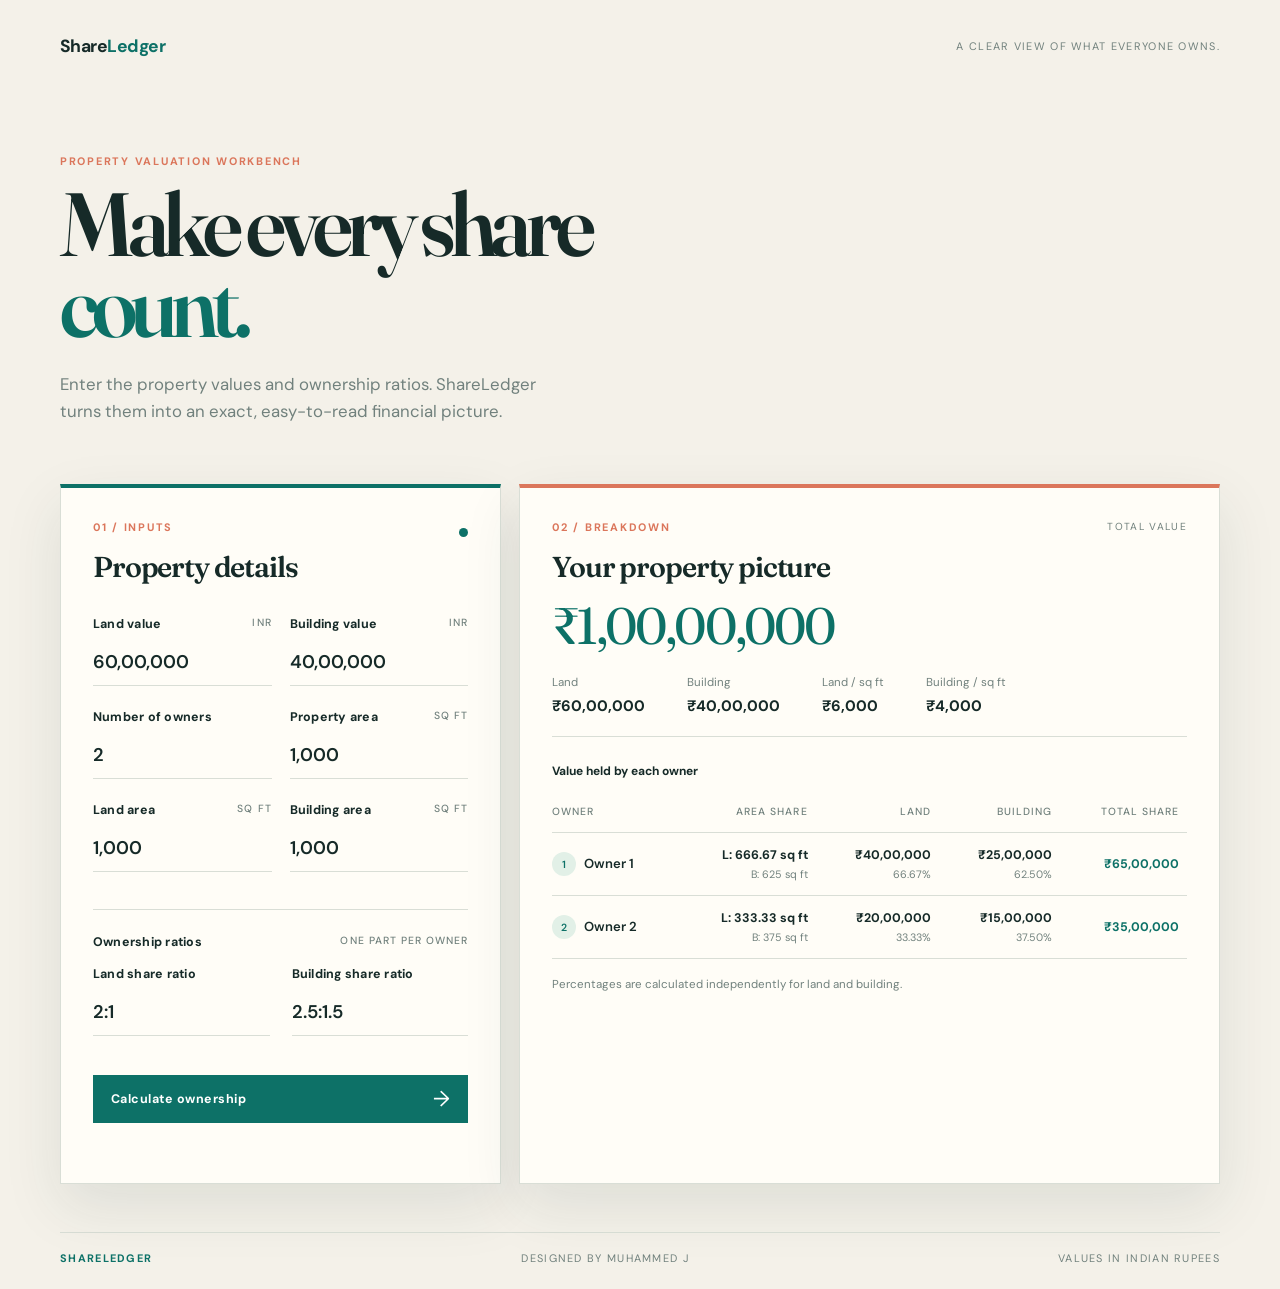
<file: app/index.html>
<!doctype html>
<html lang="en-IN">
<head>
  <meta charset="utf-8">
  <meta name="viewport" content="width=device-width, initial-scale=1">
  <meta name="description" content="Calculate property valuation and ownership splits in Indian rupees.">
  <title>ShareLedger | Property split calculator</title>
  <link rel="preconnect" href="https://fonts.googleapis.com">
  <link rel="preconnect" href="https://fonts.gstatic.com" crossorigin>
  <link href="https://fonts.googleapis.com/css2?family=DM+Sans:wght@400;500;600;700&family=Fraunces:opsz,wght@9..144,600;9..144,700&display=swap" rel="stylesheet">
  <link rel="stylesheet" href="styles.css">
</head>
<body>
  <main class="page-shell">
    <header class="site-header">
      <a class="brand" href="./">Share<span>Ledger</span></a>
      <p class="header-note">A clear view of what everyone owns.</p>
    </header>

    <section class="intro" aria-labelledby="page-title">
      <p class="eyebrow">PROPERTY VALUATION WORKBENCH</p>
      <h1 id="page-title">Make every share<br><em>count.</em></h1>
      <p class="intro-copy">Enter the property values and ownership ratios. ShareLedger turns them into an exact, easy-to-read financial picture.</p>
    </section>

    <section class="workspace" aria-label="Property split calculator">
      <form id="calculator-form" class="input-panel" novalidate>
        <div class="panel-heading">
          <div>
            <p class="section-kicker">01 / INPUTS</p>
            <h2>Property details</h2>
          </div>
          <span class="status-dot" aria-hidden="true"></span>
        </div>

        <div class="field-grid">
          <label class="field">
            <span>Land value <small>INR</small></span>
            <input id="land-value" name="landValue" type="text" inputmode="decimal" placeholder="60,00,000" value="60,00,000" required>
            <span class="field-error" data-error-for="land-value"></span>
          </label>
          <label class="field">
            <span>Building value <small>INR</small></span>
            <input id="building-value" name="buildingValue" type="text" inputmode="decimal" placeholder="40,00,000" value="40,00,000" required>
            <span class="field-error" data-error-for="building-value"></span>
          </label>
          <label class="field field-small">
            <span>Number of owners</span>
            <input id="owner-count" name="ownerCount" type="number" min="1" step="1" value="2" required>
            <span class="field-error" data-error-for="owner-count"></span>
          </label>
          <label class="field field-small">
            <span>Property area <small>SQ FT</small></span>
            <input id="square-feet" name="squareFeet" type="text" inputmode="decimal" placeholder="1,000" value="1,000" required>
            <span class="field-error" data-error-for="square-feet"></span>
          </label>
          <label class="field field-small">
            <span>Land area <small>SQ FT</small></span>
            <input id="land-square-feet" name="landSquareFeet" type="text" inputmode="decimal" placeholder="1,000" value="1,000" required>
            <span class="field-error" data-error-for="land-square-feet"></span>
          </label>
          <label class="field field-small">
            <span>Building area <small>SQ FT</small></span>
            <input id="building-square-feet" name="buildingSquareFeet" type="text" inputmode="decimal" placeholder="1,000" value="1,000" required>
            <span class="field-error" data-error-for="building-square-feet"></span>
          </label>
        </div>

        <div class="ratio-block">
          <div class="ratio-title"><span>Ownership ratios</span><small>one part per owner</small></div>
          <div class="field-grid ratio-grid">
            <label class="field">
              <span>Land share ratio</span>
              <input id="land-ratio" name="landRatio" type="text" placeholder="2:1" value="2:1" required>
              <span class="field-error" data-error-for="land-ratio"></span>
            </label>
            <label class="field">
              <span>Building share ratio</span>
              <input id="building-ratio" name="buildingRatio" type="text" placeholder="2.5:1.5" value="2.5:1.5" required>
              <span class="field-error" data-error-for="building-ratio"></span>
            </label>
          </div>
        </div>

        <button class="calculate-button" type="submit">Calculate ownership <span aria-hidden="true">→</span></button>
        <p class="form-message" id="form-message" role="alert"></p>
      </form>

      <section class="results-panel" aria-live="polite" aria-labelledby="results-title">
        <div class="panel-heading results-heading">
          <div>
            <p class="section-kicker">02 / BREAKDOWN</p>
            <h2 id="results-title">Your property picture</h2>
          </div>
          <span class="total-label">TOTAL VALUE</span>
        </div>

        <div class="total-value" id="total-value">₹1,00,00,000</div>
        <div class="asset-strip">
          <div><span>Land</span><strong id="land-total">₹60,00,000</strong></div>
          <div><span>Building</span><strong id="building-total">₹40,00,000</strong></div>
          <div><span>Land / sq ft</span><strong id="land-amount-per-square-foot">₹6,000</strong></div>
          <div><span>Building / sq ft</span><strong id="building-amount-per-square-foot">₹4,000</strong></div>
        </div>

        <div class="table-wrap">
          <table>
            <caption>Value held by each owner</caption>
            <thead>
                      <tr><th scope="col">Owner</th><th scope="col">Area share</th><th scope="col">Land</th><th scope="col">Building</th><th scope="col">Total share</th></tr>
            </thead>
            <tbody id="results-body"></tbody>
          </table>
        </div>
        <p class="table-note">Percentages are calculated independently for land and building.</p>
      </section>
    </section>

    <footer><span>SHARELEDGER</span><span>Designed by Muhammed J</span><span>VALUES IN INDIAN RUPEES</span></footer>
  </main>
  <script src="calculations.js"></script>
  <script src="app.js"></script>
</body>
</html>
</file>
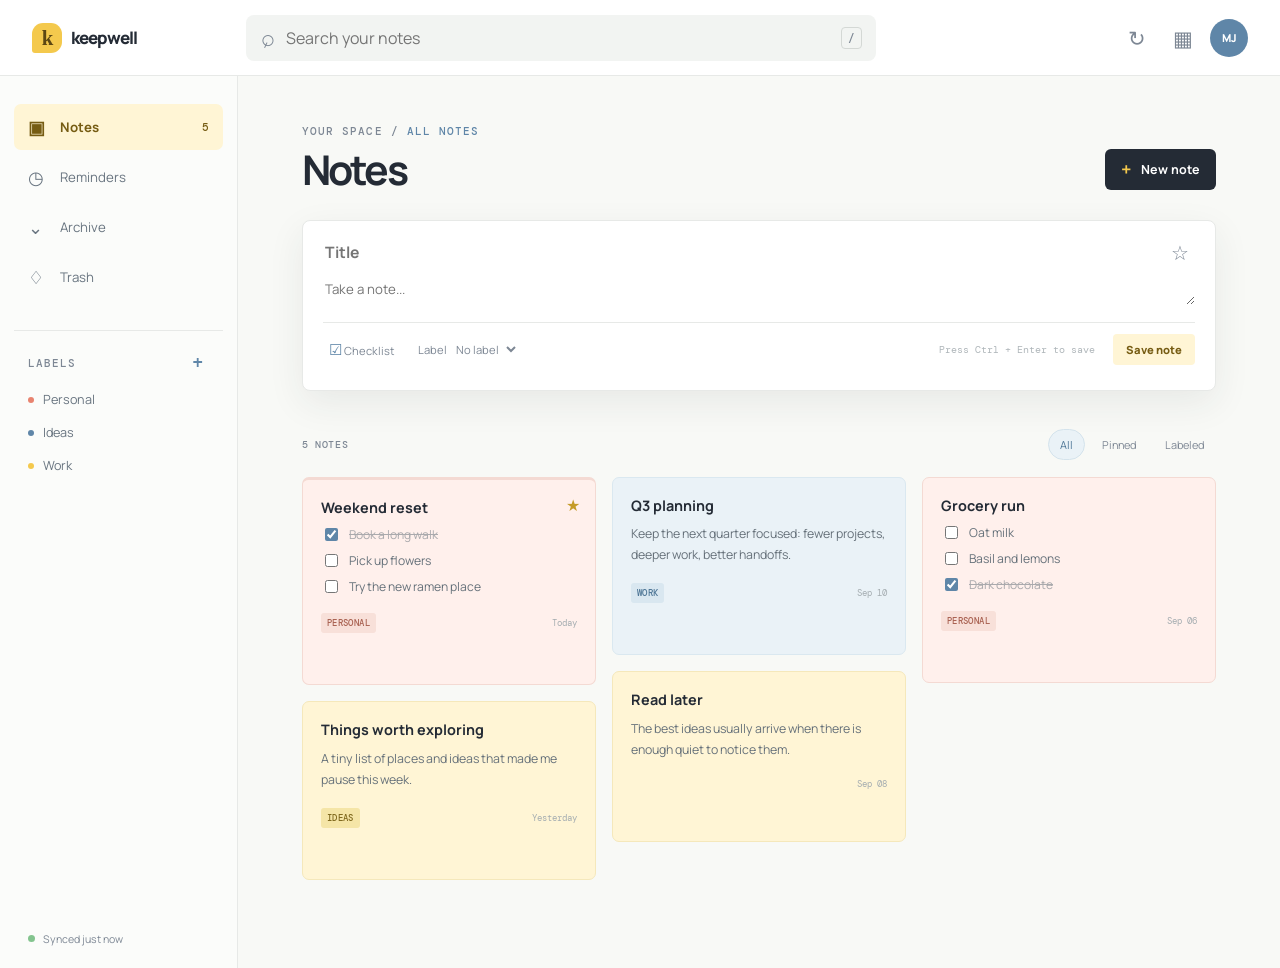
<file: app2/index.html>
<!doctype html>
<html lang="en">
<head>
	<meta charset="utf-8">
	<meta name="viewport" content="width=device-width, initial-scale=1">
	<meta name="description" content="A calm, colorful space for notes and to-dos.">
	<title>Keepwell | Notes and to-dos</title>
	<link rel="preconnect" href="https://fonts.googleapis.com">
	<link rel="preconnect" href="https://fonts.gstatic.com" crossorigin>
	<link href="https://fonts.googleapis.com/css2?family=DM+Mono:wght@400;500&family=Manrope:wght@400;500;600;700;800&display=swap" rel="stylesheet">
	<link rel="stylesheet" href="styles.css">
</head>
<body>
	<div class="app-shell">
		<header class="topbar">
			<button class="icon-button menu-button" id="menu-button" aria-label="Toggle navigation" title="Toggle navigation">☰</button>
			<a class="wordmark" href="./" aria-label="Keepwell home"><span class="wordmark-mark">k</span>keepwell</a>
			<label class="search-box" for="search-input">
				<span aria-hidden="true">⌕</span>
				<input id="search-input" type="search" placeholder="Search your notes" autocomplete="off">
				<kbd>/</kbd>
			</label>
			<div class="top-actions">
				<button class="icon-button" id="refresh-button" aria-label="Refresh notes" title="Refresh notes">↻</button>
				<button class="icon-button" id="view-button" aria-label="Switch note layout" title="Switch note layout">▦</button>
				<button class="avatar" aria-label="Open profile" title="Profile">MJ</button>
			</div>
		</header>

		<div class="app-body">
			<aside class="sidebar" id="sidebar">
				<nav aria-label="Notes navigation">
					<button class="nav-item active" data-view="notes"><span class="nav-icon">▣</span><span>Notes</span><strong id="notes-count">0</strong></button>
					<button class="nav-item" data-view="reminders"><span class="nav-icon">◷</span><span>Reminders</span></button>
					<button class="nav-item" data-view="archive"><span class="nav-icon">⌄</span><span>Archive</span></button>
					<button class="nav-item" data-view="trash"><span class="nav-icon">♢</span><span>Trash</span></button>
				</nav>
				<div class="sidebar-section">
					<div class="sidebar-heading"><span>Labels</span><button class="text-button" id="add-label-button" type="button">+</button></div>
					<div id="labels-list" class="labels-list"></div>
				</div>
				<div class="sidebar-footer"><span class="status-light"></span><span>Synced just now</span></div>
			</aside>

			<main class="main-content">
				<div class="content-heading">
					<div>
						<p class="eyebrow">YOUR SPACE / <span id="view-kicker">ALL NOTES</span></p>
						<h1 id="page-title">Notes</h1>
					</div>
					<button class="new-note-button" id="focus-composer" type="button"><span>+</span> New note</button>
				</div>

				<form class="composer" id="composer-form">
					<div class="composer-top"><input id="note-title" type="text" maxlength="80" placeholder="Title" aria-label="Note title"><button class="pin-toggle" id="composer-pin" type="button" aria-label="Pin note" title="Pin note">☆</button></div>
					<textarea id="note-content" rows="1" placeholder="Take a note..." aria-label="Note content"></textarea>
					<div class="composer-options">
						<button type="button" class="option-button" id="checklist-toggle"><span>☑</span> Checklist</button>
						<label class="label-select"><span>Label</span><select id="note-label"><option value="">No label</option><option value="Work">Work</option><option value="Personal">Personal</option><option value="Ideas">Ideas</option></select></label>
						<span class="composer-hint">Press Ctrl + Enter to save</span>
						<button class="save-button" type="submit">Save note</button>
					</div>
					<div class="checklist-editor" id="checklist-editor" hidden></div>
				</form>

				<div class="toolbar"><div class="result-count" id="result-count"></div><div class="filter-chips"><button class="filter-chip active" data-filter="all" type="button">All</button><button class="filter-chip" data-filter="pinned" type="button">Pinned</button><button class="filter-chip" data-filter="label" type="button">Labeled</button></div></div>
				<section class="notes-board" id="notes-board" aria-live="polite"></section>
				<div class="empty-state" id="empty-state" hidden><div class="empty-icon">⌁</div><h2 id="empty-title">Nothing here yet</h2><p id="empty-copy">Capture a thought, make a list, or save an idea for later.</p></div>
			</main>
		</div>
	</div>
	<div class="toast" id="toast" role="status" aria-live="polite"></div>
	<script src="app.js"></script>
</body>
</html>
</file>
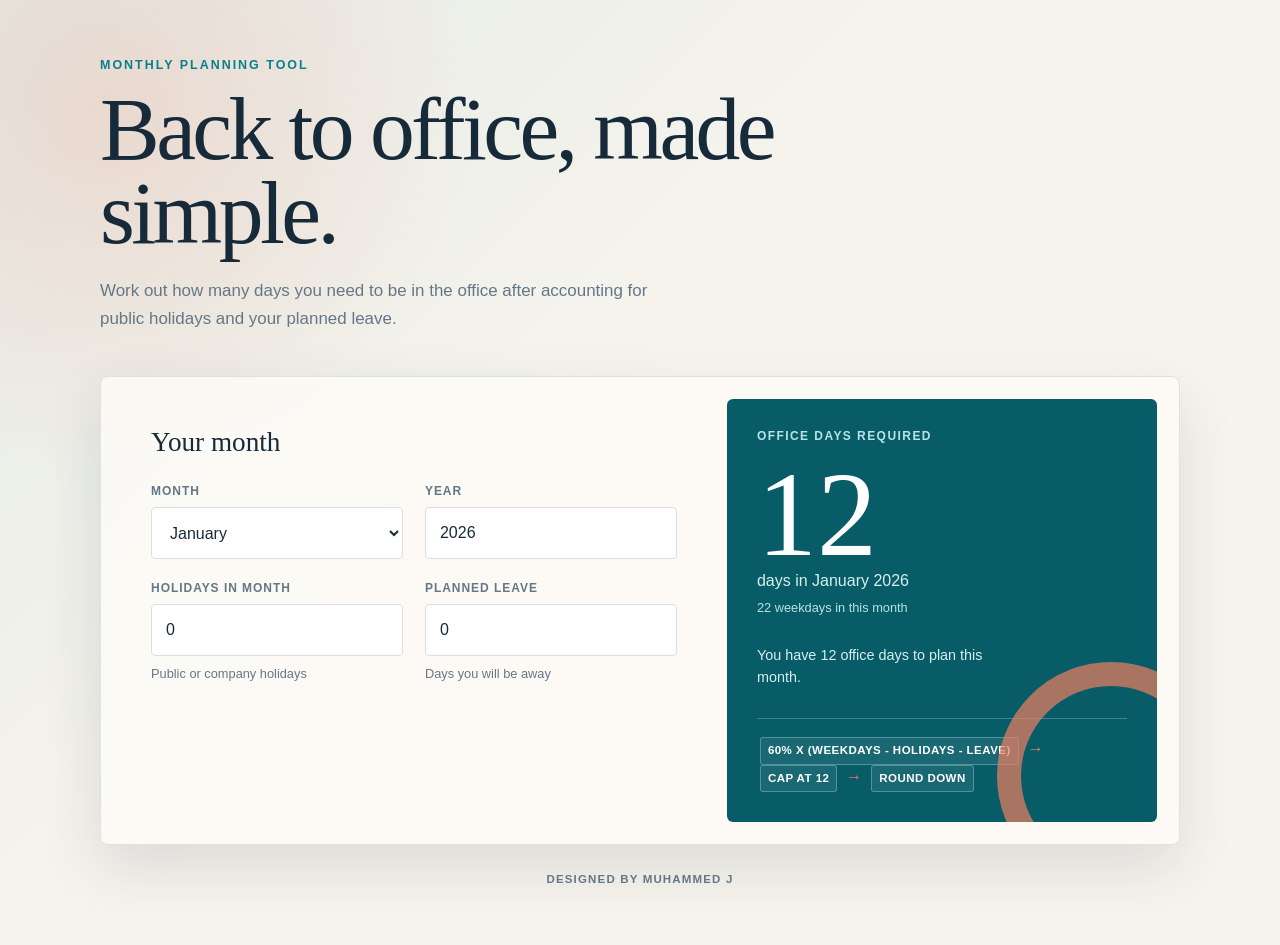
<file: app3/index.html>
<!DOCTYPE html>
<html lang="en">
<head>
	<meta charset="UTF-8">
	<meta name="viewport" content="width=device-width, initial-scale=1.0">
	<title>Back to Office Calculator</title>
	<style>
		:root {
			--ink: #172a3a;
			--muted: #647787;
			--paper: #f7f4ed;
			--panel: #fffdf8;
			--line: #d8e0df;
			--teal: #087f8c;
			--teal-dark: #075c68;
			--coral: #f07f61;
			--shadow: 0 24px 60px rgba(23, 42, 58, 0.12);
		}

		* { box-sizing: border-box; }

		body {
			margin: 0;
			min-height: 100vh;
			color: var(--ink);
			font-family: Georgia, "Times New Roman", serif;
			background: var(--paper);
			background-image: radial-gradient(circle at 9% 12%, rgba(240, 127, 97, 0.18), transparent 25%),
				linear-gradient(135deg, rgba(8, 127, 140, 0.08), transparent 48%);
		}

		.page {
			width: min(1080px, calc(100% - 40px));
			margin: 0 auto;
			padding: 58px 0;
		}

		.eyebrow {
			margin: 0 0 14px;
			color: var(--teal);
			font: 700 0.78rem/1.2 Arial, sans-serif;
			letter-spacing: 0.16em;
			text-transform: uppercase;
			animation: fade-slide 600ms ease-out both;
		}

		h1 {
			max-width: 680px;
			margin: 0;
			font-size: clamp(2.7rem, 7vw, 5.6rem);
			font-weight: 400;
			line-height: 0.94;
			letter-spacing: -0.04em;
			animation: fade-slide 700ms 80ms ease-out both;
		}

		.intro {
			max-width: 570px;
			margin: 22px 0 44px;
			color: var(--muted);
			font: 1.06rem/1.6 Arial, sans-serif;
			animation: fade-slide 700ms 160ms ease-out both;
		}

		.calculator {
			display: grid;
			grid-template-columns: minmax(0, 1.15fr) minmax(280px, 0.85fr);
			gap: 22px;
			padding: 22px;
			border: 1px solid rgba(216, 224, 223, 0.9);
			border-radius: 8px;
			background: rgba(255, 253, 248, 0.75);
			box-shadow: var(--shadow);
			animation: rise 650ms ease-out both;
		}

		.form-panel {
			padding: 28px;
			animation: fade-slide 700ms 260ms ease-out both;
		}

		.section-title {
			margin: 0 0 26px;
			font-size: 1.7rem;
			font-weight: 400;
		}

		.fields {
			display: grid;
			grid-template-columns: 1fr 1fr;
			gap: 22px;
		}

		label {
			display: block;
			margin-bottom: 9px;
			color: var(--muted);
			font: 700 0.75rem/1.2 Arial, sans-serif;
			letter-spacing: 0.08em;
			text-transform: uppercase;
		}

		select, input {
			width: 100%;
			min-height: 52px;
			padding: 0 14px;
			border: 1px solid var(--line);
			border-radius: 4px;
			color: var(--ink);
			background: #fff;
			font: 1rem Arial, sans-serif;
		}

		select:focus, input:focus {
			outline: 3px solid rgba(8, 127, 140, 0.18);
			border-color: var(--teal);
		}

		.hint {
			margin: 9px 0 0;
			color: var(--muted);
			font: 0.8rem/1.4 Arial, sans-serif;
		}

		.result {
			display: flex;
			min-height: 310px;
			flex-direction: column;
			justify-content: space-between;
			padding: 30px;
			border-radius: 6px;
			color: #fff;
			background: var(--teal-dark);
			overflow: hidden;
			position: relative;
			animation: fade-slide 700ms 360ms ease-out both, breathe 7s 1.1s ease-in-out infinite;
		}

		.result::after {
			width: 180px;
			height: 180px;
			content: "";
			position: absolute;
			right: -68px;
			bottom: -68px;
			border: 24px solid rgba(240, 127, 97, 0.7);
			border-radius: 50%;
		}

		.result-label {
			margin: 0;
			color: #b8e3e4;
			font: 700 0.75rem/1.2 Arial, sans-serif;
			letter-spacing: 0.12em;
			text-transform: uppercase;
		}

		.number {
			margin: 18px 0 3px;
			font-size: clamp(4.5rem, 11vw, 7.5rem);
			font-weight: 400;
			line-height: 0.9;
			transition: color 220ms ease, transform 220ms ease;
		}

		.number.changed {
			animation: number-pop 300ms ease-out;
		}

		.unit {
			margin: 0;
			color: #d7f0ef;
			font: 1rem Arial, sans-serif;
		}

		.weekday-total {
			margin: 10px 0 0;
			color: #b8e3e4;
			font: 0.8rem Arial, sans-serif;
		}

		.summary {
			max-width: 260px;
			margin: 30px 0 0;
			color: #d7f0ef;
			font: 0.9rem/1.5 Arial, sans-serif;
		}

		.credit {
			margin: 28px 0 0;
			color: var(--muted);
			font: 700 0.72rem/1.2 Arial, sans-serif;
			letter-spacing: 0.1em;
			text-align: center;
			text-transform: uppercase;
			animation: fade-slide 700ms 520ms ease-out both;
		}

		.formula {
			margin: 30px 0 0;
			padding-top: 18px;
			border-top: 1px solid rgba(215, 240, 239, 0.28);
			color: #b8e3e4;
			font: 700 0.72rem/1.5 Arial, sans-serif;
			letter-spacing: 0.04em;
			text-transform: uppercase;
		}

		.formula strong {
			display: inline-block;
			margin: 0 3px;
			padding: 4px 7px;
			border: 1px solid rgba(184, 227, 228, 0.35);
			border-radius: 3px;
			color: #fff;
			background: rgba(255, 255, 255, 0.08);
			font-weight: 700;
		}

		.formula .operator {
			margin: 0 2px;
			color: var(--coral);
			font-size: 1rem;
		}

		@keyframes rise {
			from { opacity: 0; transform: translateY(14px); }
			to { opacity: 1; transform: translateY(0); }
		}

		@keyframes fade-slide {
			from { opacity: 0; transform: translateY(10px); }
			to { opacity: 1; transform: translateY(0); }
		}

		@keyframes breathe {
			0%, 100% { box-shadow: 0 24px 60px rgba(23, 42, 58, 0.12); }
			50% { box-shadow: 0 28px 68px rgba(8, 127, 140, 0.2); }
		}

		@keyframes number-pop {
			0% { transform: scale(1); }
			45% { color: var(--coral); transform: scale(1.08); }
			100% { color: #fff; transform: scale(1); }
		}

		@media (prefers-reduced-motion: reduce) {
			*, *::before, *::after {
				animation-duration: 0.01ms !important;
				animation-iteration-count: 1 !important;
				scroll-behavior: auto !important;
				transition-duration: 0.01ms !important;
			}
		}

		@media (max-width: 720px) {
			.page { width: min(100% - 28px, 560px); padding: 36px 0; }
			.calculator { grid-template-columns: 1fr; padding: 10px; }
			.form-panel { padding: 20px 14px 24px; }
			.fields { grid-template-columns: 1fr; gap: 18px; }
			.result { min-height: 280px; padding: 26px; }
		}
	</style>
</head>
<body>
	<main class="page">
		<p class="eyebrow">Monthly planning tool</p>
		<h1>Back to office, made simple.</h1>
		<p class="intro">Work out how many days you need to be in the office after accounting for public holidays and your planned leave.</p>

		<section class="calculator" aria-label="Back to office calculator">
			<form class="form-panel" id="office-form">
				<h2 class="section-title">Your month</h2>
				<div class="fields">
					<div>
						<label for="month">Month</label>
						<select id="month" name="month">
							<option>January</option>
							<option>February</option>
							<option>March</option>
							<option>April</option>
							<option>May</option>
							<option>June</option>
							<option>July</option>
							<option>August</option>
							<option>September</option>
							<option>October</option>
							<option>November</option>
							<option>December</option>
						</select>
					</div>
					<div>
						<label for="year">Year</label>
						<input id="year" name="year" type="number" min="2020" max="2100" value="2026">
					</div>
					<div>
						<label for="holidays">Holidays in month</label>
						<input id="holidays" name="holidays" type="number" min="0" max="12" value="0">
						<p class="hint">Public or company holidays</p>
					</div>
					<div>
						<label for="leave">Planned leave</label>
						<input id="leave" name="leave" type="number" min="0" max="12" value="0">
						<p class="hint">Days you will be away</p>
					</div>
				</div>
			</form>

			<aside class="result" aria-live="polite">
				<div>
					<p class="result-label">Office days required</p>
					<p class="number" id="office-days">12</p>
					<p class="unit">days in <span id="selected-month">January</span> <span id="selected-year">2026</span></p>
					<p class="weekday-total"><span id="weekdays-count">22</span> weekdays in this month</p>
					<p class="summary" id="summary">You have 12 office days to plan this month.</p>
				</div>
					<p class="formula" aria-label="Calculation formula">
						<strong>60% x (weekdays - holidays - leave)</strong>
						<span class="operator">→</span>
						<strong>cap at 12</strong>
						<span class="operator">→</span>
						<strong>round down</strong>
					</p>
			</aside>
		</section>
		<p class="credit">Designed by Muhammed J</p>
	</main>

	<script>
		const form = document.querySelector("#office-form");
		const month = document.querySelector("#month");
		const year = document.querySelector("#year");
		const holidays = document.querySelector("#holidays");
		const leave = document.querySelector("#leave");
		const officeDays = document.querySelector("#office-days");
		const selectedMonth = document.querySelector("#selected-month");
		const selectedYear = document.querySelector("#selected-year");
		const weekdaysCount = document.querySelector("#weekdays-count");
		const summary = document.querySelector("#summary");

		function updateResult() {
			const holidayDays = Math.max(0, Number(holidays.value) || 0);
			const leaveDays = Math.max(0, Number(leave.value) || 0);
			const selectedYearValue = Number(year.value) || 2026;
			const daysInMonth = new Date(Date.UTC(selectedYearValue, month.selectedIndex + 1, 0)).getUTCDate();
			let weekdaysInMonth = 0;
			for (let day = 1; day <= daysInMonth; day += 1) {
				const weekday = new Date(Date.UTC(selectedYearValue, month.selectedIndex, day)).getUTCDay();
				if (weekday !== 0 && weekday !== 6) weekdaysInMonth += 1;
			}
			const availableWeekdays = Math.max(0, weekdaysInMonth - holidayDays - leaveDays);
			const requiredDays = Math.min(12, Math.floor(availableWeekdays * 0.6));

			const previousDays = officeDays.textContent;
			officeDays.textContent = requiredDays;
			if (previousDays !== String(requiredDays)) {
				officeDays.classList.remove("changed");
				void officeDays.offsetWidth;
				officeDays.classList.add("changed");
			}
			selectedMonth.textContent = month.value;
			selectedYear.textContent = year.value || "the selected year";
			weekdaysCount.textContent = weekdaysInMonth;
			summary.textContent = requiredDays === 1
				? "You have 1 office day to plan this month."
				: `You have ${requiredDays} office days to plan this month.`;
		}

		form.addEventListener("input", updateResult);
		form.addEventListener("change", updateResult);
		updateResult();
	</script>
</body>
</html>
</file>
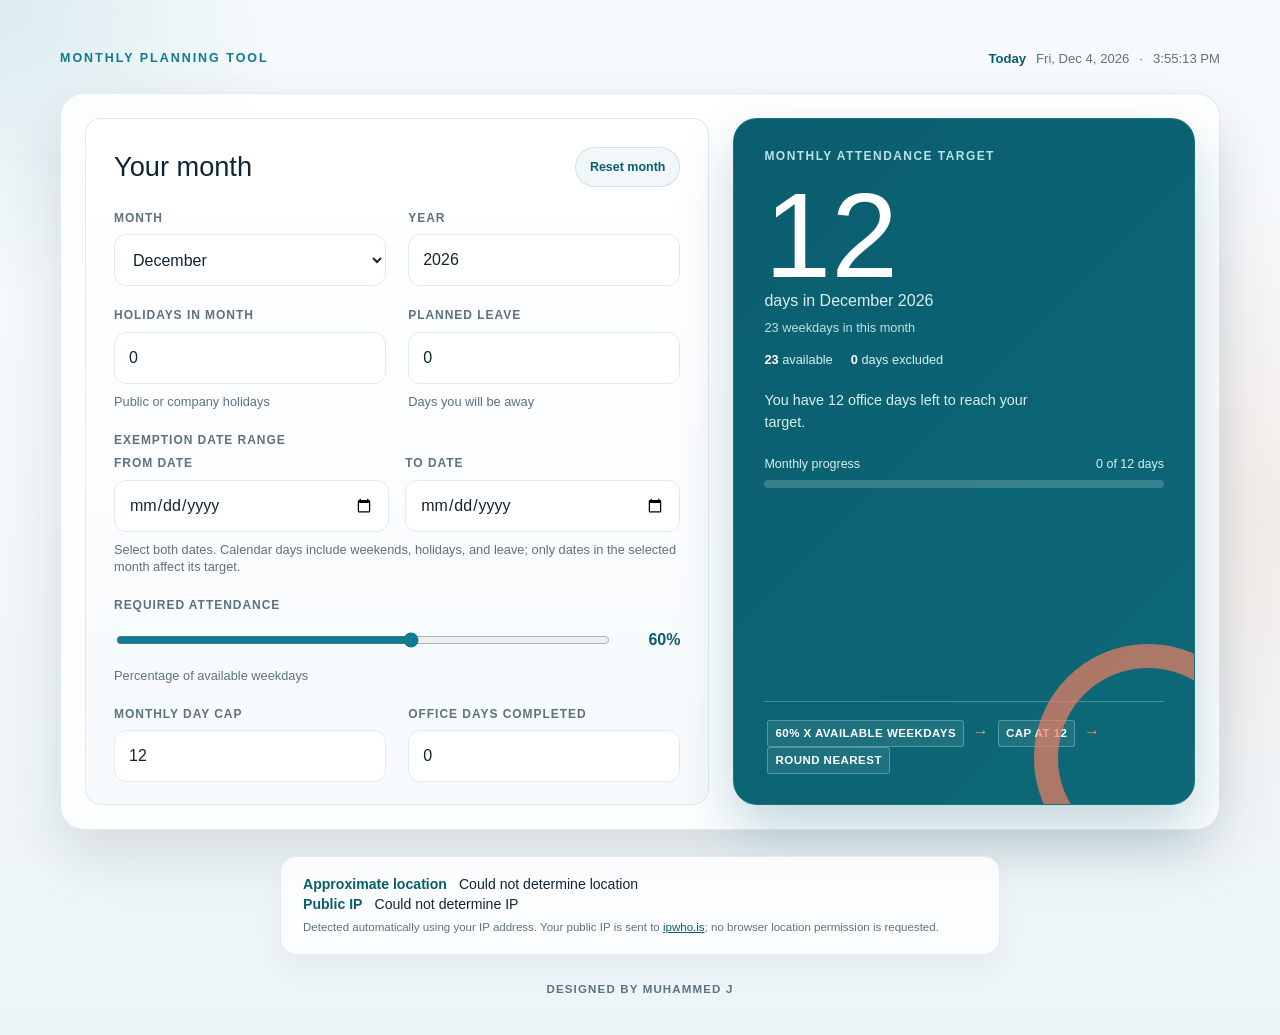
<file: bto/index.html>
<!DOCTYPE html>
<html lang="en">
<head>
	<meta charset="UTF-8">
	<meta name="viewport" content="width=device-width, initial-scale=1.0">
	<meta http-equiv="Cache-Control" content="no-cache, no-store, must-revalidate">
	<meta http-equiv="Pragma" content="no-cache">
	<meta http-equiv="Expires" content="0">
		<title>Office Attendance Planner</title>
	<style>
		:root {
			--ink: #102534;
			--muted: #5d7280;
			--paper: #f3f7fb;
			--panel: #ffffff;
			--line: #dfeaf1;
			--teal: #0d7c8e;
			--teal-dark: #0a5d6f;
			--teal-soft: rgba(13, 124, 142, 0.09);
			--coral: #f39a68;
			--coral-soft: rgba(243, 154, 104, 0.15);
			--shadow: 0 24px 60px rgba(13, 35, 48, 0.12);
			--radius-lg: 24px;
			--radius-md: 16px;
			--radius-sm: 12px;
		}

		* { box-sizing: border-box; }

		body {
			margin: 0;
			min-height: 100vh;
			color: var(--ink);
			font-family: "Segoe UI", Arial, sans-serif;
			background:
				radial-gradient(circle at top left, rgba(13, 124, 142, 0.12), transparent 18%),
				radial-gradient(circle at right center, rgba(243, 154, 104, 0.12), transparent 24%),
				linear-gradient(180deg, #f8fbfd 0%, #edf4f7 100%);
		}

		.page {
			width: min(1160px, calc(100% - 40px));
			margin: 0 auto;
			padding: 50px 0 38px;
		}

		.eyebrow {
			margin: 0 0 14px;
			color: var(--teal);
			font: 700 0.78rem/1.2 Arial, sans-serif;
			letter-spacing: 0.16em;
			text-transform: uppercase;
			animation: fade-slide 600ms ease-out both;
		}

		.topline {
			display: flex;
			align-items: center;
			justify-content: space-between;
			gap: 18px;
			margin-bottom: 26px;
		}

		.topline .eyebrow { margin: 0; }

		.today-clock {
			display: flex;
			align-items: baseline;
			gap: 10px;
			color: var(--muted);
			font: 500 0.82rem/1.3 Arial, sans-serif;
			white-space: nowrap;
			animation: fade-slide 600ms 100ms ease-out both;
		}

		.today-label {
			color: var(--teal-dark);
			font-weight: 700;
		}

		.today-clock time { font-variant-numeric: tabular-nums; }

		.calculator {
			display: grid;
			grid-template-columns: minmax(0, 1.15fr) minmax(300px, 0.85fr);
			gap: 24px;
			padding: 24px;
			border: 1px solid rgba(223, 232, 235, 0.9);
			border-radius: var(--radius-lg);
			background: rgba(255, 255, 255, 0.85);
			backdrop-filter: blur(8px);
			box-shadow: var(--shadow);
			animation: rise 650ms ease-out both;
		}

		.form-panel {
			padding: 28px 28px 22px;
			border: 1px solid rgba(223, 232, 235, 0.9);
			border-radius: var(--radius-md);
			background: linear-gradient(180deg, rgba(255,255,255,0.96), rgba(246, 250, 252, 0.96));
			box-shadow: inset 0 1px 0 rgba(255, 255, 255, 0.8);
			animation: fade-slide 700ms 260ms ease-out both;
		}

		.section-title {
			margin: 0 0 26px;
			font-size: 1.7rem;
			font-weight: 400;
		}

		.fields {
			display: grid;
			grid-template-columns: 1fr 1fr;
			gap: 22px;
		}

		.fields > div {
			animation: field-arrive 500ms both;
		}

		.fields > div:nth-child(1) { animation-delay: 100ms; }
		.fields > div:nth-child(2) { animation-delay: 150ms; }
		.fields > div:nth-child(3) { animation-delay: 200ms; }
		.fields > div:nth-child(4) { animation-delay: 250ms; }
		.fields > div:nth-child(5) { animation-delay: 300ms; }
		.fields > div:nth-child(6) { animation-delay: 350ms; }
		.fields > div:nth-child(7) { animation-delay: 400ms; }

		.form-heading {
			display: flex;
			align-items: center;
			justify-content: space-between;
			gap: 16px;
			margin-bottom: 24px;
		}

		.form-heading .section-title { margin: 0; }

		.text-button {
			min-height: 40px;
			padding: 0 14px;
			border: 1px solid rgba(13, 124, 142, 0.16);
			border-radius: 999px;
			color: var(--teal-dark);
			background: rgba(13, 124, 142, 0.05);
			font: 700 0.78rem Arial, sans-serif;
			cursor: pointer;
			transition: all 180ms ease;
		}

		.text-button:hover { border-color: var(--teal); background: rgba(10, 122, 141, 0.09); transform: translateY(-1px); }
		.text-button:focus-visible { outline: 3px solid rgba(8, 127, 140, 0.18); }

		.field-wide { grid-column: 1 / -1; }

		.date-range {
			display: grid;
			grid-template-columns: 1fr 1fr;
			gap: 16px;
		}

		.range-row {
			display: flex;
			align-items: center;
			gap: 14px;
		}

		input[type="range"] {
			min-height: 32px;
			padding: 0;
			accent-color: var(--teal);
		}

		.range-value {
			min-width: 54px;
			color: var(--teal-dark);
			font: 700 1rem Arial, sans-serif;
			text-align: right;
		}

		label {
			display: block;
			margin-bottom: 9px;
			color: var(--muted);
			font: 700 0.75rem/1.2 Arial, sans-serif;
			letter-spacing: 0.08em;
			text-transform: uppercase;
		}

		select, input {
			width: 100%;
			min-height: 52px;
			padding: 0 14px;
			border: 1px solid var(--line);
			border-radius: var(--radius-sm);
			color: var(--ink);
			background: #fff;
			font: 1rem Arial, sans-serif;
			box-shadow: inset 0 1px 2px rgba(18, 34, 50, 0.02);
			transition: border-color 180ms ease, box-shadow 180ms ease, transform 180ms ease;
		}

		select:focus, input:focus {
			outline: none;
			border-color: var(--teal);
			box-shadow: 0 0 0 4px rgba(10, 122, 141, 0.1);
		}

		.hint {
			margin: 9px 0 0;
			color: var(--muted);
			font: 0.8rem/1.4 Arial, sans-serif;
		}

		.result {
			display: flex;
			min-height: 390px;
			flex-direction: column;
			justify-content: space-between;
			padding: 30px;
			border-radius: var(--radius-lg);
			color: #fff;
			background: linear-gradient(135deg, var(--teal-dark) 0%, #0c6978 100%);
			overflow: hidden;
			position: relative;
			border: 1px solid rgba(255,255,255,0.08);
			box-shadow: 0 24px 54px rgba(11, 93, 111, 0.24);
			animation: fade-slide 700ms 360ms ease-out both, breathe 7s 1.1s ease-in-out infinite;
		}

		.result::after {
			width: 180px;
			height: 180px;
			content: "";
			position: absolute;
			right: -68px;
			bottom: -68px;
			border: 24px solid rgba(240, 127, 97, 0.7);
			border-radius: 50%;
			animation: accent-drift 8s ease-in-out infinite;
		}

		.result-label {
			margin: 0;
			color: #b8e3e4;
			font: 700 0.75rem/1.2 Arial, sans-serif;
			letter-spacing: 0.12em;
			text-transform: uppercase;
		}

		.number {
			margin: 18px 0 3px;
			font-size: clamp(4.5rem, 11vw, 7.5rem);
			font-weight: 400;
			line-height: 0.9;
			transition: color 220ms ease, transform 220ms ease;
		}

		.number.changed {
			animation: number-pop 300ms ease-out;
		}

		.unit {
			margin: 0;
			color: #d7f0ef;
			font: 1rem Arial, sans-serif;
		}

		.weekday-total {
			margin: 10px 0 0;
			color: #b8e3e4;
			font: 0.8rem Arial, sans-serif;
		}

		.breakdown {
			display: flex;
			flex-wrap: wrap;
			gap: 8px 18px;
			margin: 16px 0 0;
			color: #d7f0ef;
			font: 0.8rem/1.4 Arial, sans-serif;
		}

		.breakdown strong { color: #fff; }

		.summary {
			max-width: 300px;
			margin: 21px 0 0;
			color: #d7f0ef;
			font: 0.9rem/1.5 Arial, sans-serif;
		}

		.progress-block {
			margin-top: 23px;
			font-family: Arial, sans-serif;
		}

		.progress-heading {
			display: flex;
			justify-content: space-between;
			gap: 12px;
			margin-bottom: 9px;
			color: #d7f0ef;
			font-size: 0.78rem;
		}

		.progress-track {
			height: 8px;
			border-radius: 99px;
			background: rgba(255, 255, 255, 0.18);
			overflow: hidden;
			isolation: isolate;
		}

		.progress-fill {
			position: relative;
			width: 0;
			height: 100%;
			border-radius: inherit;
			background: var(--coral);
			transition: width 650ms cubic-bezier(0.22, 1, 0.36, 1);
		}

		.progress-fill::after {
			position: absolute;
			inset: 0;
			content: "";
			background: linear-gradient(100deg, transparent 15%, rgba(255, 255, 255, 0.45) 50%, transparent 85%);
			transform: translateX(-100%);
			animation: progress-sheen 2.8s 700ms ease-in-out infinite;
		}

		.location-footer {
			display: flex;
			align-items: center;
			justify-content: space-between;
			gap: 20px;
			max-width: 720px;
			margin: 26px auto 0;
			padding: 18px 22px;
			border: 1px solid rgba(223, 232, 235, 0.9);
			border-radius: var(--radius-md);
			background: rgba(255,255,255,0.82);
			box-shadow: 0 14px 28px rgba(18,34,50,0.04);
			animation: fade-slide 700ms 460ms ease-out both;
		}

		.location-title {
			display: flex;
			flex-wrap: wrap;
			align-items: baseline;
			gap: 8px 12px;
			margin: 0;
			font: 0.88rem/1.4 Arial, sans-serif;
		}

		.location-label {
			color: var(--teal-dark);
			font-weight: 700;
		}

		.location-value { color: var(--ink); }

		.location-note {
			margin: 5px 0 0;
			color: var(--muted);
			font: 0.72rem/1.45 Arial, sans-serif;
		}

		.location-note a { color: var(--teal-dark); }

		.text-button:disabled { cursor: wait; opacity: 0.65; }

		.credit {
			margin: 28px 0 0;
			color: var(--muted);
			font: 700 0.72rem/1.2 Arial, sans-serif;
			letter-spacing: 0.1em;
			text-align: center;
			text-transform: uppercase;
			animation: fade-slide 700ms 520ms ease-out both;
		}

		.formula {
			margin: 22px 0 0;
			padding-top: 18px;
			border-top: 1px solid rgba(215, 240, 239, 0.28);
			color: #b8e3e4;
			font: 700 0.72rem/1.5 Arial, sans-serif;
			letter-spacing: 0.04em;
			text-transform: uppercase;
		}

		.formula strong {
			display: inline-block;
			margin: 0 3px;
			padding: 4px 7px;
			border: 1px solid rgba(184, 227, 228, 0.35);
			border-radius: 3px;
			color: #fff;
			background: rgba(255, 255, 255, 0.08);
			font-weight: 700;
		}

		.formula .operator {
			margin: 0 2px;
			color: var(--coral);
			font-size: 1rem;
		}

		@keyframes rise {
			from { opacity: 0; transform: translateY(14px); }
			to { opacity: 1; transform: translateY(0); }
		}

		@keyframes fade-slide {
			from { opacity: 0; transform: translateY(10px); }
			to { opacity: 1; transform: translateY(0); }
		}

		@keyframes field-arrive {
			from { opacity: 0; transform: translateY(9px); }
			to { opacity: 1; transform: translateY(0); }
		}

		@keyframes accent-drift {
			0%, 100% { transform: translate(0, 0); opacity: 0.82; }
			50% { transform: translate(-12px, -10px); opacity: 1; }
		}

		@keyframes progress-sheen {
			0%, 30% { transform: translateX(-100%); }
			70%, 100% { transform: translateX(100%); }
		}

		@keyframes breathe {
			0%, 100% { box-shadow: 0 24px 60px rgba(23, 42, 58, 0.12); }
			50% { box-shadow: 0 28px 68px rgba(8, 127, 140, 0.2); }
		}

		@keyframes number-pop {
			0% { transform: scale(1); }
			45% { color: var(--coral); transform: scale(1.08); }
			100% { color: #fff; transform: scale(1); }
		}

		@media (prefers-reduced-motion: reduce) {
			*, *::before, *::after {
				animation-duration: 0.01ms !important;
				animation-iteration-count: 1 !important;
				scroll-behavior: auto !important;
				transition-duration: 0.01ms !important;
			}
		}

		@media (max-width: 720px) {
			.page { width: min(100% - 28px, 560px); padding: 36px 0; }
			.topline { align-items: flex-start; flex-direction: column; gap: 10px; }
			.calculator { grid-template-columns: 1fr; padding: 10px; }
			.form-panel { padding: 20px 14px 24px; }
			.fields { grid-template-columns: 1fr; gap: 18px; }
			.date-range { grid-template-columns: 1fr; gap: 12px; }
			.result { min-height: 350px; padding: 26px; }
		}

		@media (max-width: 430px) {
			.page { width: calc(100% - 24px); padding-top: 30px; }
			.calculator { padding: 7px; }
			.form-panel { padding: 18px 12px 22px; }
			.result { padding: 22px; }
			.formula strong { margin: 2px; }
			.location-footer { align-items: flex-start; padding: 14px 8px; }
		}
	</style>
</head>
<body>
	<main class="page">
		<div class="topline">
			<p class="eyebrow">Monthly planning tool</p>
			<div class="today-clock" aria-label="Current date and time">
				<span class="today-label">Today</span>
				<time id="today-date"></time>
				<span aria-hidden="true">·</span>
				<time id="today-time"></time>
			</div>
		</div>

		<section class="calculator" aria-label="Back to office calculator">
			<form class="form-panel" id="office-form">
				<div class="form-heading">
					<h2 class="section-title">Your month</h2>
					<button class="text-button" id="reset-month" type="button">Reset month</button>
				</div>
				<div class="fields">
					<div>
						<label for="month">Month</label>
						<select id="month" name="month">
							<option value="0">January</option>
							<option value="1">February</option>
							<option value="2">March</option>
							<option value="3">April</option>
							<option value="4">May</option>
							<option value="5">June</option>
							<option value="6">July</option>
							<option value="7">August</option>
							<option value="8">September</option>
							<option value="9">October</option>
							<option value="10">November</option>
							<option value="11">December</option>
						</select>
					</div>
					<div>
						<label for="year">Year</label>
						<input id="year" name="year" type="number" min="2020" max="2100">
					</div>
					<div>
						<label for="holidays">Holidays in month</label>
						<input id="holidays" name="holidays" type="number" min="0" max="12" value="0">
						<p class="hint">Public or company holidays</p>
					</div>
					<div>
						<label for="leave">Planned leave</label>
						<input id="leave" name="leave" type="number" min="0" max="31" value="0">
						<p class="hint">Days you will be away</p>
					</div>
					<div class="field-wide">
						<label>Exemption date range</label>
						<div class="date-range">
							<div>
								<label for="exemption-from">From date</label>
								<input id="exemption-from" name="exemption-from" type="date" aria-describedby="exemption-hint">
							</div>
							<div>
								<label for="exemption-to">To date</label>
								<input id="exemption-to" name="exemption-to" type="date" aria-describedby="exemption-hint">
							</div>
						</div>
						<p class="hint" id="exemption-hint">Select both dates. Calendar days include weekends, holidays, and leave; only dates in the selected month affect its target.</p>
					</div>
					<div class="field-wide">
						<label for="attendance">Required attendance</label>
						<div class="range-row">
							<input id="attendance" name="attendance" type="range" min="0" max="100" step="5" value="60">
							<output class="range-value" id="attendance-value" for="attendance">60%</output>
						</div>
						<p class="hint">Percentage of available weekdays</p>
					</div>
					<div>
						<label for="monthly-cap">Monthly day cap</label>
						<input id="monthly-cap" name="monthly-cap" type="number" min="0" max="31" value="12">
					</div>
					<div>
						<label for="completed">Office days completed</label>
						<input id="completed" name="completed" type="number" min="0" max="31" value="0">
					</div>
				</div>
			</form>

			<aside class="result" aria-live="polite">
				<div>
					<p class="result-label">Monthly attendance target</p>
					<p class="number" id="office-days">12</p>
					<p class="unit">days in <span id="selected-month">January</span> <span id="selected-year">2026</span></p>
					<p class="weekday-total"><span id="weekdays-count">22</span> weekdays in this month</p>
					<p class="breakdown"><span><strong id="available-days">22</strong> available</span><span><strong id="deducted-days">0</strong> days excluded</span></p>
					<p class="summary" id="summary">You have 12 office days left to reach your target.</p>
					<div class="progress-block">
						<div class="progress-heading"><span>Monthly progress</span><span id="progress-label">0 of 12 days</span></div>
						<div class="progress-track" id="progress-track" role="progressbar" aria-label="Office attendance progress" aria-valuemin="0" aria-valuemax="12" aria-valuenow="0">
							<div class="progress-fill" id="progress-fill"></div>
						</div>
					</div>
				</div>
					<p class="formula" aria-label="Calculation formula">
						<strong><span id="formula-rate">60%</span> x available weekdays</strong>
						<span class="operator">→</span>
						<strong>cap at <span id="formula-cap">12</span></strong>
						<span class="operator">→</span>
						<strong>round nearest</strong>
					</p>
			</aside>
		</section>
		<section class="location-footer" aria-label="Approximate location">
			<div>
				<p class="location-title"><span class="location-label">Approximate location</span><span class="location-value" id="location-value" aria-live="polite">Detecting...</span></p>
				<p class="location-title"><span class="location-label">Public IP</span><span class="location-value" id="public-ip" aria-live="polite">Detecting...</span></p>
				<p class="location-note">Detected automatically using your IP address. Your public IP is sent to <a href="https://ipwho.is/" target="_blank" rel="noopener noreferrer">ipwho.is</a>; no browser location permission is requested.</p>
			</div>
		</section>
		<p class="credit">Designed by Muhammed J</p>
	</main>

	<script>
		const form = document.querySelector("#office-form");
		const month = document.querySelector("#month");
		const year = document.querySelector("#year");
		const holidays = document.querySelector("#holidays");
		const leave = document.querySelector("#leave");
		const exemptionFrom = document.querySelector("#exemption-from");
		const exemptionTo = document.querySelector("#exemption-to");
		const exemptionHint = document.querySelector("#exemption-hint");
		const attendance = document.querySelector("#attendance");
		const monthlyCap = document.querySelector("#monthly-cap");
		const completed = document.querySelector("#completed");
		const officeDays = document.querySelector("#office-days");
		const selectedMonth = document.querySelector("#selected-month");
		const selectedYear = document.querySelector("#selected-year");
		const weekdaysCount = document.querySelector("#weekdays-count");
		const availableDays = document.querySelector("#available-days");
		const deductedDays = document.querySelector("#deducted-days");
		const summary = document.querySelector("#summary");
		const progressTrack = document.querySelector("#progress-track");
		const progressFill = document.querySelector("#progress-fill");
		const progressLabel = document.querySelector("#progress-label");
		const locationValue = document.querySelector("#location-value");
		const publicIp = document.querySelector("#public-ip");
		const currentDate = new Date();
		const todayDate = document.querySelector("#today-date");
		const todayTime = document.querySelector("#today-time");
		const dateFormatter = new Intl.DateTimeFormat(undefined, {
			weekday: "short",
			month: "short",
			day: "numeric",
			year: "numeric"
		});
		const timeFormatter = new Intl.DateTimeFormat(undefined, {
			hour: "numeric",
			minute: "2-digit",
			second: "2-digit"
		});

		function updateClock() {
			const now = new Date();
			todayDate.textContent = dateFormatter.format(now);
			todayDate.dateTime = `${now.getFullYear()}-${String(now.getMonth() + 1).padStart(2, "0")}-${String(now.getDate()).padStart(2, "0")}`;
			todayTime.textContent = timeFormatter.format(now);
			todayTime.dateTime = `${String(now.getHours()).padStart(2, "0")}:${String(now.getMinutes()).padStart(2, "0")}:${String(now.getSeconds()).padStart(2, "0")}`;
		}

		function countExemptionWeekdays(selectedYearValue, monthIndex, daysInMonth) {
			const fromDate = exemptionFrom.value;
			const toDate = exemptionTo.value;
			const invalidRange = Boolean(fromDate && toDate && toDate < fromDate);

			exemptionTo.min = fromDate;
			exemptionTo.setCustomValidity(invalidRange ? "End date must be on or after the start date." : "");
			exemptionTo.setAttribute("aria-invalid", String(invalidRange));

			if (!fromDate && !toDate) {
				exemptionHint.textContent = "Select both dates. Calendar days include weekends, holidays, and leave; only dates in the selected month affect its target.";
				return 0;
			}
			if (!fromDate || !toDate) {
				exemptionHint.textContent = "Select both a start and end date to apply the exemption.";
				return 0;
			}
			if (invalidRange) {
				exemptionHint.textContent = "End date must be on or after the start date.";
				return 0;
			}

			const monthPrefix = `${String(selectedYearValue).padStart(4, "0")}-${String(monthIndex + 1).padStart(2, "0")}`;
			const monthStart = `${monthPrefix}-01`;
			const monthEnd = `${monthPrefix}-${String(daysInMonth).padStart(2, "0")}`;
			const clippedStart = fromDate > monthStart ? fromDate : monthStart;
			const clippedEnd = toDate < monthEnd ? toDate : monthEnd;
			if (clippedStart > clippedEnd) {
				exemptionHint.textContent = "No exemption dates fall within the selected month.";
				return 0;
			}

			const startTime = Date.parse(`${clippedStart}T00:00:00Z`);
			const endTime = Date.parse(`${clippedEnd}T00:00:00Z`);
			let exemptionWeekdays = 0;
			for (let timestamp = startTime; timestamp <= endTime; timestamp += 86400000) {
				const weekday = new Date(timestamp).getUTCDay();
				if (weekday !== 0 && weekday !== 6) exemptionWeekdays += 1;
			}
			exemptionHint.textContent = `${exemptionWeekdays} weekdays excluded in the selected month; weekends in the range do not count against weekday availability.`;
			return exemptionWeekdays;
		}

		async function detectApproximateLocation() {
			locationValue.textContent = "Looking up location...";
			publicIp.textContent = "Looking up IP...";
			try {
				const response = await fetch("https://ipwho.is/", { cache: "no-store" });
				const data = await response.json();
				if (!response.ok || !data.success) throw new Error("Location lookup failed");
				locationValue.textContent = [data.city, data.region, data.country].filter(Boolean).join(", ") || "Location unavailable";
				publicIp.textContent = data.ip || "IP unavailable";
			} catch {
				locationValue.textContent = "Could not determine location";
				publicIp.textContent = "Could not determine IP";
			}
		}

		month.value = String(currentDate.getMonth());
		year.value = String(currentDate.getFullYear());
		updateClock();
		setInterval(updateClock, 1000);

		function updateResult() {
			const holidayDays = Math.max(0, Number(holidays.value) || 0);
			const leaveDays = Math.max(0, Number(leave.value) || 0);
			const attendanceRate = Number(attendance.value);
			const cap = Math.max(0, Number(monthlyCap.value) || 0);
			const completedDays = Math.max(0, Number(completed.value) || 0);
			const selectedYearValue = Number(year.value) || currentDate.getFullYear();
			const monthIndex = Number(month.value);
			const daysInMonth = new Date(Date.UTC(selectedYearValue, monthIndex + 1, 0)).getUTCDate();
			const exemptionWeekdays = countExemptionWeekdays(selectedYearValue, monthIndex, daysInMonth);
			let weekdaysInMonth = 0;
			for (let day = 1; day <= daysInMonth; day += 1) {
				const weekday = new Date(Date.UTC(selectedYearValue, monthIndex, day)).getUTCDay();
				if (weekday !== 0 && weekday !== 6) weekdaysInMonth += 1;
			}
			const availableWeekdays = Math.max(0, weekdaysInMonth - holidayDays - leaveDays - exemptionWeekdays);
			const calculatedDays = availableWeekdays * attendanceRate / 100;
			const requiredDays = Math.min(cap, Math.round(calculatedDays));
			const remainingDays = Math.max(0, requiredDays - completedDays);
			const progress = requiredDays === 0 ? 0 : Math.min(100, completedDays / requiredDays * 100);

			const previousDays = officeDays.textContent;
			officeDays.textContent = requiredDays;
			if (previousDays !== String(requiredDays)) {
				officeDays.classList.remove("changed");
				void officeDays.offsetWidth;
				officeDays.classList.add("changed");
			}
			selectedMonth.textContent = month.options[month.selectedIndex].text;
			selectedYear.textContent = selectedYearValue;
			weekdaysCount.textContent = weekdaysInMonth;
			availableDays.textContent = availableWeekdays;
			deductedDays.textContent = Math.min(daysInMonth, holidayDays + leaveDays + exemptionWeekdays);
			document.querySelector("#attendance-value").textContent = `${attendanceRate}%`;
			document.querySelector("#formula-rate").textContent = `${attendanceRate}%`;
			document.querySelector("#formula-cap").textContent = cap;
			progressLabel.textContent = `${Math.min(completedDays, requiredDays)} of ${requiredDays} days`;
			progressTrack.setAttribute("aria-valuemax", String(requiredDays));
			progressTrack.setAttribute("aria-valuenow", String(Math.min(completedDays, requiredDays)));
			progressFill.style.width = `${progress}%`;
			summary.textContent = requiredDays === 0
				? "No office days are required for this month."
				: remainingDays === 0
					? "Your monthly attendance target is complete."
					: `You have ${remainingDays} office ${remainingDays === 1 ? "day" : "days"} left to reach your target.`;
		}

		form.addEventListener("input", updateResult);
		form.addEventListener("change", updateResult);
		document.querySelector("#reset-month").addEventListener("click", () => {
			month.value = String(currentDate.getMonth());
			year.value = String(currentDate.getFullYear());
			holidays.value = "0";
			leave.value = "0";
			exemptionFrom.value = "";
			exemptionTo.value = "";
			completed.value = "0";
			updateResult();
		});
		detectApproximateLocation();
		updateResult();
	</script>
</body>
</html>
</file>
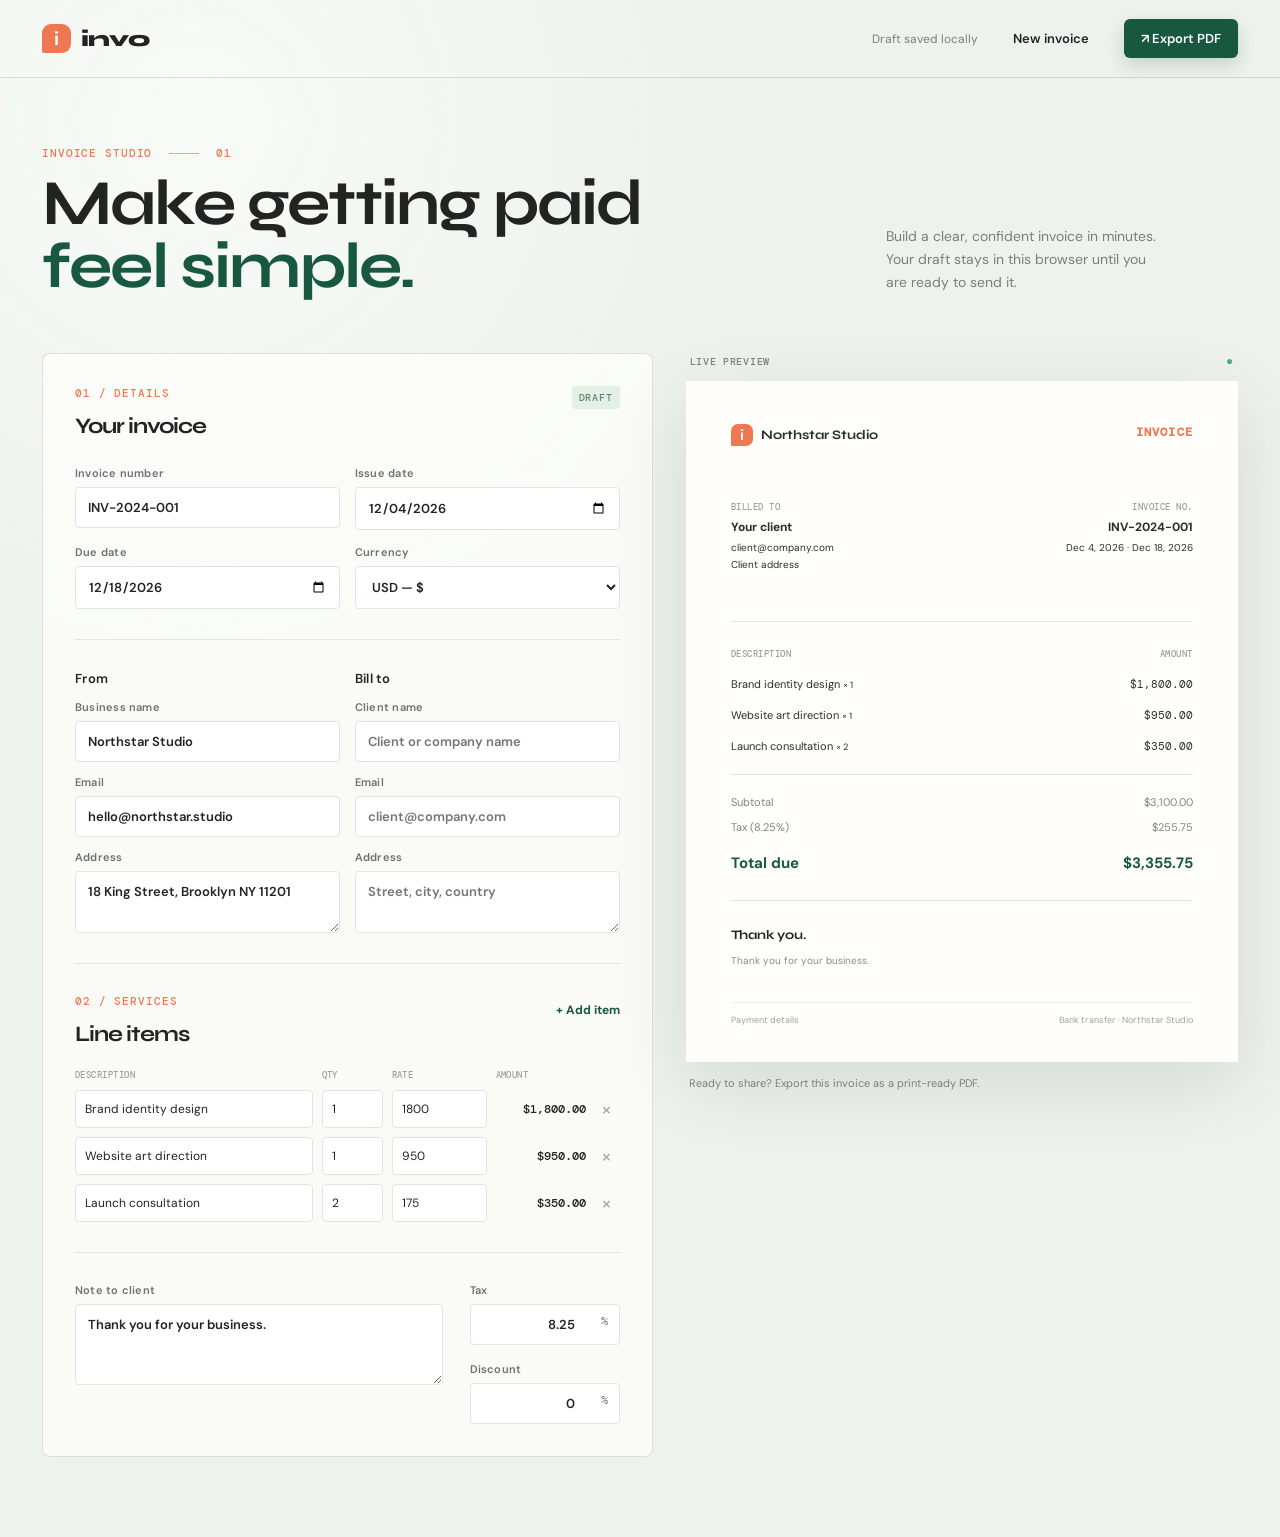
<file: invo/index.html>
<!DOCTYPE html>
<html lang="en">
<head>
  <meta charset="UTF-8">
  <meta name="viewport" content="width=device-width, initial-scale=1.0">
  <title>Invo | Invoice generator</title>
  <link rel="preconnect" href="https://fonts.googleapis.com">
  <link rel="preconnect" href="https://fonts.gstatic.com" crossorigin>
  <link href="https://fonts.googleapis.com/css2?family=DM+Mono:wght@400;500&family=DM+Sans:wght@400;500;600;700&family=Syne:wght@600;700;800&display=swap" rel="stylesheet">
  <link rel="stylesheet" href="styles.css">
  <script defer src="app.js"></script>
</head>
<body>
  <main class="app-shell">
    <header class="topbar">
      <a class="brand" href="#top" aria-label="Invo home"><span class="brand-mark">i</span><span>invo</span></a>
      <div class="topbar-actions">
        <span class="save-state" id="saveState">Draft saved locally</span>
        <button class="button button-ghost" id="resetButton" type="button">New invoice</button>
        <button class="button button-primary" id="printButton" type="button"><span aria-hidden="true">↗</span> Export PDF</button>
      </div>
    </header>

    <section class="workspace" id="top">
      <div class="intro">
        <div>
          <p class="eyebrow">Invoice studio <span></span> 01</p>
          <h1>Make getting paid<br><em>feel simple.</em></h1>
        </div>
        <p class="intro-copy">Build a clear, confident invoice in minutes. Your draft stays in this browser until you are ready to send it.</p>
      </div>

      <div class="builder-grid">
        <section class="editor-panel" aria-label="Invoice editor">
          <div class="panel-heading"><div><p class="section-kicker">01 / Details</p><h2>Your invoice</h2></div><span class="draft-badge">DRAFT</span></div>
          <div class="form-grid two-col">
            <label>Invoice number<input id="invoiceNumber" type="text" value="INV-2024-001"></label>
            <label>Issue date<input id="issueDate" type="date"></label>
            <label>Due date<input id="dueDate" type="date"></label>
            <label>Currency<select id="currency"><option value="USD">USD — $</option><option value="EUR">EUR — €</option><option value="GBP">GBP — £</option><option value="INR">INR — ₹</option></select></label>
          </div>

          <div class="rule"></div>
          <div class="form-grid two-col parties">
            <div class="party-block"><p class="field-label">From</p><label class="wide">Business name<input id="fromName" type="text" value="Northstar Studio"></label><label class="wide">Email<input id="fromEmail" type="email" value="hello@northstar.studio"></label><label class="wide">Address<textarea id="fromAddress" rows="2">18 King Street, Brooklyn NY 11201</textarea></label></div>
            <div class="party-block"><p class="field-label">Bill to</p><label class="wide">Client name<input id="clientName" type="text" placeholder="Client or company name"></label><label class="wide">Email<input id="clientEmail" type="email" placeholder="client@company.com"></label><label class="wide">Address<textarea id="clientAddress" rows="2" placeholder="Street, city, country"></textarea></label></div>
          </div>

          <div class="rule"></div>
          <div class="items-heading"><div><p class="section-kicker">02 / Services</p><h2>Line items</h2></div><button class="text-button" id="addItemButton" type="button">+ Add item</button></div>
          <div class="items-table" id="itemsTable">
            <div class="items-header"><span>Description</span><span>Qty</span><span>Rate</span><span>Amount</span><span></span></div>
            <div id="itemRows"></div>
          </div>

          <div class="rule"></div>
          <div class="bottom-grid">
            <label class="notes-label">Note to client<textarea id="notes" rows="3" placeholder="Thank you for your business.">Thank you for your business.</textarea></label>
            <div class="adjustments">
              <label>Tax <span class="input-suffix">%</span><input id="taxRate" type="number" min="0" max="100" step="0.1" value="8.25"></label>
              <label>Discount <span class="input-suffix">%</span><input id="discountRate" type="number" min="0" max="100" step="0.1" value="0"></label>
            </div>
          </div>
        </section>

        <aside class="preview-panel" aria-label="Invoice preview">
          <div class="preview-bar"><span>Live preview</span><span class="preview-dot">●</span></div>
          <article class="invoice-paper" id="invoicePreview">
            <div class="paper-top"><div class="paper-logo"><span class="brand-mark small">i</span><strong id="previewFromName">Northstar Studio</strong></div><div class="paper-label">INVOICE</div></div>
            <div class="paper-meta"><div><span class="muted">Billed to</span><strong id="previewClientName">Your client</strong><span id="previewClientEmail">client@company.com</span><span id="previewClientAddress">Client address</span></div><div class="meta-right"><span class="muted">Invoice no.</span><strong id="previewInvoiceNumber">INV-2024-001</strong><span><span id="previewIssueDate">Issued today</span> · <span id="previewDueDate">Due on receipt</span></span></div></div>
            <div class="paper-items"><div class="paper-item-header"><span>DESCRIPTION</span><span>AMOUNT</span></div><div id="previewItems"></div></div>
            <div class="paper-total"><div><span>Subtotal</span><span id="previewSubtotal">$0.00</span></div><div><span>Tax (<span id="previewTaxRate">8.25</span>%)</span><span id="previewTax">$0.00</span></div><div class="total-row"><strong>Total due</strong><strong id="previewTotal">$0.00</strong></div></div>
            <div class="paper-footer"><strong>Thank you.</strong><span id="previewNotes">Thank you for your business.</span><div class="payment-line"><span>Payment details</span><span>Bank transfer · Northstar Studio</span></div></div>
          </article>
          <p class="preview-hint">Ready to share? Export this invoice as a print-ready PDF.</p>
        </aside>
      </div>
    </section>
  </main>
</body>
</html>
</file>
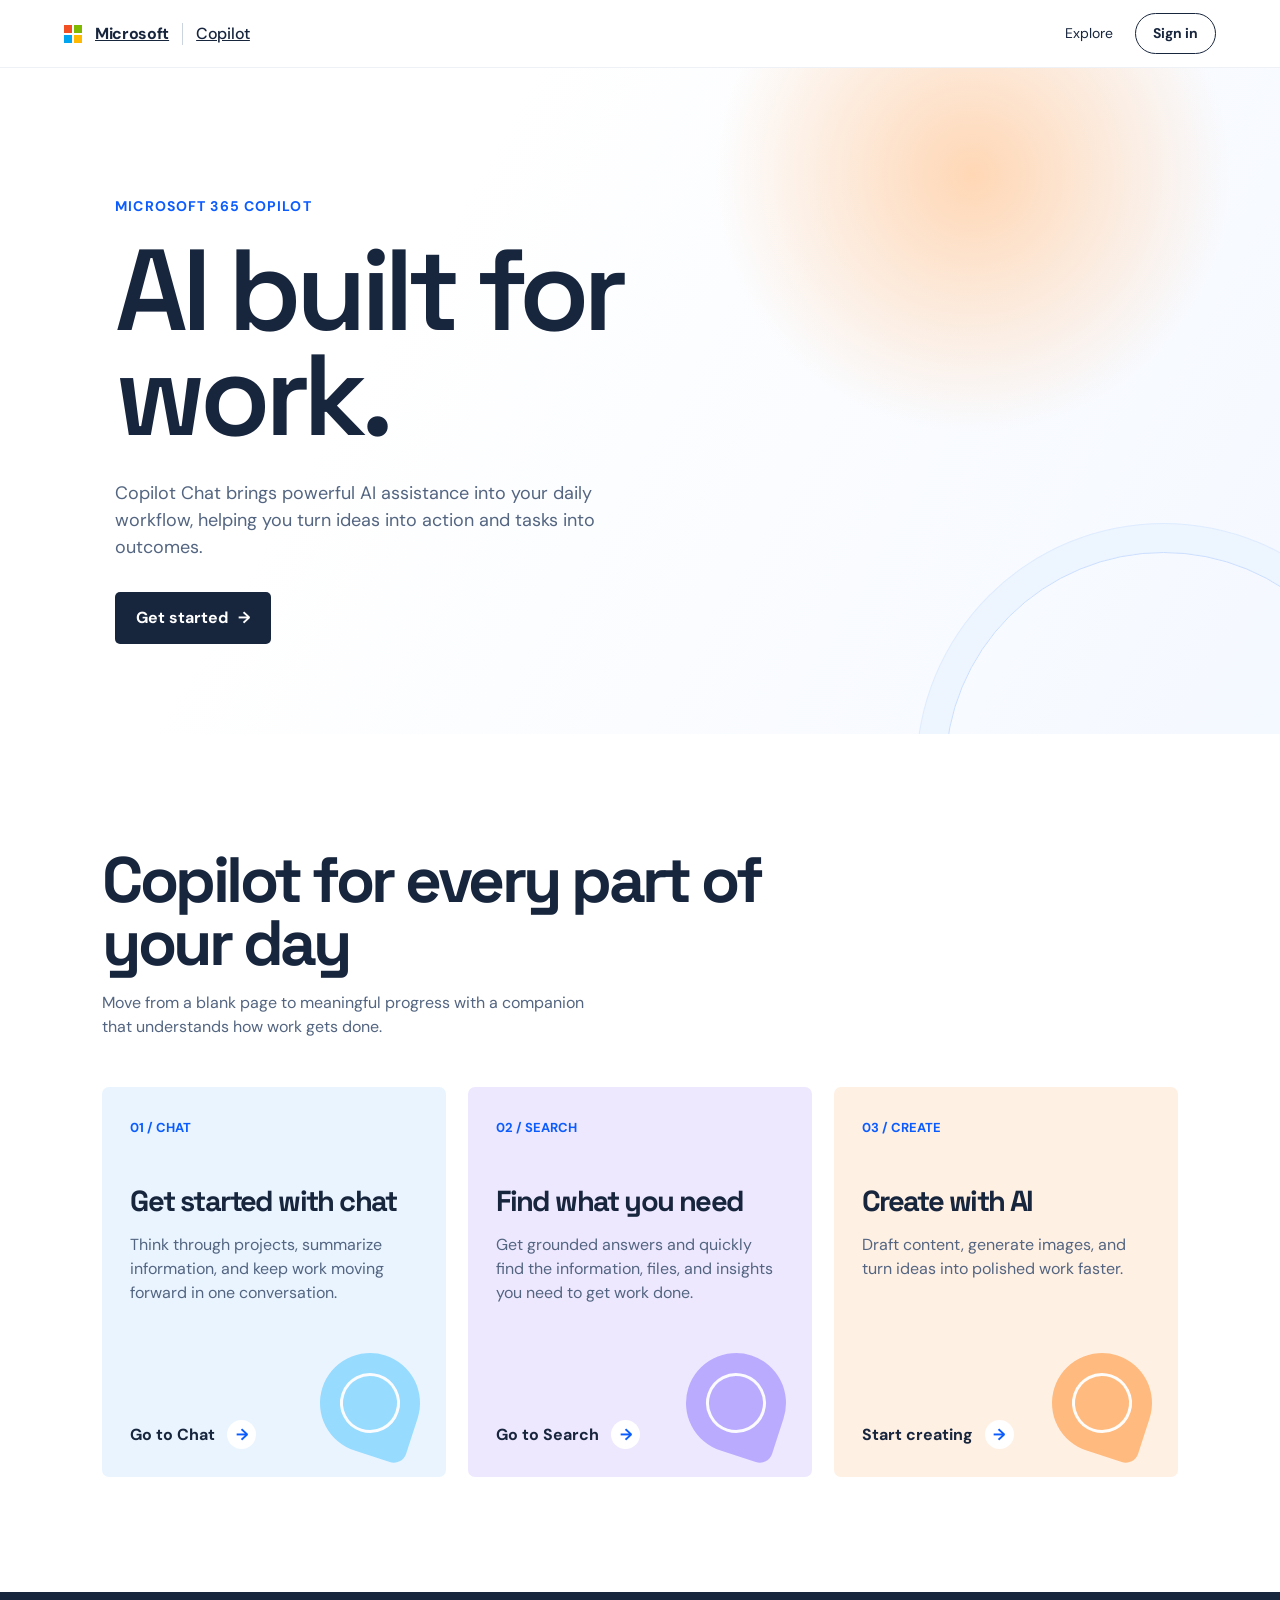
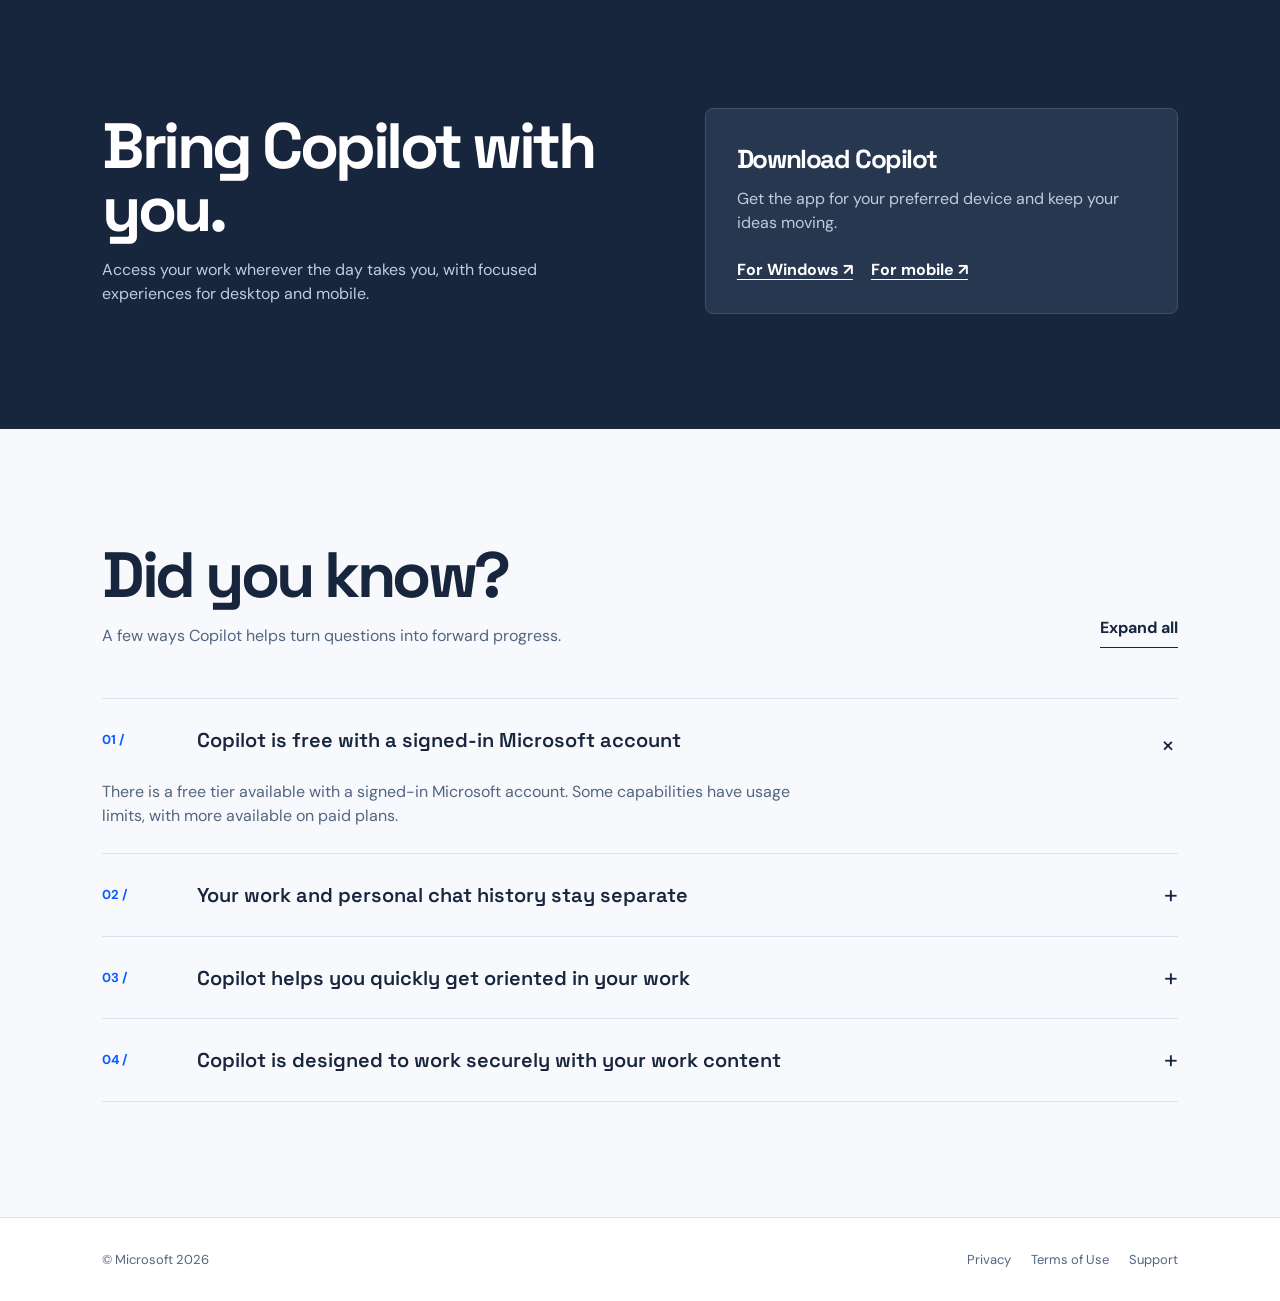
<file: copilot.html>
<!doctype html>
<html lang="en">
<head>
	<meta charset="utf-8">
	<meta name="viewport" content="width=device-width, initial-scale=1">
	<title>Copilot, AI built for work</title>
	<style>
		@import url('https://fonts.googleapis.com/css2?family=DM+Sans:wght@400;500;700&family=Space+Grotesk:wght@500;600;700&display=swap');
		:root { --ink: #17253d; --muted: #536581; --blue: #0b5cff; --sky: #e9f4ff; --line: #d8e1ec; --orange: #ff9d54; --lavender: #eee8ff; --mint: #dff8e9; }
		* { box-sizing: border-box; }
		html { scroll-behavior: smooth; }
		body { margin: 0; color: var(--ink); background: #fff; font: 16px/1.5 'DM Sans', sans-serif; }
		a { color: inherit; }
		.site-header { height: 68px; padding: 0 clamp(22px, 5vw, 76px); display: flex; align-items: center; justify-content: space-between; border-bottom: 1px solid #eef1f5; background: rgba(255,255,255,.9); position: sticky; top: 0; z-index: 10; backdrop-filter: blur(14px); }
		.brand { display: flex; align-items: center; gap: 13px; font-weight: 700; letter-spacing: -.02em; }
		.microsoft-mark { width: 18px; height: 18px; display: grid; grid-template-columns: 1fr 1fr; gap: 2px; }
		.microsoft-mark i { background: #f25022; } .microsoft-mark i:nth-child(2) { background: #7fba00; } .microsoft-mark i:nth-child(3) { background: #00a4ef; } .microsoft-mark i:nth-child(4) { background: #ffb900; }
		.brand-divider { height: 22px; width: 1px; background: #cbd4df; } .brand-product { font-weight: 500; }
		.header-actions { display: flex; align-items: center; gap: 22px; } .header-actions a { font-size: 14px; text-decoration: none; }
		.sign-in { padding: 9px 17px; border: 1px solid var(--ink); border-radius: 999px; font-weight: 700; }
		.hero { min-height: 585px; padding: clamp(72px, 10vw, 132px) clamp(22px, 9vw, 142px) 90px; background: radial-gradient(circle at 76% 16%, #ffd7b5 0, rgba(255,215,181,0) 23%), linear-gradient(120deg, #fff 32%, #f4f8ff 100%); overflow: hidden; position: relative; }
		.hero:after { content: ''; width: 34vw; height: 34vw; max-width: 480px; max-height: 480px; border-radius: 50%; border: 1px solid #c7dcff; position: absolute; right: -8vw; bottom: -20vw; box-shadow: 0 0 0 28px #edf5ff, 0 0 0 29px #dbeaff; opacity: .9; }
		.kicker { color: var(--blue); font-weight: 700; font-size: 14px; letter-spacing: .08em; text-transform: uppercase; margin: 0 0 22px; }
		h1, h2, h3 { font-family: 'Space Grotesk', sans-serif; letter-spacing: -.055em; }
		h1 { max-width: 790px; font-size: clamp(58px, 9vw, 126px); line-height: .91; margin: 0; font-weight: 600; }
		.hero-copy { max-width: 540px; color: var(--muted); font-size: 18px; margin: 31px 0 0; }
		.hero-cta { display: inline-flex; align-items: center; gap: 10px; margin-top: 31px; padding: 14px 21px; background: var(--ink); color: white; border-radius: 5px; font-weight: 700; text-decoration: none; transition: transform .2s, background .2s; }
		.hero-cta:hover { background: var(--blue); transform: translateY(-2px); }
		.section { padding: clamp(70px, 9vw, 120px) clamp(22px, 8vw, 124px); }
		.section-heading { max-width: 660px; margin-bottom: 48px; } .section-heading h2 { font-size: clamp(38px, 5vw, 68px); line-height: .98; margin: 0 0 17px; } .section-heading p { color: var(--muted); max-width: 510px; margin: 0; }
		.workflow { background: #fff; } .workflow-grid { display: grid; grid-template-columns: repeat(3, 1fr); gap: 22px; }
		.workflow-card { min-height: 390px; padding: 28px; display: flex; flex-direction: column; justify-content: space-between; border-radius: 7px; overflow: hidden; position: relative; }
		.workflow-card:nth-child(1) { background: var(--sky); } .workflow-card:nth-child(2) { background: var(--lavender); } .workflow-card:nth-child(3) { background: #fff0e4; }
		.card-number { color: var(--blue); font-size: 13px; font-weight: 700; } .workflow-card h3 { margin: 40px 0 10px; font-size: 29px; } .workflow-card p { max-width: 290px; color: var(--muted); margin: 0; }
		.card-link { display: inline-flex; align-items: center; gap: 12px; margin-top: 28px; font-weight: 700; text-decoration: none; } .arrow { width: 29px; height: 29px; display: grid; place-items: center; border-radius: 50%; background: white; color: var(--blue); }
		.card-art { position: absolute; right: 26px; bottom: 24px; width: 100px; height: 100px; border-radius: 50% 50% 13px 50%; background: #83d5ff; transform: rotate(18deg); opacity: .8; } .card-art:after { content: ''; position: absolute; inset: 20px; border-radius: 50%; border: 3px solid white; } .workflow-card:nth-child(2) .card-art { background: #af9dff; } .workflow-card:nth-child(3) .card-art { background: #ffae66; }
		.download { background: var(--ink); color: white; display: grid; grid-template-columns: 1.05fr .95fr; gap: 80px; align-items: center; } .download .section-heading { margin: 0; } .download .section-heading h2 { color: white; } .download .section-heading p { color: #bfccdd; }
		.download-panel { padding: 31px; background: #283750; border: 1px solid #40506c; border-radius: 8px; } .download-panel h3 { margin: 0 0 8px; font-size: 26px; } .download-panel p { color: #bfccdd; margin: 0 0 23px; } .download-links { display: flex; gap: 18px; flex-wrap: wrap; } .download-links a { color: white; font-weight: 700; text-decoration: underline; text-underline-offset: 4px; }
		.facts { background: #f7f9fc; } .facts-top { display: flex; align-items: end; justify-content: space-between; gap: 28px; } .facts-top .section-heading { margin: 0; } .expand { border: 0; border-bottom: 1px solid var(--ink); background: transparent; padding: 7px 0; color: var(--ink); font: inherit; cursor: pointer; font-weight: 700; }
		.facts-list { margin-top: 50px; border-top: 1px solid var(--line); } .fact { border-bottom: 1px solid var(--line); } .fact button { width: 100%; display: grid; grid-template-columns: 75px 1fr 30px; align-items: center; gap: 20px; border: 0; background: transparent; padding: 22px 0; color: var(--ink); text-align: left; font: inherit; cursor: pointer; } .fact-index { color: var(--blue); font-weight: 700; font-size: 13px; } .fact-title { font-family: 'Space Grotesk', sans-serif; font-size: 20px; font-weight: 600; } .fact-icon { font-size: 25px; text-align: right; transition: transform .25s; } .fact-body { display: none; grid-column: 2; max-width: 720px; color: var(--muted); padding: 0 0 25px; } .fact.open .fact-body { display: block; } .fact.open .fact-icon { transform: rotate(45deg); }
		.site-footer { padding: 32px clamp(22px, 8vw, 124px); display: flex; justify-content: space-between; align-items: center; gap: 20px; color: var(--muted); font-size: 13px; border-top: 1px solid var(--line); } .footer-links { display: flex; gap: 20px; flex-wrap: wrap; } .footer-links a { text-decoration: none; } 
		@media (max-width: 760px) { .site-header { height: 60px; } .brand-divider, .header-actions a:not(.sign-in) { display: none; } .hero { min-height: 560px; padding-top: 80px; } .hero:after { width: 60vw; height: 60vw; right: -24vw; bottom: -25vw; } h1 { font-size: clamp(55px, 17vw, 90px); } .workflow-grid, .download { grid-template-columns: 1fr; } .workflow-card { min-height: 310px; } .download { gap: 42px; } .facts-top { display: block; } .expand { margin-top: 20px; } .fact button { grid-template-columns: 45px 1fr 25px; gap: 10px; } .fact-title { font-size: 17px; } .fact-body { grid-column: 2 / 4; } .site-footer { display: block; } .footer-links { margin-top: 16px; } }
	</style>
</head>
<body>
	<header class="site-header">
		<a class="brand" href="#top" aria-label="Microsoft Copilot home"><span class="microsoft-mark" aria-hidden="true"><i></i><i></i><i></i><i></i></span><span>Microsoft</span><span class="brand-divider"></span><span class="brand-product">Copilot</span></a>
		<div class="header-actions"><a href="#facts">Explore</a><a class="sign-in" href="#signin">Sign in</a></div>
	</header>
	<main id="top">
		<section class="hero"><p class="kicker">Microsoft 365 Copilot</p><h1>AI built for work.</h1><p class="hero-copy">Copilot Chat brings powerful AI assistance into your daily workflow, helping you turn ideas into action and tasks into outcomes.</p><a class="hero-cta" href="#workflow">Get started <span aria-hidden="true">&#8594;</span></a></section>
		<section class="section workflow" id="workflow">
			<div class="section-heading"><h2>Copilot for every part of your day</h2><p>Move from a blank page to meaningful progress with a companion that understands how work gets done.</p></div>
			<div class="workflow-grid">
				<article class="workflow-card"><div><span class="card-number">01 / CHAT</span><h3>Get started with chat</h3><p>Think through projects, summarize information, and keep work moving forward in one conversation.</p></div><a class="card-link" href="#signin">Go to Chat <span class="arrow">&#8594;</span></a><div class="card-art" aria-hidden="true"></div></article>
				<article class="workflow-card"><div><span class="card-number">02 / SEARCH</span><h3>Find what you need</h3><p>Get grounded answers and quickly find the information, files, and insights you need to get work done.</p></div><a class="card-link" href="#signin">Go to Search <span class="arrow">&#8594;</span></a><div class="card-art" aria-hidden="true"></div></article>
				<article class="workflow-card"><div><span class="card-number">03 / CREATE</span><h3>Create with AI</h3><p>Draft content, generate images, and turn ideas into polished work faster.</p></div><a class="card-link" href="#signin">Start creating <span class="arrow">&#8594;</span></a><div class="card-art" aria-hidden="true"></div></article>
			</div>
		</section>
		<section class="section download"><div class="section-heading"><h2>Bring Copilot with you.</h2><p>Access your work wherever the day takes you, with focused experiences for desktop and mobile.</p></div><div class="download-panel"><h3>Download Copilot</h3><p>Get the app for your preferred device and keep your ideas moving.</p><div class="download-links"><a href="#windows">For Windows &#8599;</a><a href="#mobile">For mobile &#8599;</a></div></div></section>
		<section class="section facts" id="facts"><div class="facts-top"><div class="section-heading"><h2>Did you know?</h2><p>A few ways Copilot helps turn questions into forward progress.</p></div><button class="expand" id="expandAll" type="button">Expand all</button></div><div class="facts-list">
			<div class="fact open"><button type="button"><span class="fact-index">01 /</span><span class="fact-title">Copilot is free with a signed-in Microsoft account</span><span class="fact-icon">+</span></button><div class="fact-body">There is a free tier available with a signed-in Microsoft account. Some capabilities have usage limits, with more available on paid plans.</div></div>
			<div class="fact"><button type="button"><span class="fact-index">02 /</span><span class="fact-title">Your work and personal chat history stay separate</span><span class="fact-icon">+</span></button><div class="fact-body">Copilot keeps your work context focused, helping you move between personal and professional tasks with clarity.</div></div>
			<div class="fact"><button type="button"><span class="fact-index">03 /</span><span class="fact-title">Copilot helps you quickly get oriented in your work</span><span class="fact-icon">+</span></button><div class="fact-body">Ask questions about a project, summarize a thread, or surface the details that matter most.</div></div>
			<div class="fact"><button type="button"><span class="fact-index">04 /</span><span class="fact-title">Copilot is designed to work securely with your work content</span><span class="fact-icon">+</span></button><div class="fact-body">Your organization’s existing permissions and controls help keep work content protected.</div></div>
		</div></section>
	</main>
	<footer class="site-footer"><span>&copy; Microsoft 2026</span><nav class="footer-links"><a href="#privacy">Privacy</a><a href="#terms">Terms of Use</a><a href="#support">Support</a></nav></footer>
	<script>
		const facts = [...document.querySelectorAll('.fact')];
		facts.forEach(fact => fact.querySelector('button').addEventListener('click', () => fact.classList.toggle('open')));
		document.getElementById('expandAll').addEventListener('click', event => {
			const shouldOpen = facts.some(fact => !fact.classList.contains('open'));
			facts.forEach(fact => fact.classList.toggle('open', shouldOpen));
			event.currentTarget.textContent = shouldOpen ? 'Collapse all' : 'Expand all';
		});
	</script>
</body>
</html>
</file>
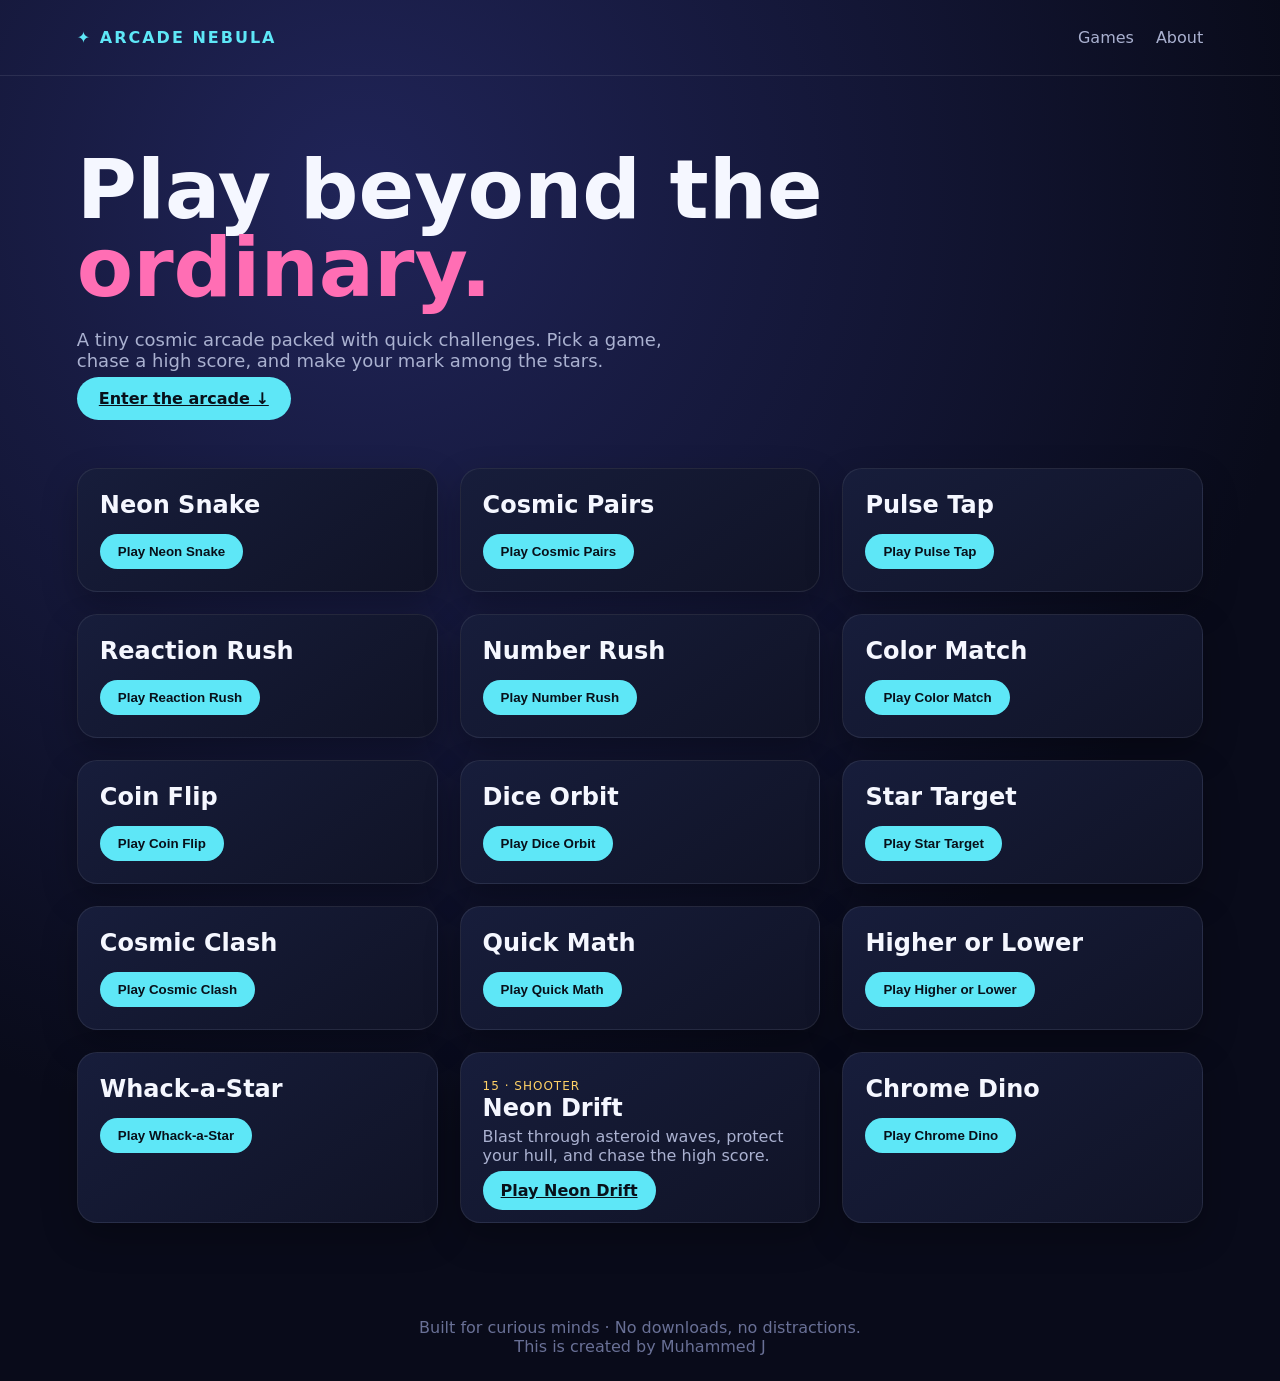
<file: games.html>
<!DOCTYPE html>
<html lang="en">
<head>
	<meta charset="UTF-8" />
	<meta name="viewport" content="width=device-width, initial-scale=1.0" />
	<title>Arcade Nebula</title>
	<link rel="stylesheet" href="styles.css" />
	<style>
		:root{--bg:#090b1a;--card:#12172b;--ink:#f5f7ff;--muted:#aab1d0;--cyan:#5ee7f7;--pink:#ff6eb4;--yellow:#ffd166}
		*{box-sizing:border-box} body{margin:0;color:var(--ink);font:16px system-ui,sans-serif;background:radial-gradient(circle at 20% 10%,#202458 0,#090b1a 42%),var(--bg);min-height:100vh} body.playing{overflow:hidden}
		header{padding:28px 6%;display:flex;justify-content:space-between;align-items:center;border-bottom:1px solid #ffffff16} .brand{font-weight:900;letter-spacing:2px;color:var(--cyan)} nav a{color:var(--muted);margin-left:22px;text-decoration:none} nav a:hover{color:white}
		.hero{padding:75px 6% 45px;max-width:1100px}.hero h1{font-size:clamp(42px,8vw,82px);line-height:.95;margin:0 0 22px;max-width:760px}.hero h1 span{color:var(--pink)}.hero p{color:var(--muted);max-width:600px;font-size:18px}.button{border:0;border-radius:999px;padding:12px 22px;background:var(--cyan);color:#08101a;font-weight:800;cursor:pointer;margin-top:12px}
		main{padding:15px 6% 70px}.games{display:grid;grid-template-columns:repeat(auto-fit,minmax(280px,1fr));gap:22px}.card{background:linear-gradient(145deg,#171d3b,#101326);border:1px solid #ffffff14;border-radius:20px;padding:22px;box-shadow:0 14px 35px #0004}.card h2{margin:0 0 5px}.card p{color:var(--muted);margin-top:4px}.badge{color:var(--yellow);font-size:12px;text-transform:uppercase;letter-spacing:1px}.game-picture{height:130px;border-radius:14px;display:grid;place-items:center;font-size:68px;margin-bottom:18px;border:1px solid #ffffff1a}.snake-picture{background:radial-gradient(circle at 50% 45%,#244b68,#101326 70%)}.memory-picture{background:radial-gradient(circle at 50% 45%,#633557,#101326 70%)}.pulse-picture{background:radial-gradient(circle at 50% 45%,#75412d,#101326 70%)}.extra-picture{background:radial-gradient(circle at 50% 45%,#284d57,#101326 70%)}.game-content{display:none}.game-card:not(.is-open) .game-content{display:block}.game-card:not(.is-open) .game-content>*:not(.game-picture):not(h2){display:none}.game-card.is-open{position:fixed;inset:20px;z-index:10;overflow:auto;max-width:720px;margin:auto;padding:28px;background:#101326;border-color:var(--cyan)}.game-card.is-open .game-content{display:block}.game-card.is-open .open-game{display:none}.game-card.is-open .close-game{display:block}.games:has(.is-open) .game-card:not(.is-open){display:none}.open-game,.close-game,.mini-action{border:0;border-radius:999px;padding:10px 18px;background:var(--cyan);color:#08101a;font-weight:800;cursor:pointer}.open-game{margin-top:10px}.close-game{display:none;float:right;background:#252d50;color:var(--ink);margin-bottom:12px}.mini-action{margin:8px 4px}.mini-output{color:var(--cyan);font-size:20px;font-weight:800;min-height:28px;margin:16px 0;text-align:center}.mini-grid{display:grid;grid-template-columns:repeat(3,1fr);gap:8px;max-width:300px;margin:18px auto}.mini-grid button{min-height:58px;background:#252d50;color:var(--ink);border:0;border-radius:10px;font-size:20px;cursor:pointer}.board{display:block;margin:18px auto;background:#080b18;border:2px solid #30385d;border-radius:10px;max-width:100%;touch-action:none}.stats{display:flex;justify-content:space-between;color:var(--muted);font-size:14px}.status{text-align:center;color:var(--cyan);min-height:24px;margin:10px}.controls{display:flex;gap:8px;justify-content:center;flex-wrap:wrap}.key{background:#252d50;color:white;border:0;border-radius:8px;padding:8px 13px;cursor:pointer}.memory{display:grid;grid-template-columns:repeat(4,1fr);gap:8px;max-width:280px;margin:18px auto}.tile{height:58px;border:0;border-radius:10px;background:#252d50;color:transparent;font-size:24px;cursor:pointer}.tile.open{background:var(--pink);color:#160817}.tile.done{background:#54d6a1;color:#071a14}.tap{height:190px;width:190px;border-radius:50%;display:block;margin:20px auto;background:radial-gradient(circle at 35% 30%,#ffacd3,var(--pink));border:8px solid #ffb6da55;color:white;font-size:21px;font-weight:900;cursor:pointer;box-shadow:0 0 35px #ff6eb477}.tap:active{transform:scale(.95)}footer{text-align:center;color:#697096;padding:25px}
		.game-picture{display:none}.dino-board{display:block;width:100%;max-width:620px;height:auto;margin:18px auto 10px;border:2px solid #35d07f;border-radius:12px;background:#dff7ff}.dino-help{text-align:center;color:var(--muted);margin:8px 0}.dino-actions{text-align:center}.dino-actions button{margin:4px}
		@keyframes nebulaDrift{0%,100%{background-position:20% 10%,0 0}50%{background-position:75% 30%,0 0}}@keyframes riseIn{from{opacity:0;transform:translateY(20px)}to{opacity:1;transform:translateY(0)}}@keyframes cardGlow{0%,100%{box-shadow:0 14px 35px #0004}50%{box-shadow:0 18px 42px #5ee7f733}}@keyframes openGame{from{opacity:0;transform:scale(.96) translateY(14px)}to{opacity:1;transform:scale(1) translateY(0)}}
		body{animation:nebulaDrift 18s ease-in-out infinite;background-size:140% 140%,auto}header{animation:riseIn .7s ease both}.hero{animation:riseIn .8s .12s ease both}.hero h1 span{display:inline-block;animation:cardGlow 3s ease-in-out infinite}.card{animation:riseIn .65s ease both;transition:transform .25s ease,box-shadow .25s ease,border-color .25s ease}.card:nth-child(2){animation-delay:.08s}.card:nth-child(3){animation-delay:.16s}.card:nth-child(4){animation-delay:.24s}.card:nth-child(5){animation-delay:.32s}.card:nth-child(6){animation-delay:.4s}.card:hover{transform:translateY(-7px);box-shadow:0 22px 45px #0007;border-color:#5ee7f755}.game-card.is-open{animation:openGame .3s ease both}.button,.open-game,.close-game,.mini-action,.key,.tap{transition:transform .2s ease,box-shadow .2s ease,background-color .2s ease}.button:hover,.open-game:hover,.mini-action:hover,.key:hover,.tap:hover{transform:translateY(-3px);box-shadow:0 8px 20px #5ee7f755}.button:active,.open-game:active,.mini-action:active,.key:active,.tap:active{transform:translateY(1px) scale(.97)}
		@media (prefers-reduced-motion:reduce){*,*::before,*::after{animation-duration:.01ms!important;animation-iteration-count:1!important;scroll-behavior:auto!important;transition-duration:.01ms!important}}
	</style>
</head>
<body>
	<header><div class="brand">✦ ARCADE NEBULA</div><nav><a href="#games">Games</a><a href="#about">About</a></nav></header>
	<section class="hero"><h1>Play beyond the <span>ordinary.</span></h1><p>A tiny cosmic arcade packed with quick challenges. Pick a game, chase a high score, and make your mark among the stars.</p><a class="button" href="#games">Enter the arcade ↓</a></section>
	<main id="games"><div class="games">
		<article class="card game-card"><button class="close-game" type="button">Close game</button><div class="game-content"><div class="game-picture snake-picture" aria-hidden="true">🐍</div><span class="badge">01 · Reflex</span><h2>Neon Snake</h2><p>Collect stars. Don't hit the wall or yourself.</p><div class="stats"><span>Score: <b id="snakeScore">0</b></span><span>Best: <b id="snakeBest">0</b></span></div><canvas class="board" id="snake" width="280" height="280"></canvas><div class="status" id="snakeStatus">Press an arrow key to start</div><div class="controls"><button class="key" onclick="move(0,-1)">↑</button><button class="key" onclick="move(-1,0)">←</button><button class="key" onclick="move(0,1)">↓</button><button class="key" onclick="move(1,0)">→</button><button class="key" onclick="resetSnake()">Restart</button></div></div><button class="open-game" type="button">Play Neon Snake</button></article>
		<article class="card game-card"><button class="close-game" type="button">Close game</button><div class="game-content"><div class="game-picture memory-picture" aria-hidden="true">🪐</div><span class="badge">02 · Memory</span><h2>Cosmic Pairs</h2><p>Reveal matching planets in as few moves as possible.</p><div class="stats"><span>Moves: <b id="moves">0</b></span><span>Pairs: <b id="pairs">0</b>/8</span></div><div class="memory" id="memory"></div><div class="status" id="memoryStatus">Find all the pairs!</div><button class="button" onclick="newMemory()">Shuffle deck</button></div><button class="open-game" type="button">Play Cosmic Pairs</button></article>
		<article class="card game-card"><button class="close-game" type="button">Close game</button><div class="game-content"><div class="game-picture pulse-picture" aria-hidden="true">⚡</div><span class="badge">03 · Speed</span><h2>Pulse Tap</h2><p>How many pulses can you catch in ten seconds?</p><div class="stats"><span>Time: <b id="time">10.0</b>s</span><span>Score: <b id="tapScore">0</b></span></div><button class="tap" id="tap">START</button><div class="status" id="tapStatus" aria-live="polite">Ready when you are.</div></div><button class="open-game" type="button">Play Pulse Tap</button></article>
		<article class="card game-card" data-extra="reaction"><button class="close-game" type="button">Close game</button><div class="game-content"><div class="game-picture extra-picture">🎯</div><span class="badge">04 · Timing</span><h2>Reaction Rush</h2><p>Wait for green, then click as fast as you can.</p><div class="mini-output" id="reactionOutput">Press start to begin</div><button class="mini-action" id="reactionButton">Start test</button></div><button class="open-game" type="button">Play Reaction Rush</button></article>
		<article class="card game-card" data-extra="number"><button class="close-game" type="button">Close game</button><div class="game-content"><div class="game-picture extra-picture">🔢</div><span class="badge">05 · Numbers</span><h2>Number Rush</h2><p>Find the next number before the clock runs out.</p><div class="mini-output" id="numberOutput">Ready</div><button class="mini-action" id="numberButton">Start round</button></div><button class="open-game" type="button">Play Number Rush</button></article>
		<article class="card game-card" data-extra="color"><button class="close-game" type="button">Close game</button><div class="game-content"><div class="game-picture extra-picture">🎨</div><span class="badge">06 · Focus</span><h2>Color Match</h2><p>Click the button that matches the named color.</p><div class="mini-output" id="colorOutput">Choose wisely</div><div class="mini-grid" id="colorGrid"></div></div><button class="open-game" type="button">Play Color Match</button></article>
		<article class="card game-card" data-extra="coin"><button class="close-game" type="button">Close game</button><div class="game-content"><div class="game-picture extra-picture">🪙</div><span class="badge">07 · Chance</span><h2>Coin Flip</h2><p>Call heads or tails and test your luck.</p><div class="mini-output" id="coinOutput">Make your call</div><button class="mini-action" onclick="flipCoin('Heads')">Heads</button><button class="mini-action" onclick="flipCoin('Tails')">Tails</button></div><button class="open-game" type="button">Play Coin Flip</button></article>
		<article class="card game-card" data-extra="dice"><button class="close-game" type="button">Close game</button><div class="game-content"><div class="game-picture extra-picture">🎲</div><span class="badge">08 · Luck</span><h2>Dice Orbit</h2><p>Roll the die and chase a perfect six.</p><div class="mini-output" id="diceOutput">Roll to begin</div><button class="mini-action" onclick="rollDice()">Roll dice</button></div><button class="open-game" type="button">Play Dice Orbit</button></article>
		<article class="card game-card" data-extra="target"><button class="close-game" type="button">Close game</button><div class="game-content"><div class="game-picture extra-picture">💫</div><span class="badge">09 · Aim</span><h2>Star Target</h2><p>Hit ten targets before they disappear.</p><div class="mini-output" id="targetOutput">Targets hit: 0/10</div><button class="mini-action" id="targetButton">Hit target</button></div><button class="open-game" type="button">Play Star Target</button></article>
		<article class="card game-card" data-extra="rps"><button class="close-game" type="button">Close game</button><div class="game-content"><div class="game-picture extra-picture">✊</div><span class="badge">10 · Duel</span><h2>Cosmic Clash</h2><p>Choose rock, paper, or scissors against the arcade.</p><div class="mini-output" id="rpsOutput">Make your move</div><button class="mini-action" onclick="playRps('Rock')">Rock</button><button class="mini-action" onclick="playRps('Paper')">Paper</button><button class="mini-action" onclick="playRps('Scissors')">Scissors</button></div><button class="open-game" type="button">Play Cosmic Clash</button></article>
		<article class="card game-card" data-extra="math"><button class="close-game" type="button">Close game</button><div class="game-content"><div class="game-picture extra-picture">➗</div><span class="badge">11 · Logic</span><h2>Quick Math</h2><p>Solve the equation and build a streak.</p><div class="mini-output" id="mathOutput">Ready</div><button class="mini-action" id="mathButton">Start problem</button></div><button class="open-game" type="button">Play Quick Math</button></article>
		<article class="card game-card" data-extra="higher"><button class="close-game" type="button">Close game</button><div class="game-content"><div class="game-picture extra-picture">⬆️</div><span class="badge">12 · Guess</span><h2>Higher or Lower</h2><p>Predict whether the next card is higher or lower.</p><div class="mini-output" id="higherOutput">Current card: 7</div><button class="mini-action" onclick="guessCard('higher')">Higher</button><button class="mini-action" onclick="guessCard('lower')">Lower</button></div><button class="open-game" type="button">Play Higher or Lower</button></article>
		<article class="card game-card" data-extra="whack"><button class="close-game" type="button">Close game</button><div class="game-content"><div class="game-picture extra-picture">🌟</div><span class="badge">13 · Arcade</span><h2>Whack-a-Star</h2><p>Tap the star as it jumps between positions.</p><div class="mini-output" id="whackOutput">Hits: 0</div><div class="mini-grid" id="whackGrid"></div></div><button class="open-game" type="button">Play Whack-a-Star</button></article>
		<article class="card"><div class="game-picture extra-picture">🚀</div><span class="badge">15 · Shooter</span><h2>Neon Drift</h2><p>Blast through asteroid waves, protect your hull, and chase the high score.</p><a class="open-game" href="rocket.html">Play Neon Drift</a></article>
	</div></main><footer id="about">Built for curious minds · No downloads, no distractions.<br>This is created by Muhammed J</footer>
	<script>
		const dinoCard=document.createElement('article');dinoCard.className='card game-card';dinoCard.innerHTML='<button class="close-game" type="button">Close game</button><div class="game-content"><span class="badge">14 · Classic</span><h2>Chrome Dino</h2><p>Jump over cacti and run as far as you can.</p><div class="stats"><span>Score: <b id="dinoScore">0</b></span><span>Best: <b id="dinoBest">0</b></span></div><canvas class="dino-board" id="dino" width="620" height="220"></canvas><div class="dino-help" id="dinoStatus">Press Space or tap Jump to start</div><div class="dino-actions"><button class="mini-action" id="dinoJump" type="button">Jump</button><button class="mini-action" id="dinoRestart" type="button">Restart</button></div></div><button class="open-game" type="button">Play Chrome Dino</button>';document.querySelector('.games').append(dinoCard);
		document.querySelectorAll('.game-card').forEach(card=>{card.querySelector('.open-game').onclick=()=>{card.classList.add('is-open');document.body.classList.add('playing')};card.querySelector('.close-game').onclick=()=>{card.classList.remove('is-open');document.body.classList.remove('playing')}});
		const dinoCanvas=document.getElementById('dino'),dinoCtx=dinoCanvas.getContext('2d'),dinoGround=190;let dinoPlayer,dinoCacti,dinoRunning,dinoFrame,dinoLast,dinoScoreValue=0,dinoBestValue=0;
		function resetDino(){cancelAnimationFrame(dinoFrame);dinoPlayer={x:70,y:dinoGround-42,w:30,h:42,velocity:0};dinoCacti=[];dinoRunning=false;dinoScoreValue=0;document.getElementById('dinoScore').textContent=0;document.getElementById('dinoStatus').textContent='Press Space or tap Jump to start';drawDino()}
		function jumpDino(){if(!dinoRunning)dinoRunning=true;if(dinoPlayer.y===dinoGround-dinoPlayer.h)dinoPlayer.velocity=-12;if(!dinoLast)dinoLoop()}
		function dinoLoop(time=0){dinoLast=dinoLast||time;let elapsed=Math.min(32,time-dinoLast);dinoLast=time;dinoPlayer.velocity+=.55*(elapsed/16);dinoPlayer.y+=dinoPlayer.velocity*(elapsed/16);if(dinoPlayer.y>dinoGround-dinoPlayer.h)dinoPlayer.y=dinoGround-dinoPlayer.h;if(!dinoCacti.length||dinoCacti[dinoCacti.length-1].x<390)dinoCacti.push({x:620,w:18+Math.random()*13,h:28+Math.random()*20});dinoCacti.forEach(c=>c.x-=5*(elapsed/16));dinoCacti=dinoCacti.filter(c=>c.x+c.w>0);if(dinoCacti.some(c=>dinoPlayer.x<c.x+c.w&&dinoPlayer.x+dinoPlayer.w>c.x&&dinoPlayer.y<dinoGround&&dinoPlayer.y+dinoPlayer.h>dinoGround-c.h)){dinoRunning=false;dinoLast=0;dinoBestValue=Math.max(dinoBestValue,dinoScoreValue);document.getElementById('dinoBest').textContent=Math.floor(dinoBestValue);document.getElementById('dinoStatus').textContent='Game over — press Restart to run again';drawDino();return}dinoScoreValue+=elapsed/100;document.getElementById('dinoScore').textContent=Math.floor(dinoScoreValue);drawDino();if(dinoRunning)dinoFrame=requestAnimationFrame(dinoLoop)}
		function drawDino(){dinoCtx.clearRect(0,0,620,220);dinoCtx.fillStyle='#dff7ff';dinoCtx.fillRect(0,0,620,220);dinoCtx.fillStyle='#a8d8e8';dinoCtx.fillRect(0,dinoGround,620,3);dinoCtx.fillStyle='#2878d4';dinoCtx.fillRect(dinoPlayer.x,dinoPlayer.y,dinoPlayer.w,dinoPlayer.h);dinoCtx.fillStyle='#f4c542';dinoCtx.fillRect(dinoPlayer.x+20,dinoPlayer.y+7,5,5);dinoCtx.fillStyle='#ef6a4c';dinoCacti.forEach(c=>{dinoCtx.fillRect(c.x,dinoGround-c.h,c.w,c.h);dinoCtx.fillRect(c.x-7,dinoGround-c.h+12,7,7);dinoCtx.fillRect(c.x+c.w,dinoGround-c.h+20,7,7)})}
		document.getElementById('dinoJump').onclick=jumpDino;document.getElementById('dinoRestart').onclick=resetDino;document.addEventListener('keydown',event=>{if(event.code==='Space'){event.preventDefault();jumpDino()}});resetDino();
		// Snake
		const cvs=document.getElementById('snake'),ctx=cvs.getContext('2d'),n=14,cell=20;let snake,food,dir,next,loop;
		function resetSnake(){clearInterval(loop);snake=[{x:7,y:7}];food={x:3,y:4};dir={x:0,y:0};next=dir;document.getElementById('snakeScore').textContent=0;document.getElementById('snakeStatus').textContent='Press an arrow key to start';draw()}
		function move(x,y){if(dir.x===-x&&dir.y===-y)return;next={x,y};if(!loop)loop=setInterval(tick,120)}
		function tick(){dir=next;if(!dir.x&&!dir.y)return;let h={x:snake[0].x+dir.x,y:snake[0].y+dir.y};if(h.x<0||h.y<0||h.x>=n||h.y>=n||snake.some(p=>p.x===h.x&&p.y===h.y)){clearInterval(loop);loop=null;document.getElementById('snakeStatus').textContent='Game over — restart to try again';return}snake.unshift(h);if(h.x===food.x&&h.y===food.y){let s=+document.getElementById('snakeScore').textContent+1;document.getElementById('snakeScore').textContent=s;document.getElementById('snakeBest').textContent=Math.max(s,+document.getElementById('snakeBest').textContent);do{food={x:Math.floor(Math.random()*n),y:Math.floor(Math.random()*n)}}while(snake.some(p=>p.x===food.x&&p.y===food.y))}else snake.pop();draw()}
		function draw(){ctx.fillStyle='#080b18';ctx.fillRect(0,0,280,280);ctx.fillStyle='#ff6eb4';ctx.fillRect(food.x*cell,food.y*cell,cell-2,cell-2);snake.forEach((p,i)=>{ctx.fillStyle=i?'#5ee7f7':'#fff';ctx.fillRect(p.x*cell,p.y*cell,cell-2,cell-2)})}document.onkeydown=e=>{({ArrowUp:()=>move(0,-1),ArrowDown:()=>move(0,1),ArrowLeft:()=>move(-1,0),ArrowRight:()=>move(1,0)}[e.key]||(()=>{}))()};resetSnake();
		// Memory
		const symbols=['✦','☾','✺','◆','☀','✿','♢','★'];let first=null,lock=false;function newMemory(){let a=[...symbols,...symbols].sort(()=>Math.random()-.5),el=document.getElementById('memory');first=null;lock=false;document.getElementById('moves').textContent=0;document.getElementById('pairs').textContent=0;el.innerHTML=a.map((s,i)=>`<button class="tile" data-s="${s}" onclick="flip(this)">${s}</button>`).join('')}function flip(b){if(lock||b.classList.contains('open')||b.classList.contains('done'))return;b.classList.add('open');if(!first){first=b;return}document.getElementById('moves').textContent++;if(first.dataset.s===b.dataset.s){first.classList.add('done');b.classList.add('done');document.getElementById('pairs').textContent++;first=null}else{lock=true;setTimeout(()=>{first.classList.remove('open');b.classList.remove('open');first=null;lock=false},650)}}newMemory();
		// Pulse tap
		let active=false,score=0,start;document.getElementById('tap').onclick=()=>{if(!active){active=true;score=0;start=Date.now();document.getElementById('tap').textContent='TAP!';tickTap()}else{score++;document.getElementById('tapScore').textContent=score}};function tickTap(){let left=Math.max(0,10-(Date.now()-start)/1000);document.getElementById('time').textContent=left.toFixed(1);if(left)requestAnimationFrame(tickTap);else{active=false;document.getElementById('tap').textContent='PLAY AGAIN';let result='Final score: '+score+' pulses!';document.getElementById('tapStatus').textContent=result;if('speechSynthesis' in window){speechSynthesis.cancel();speechSynthesis.speak(new SpeechSynthesisUtterance(result))}}}
		// Extra games
		let reactionStart,reactionTimer;const reactionButton=document.getElementById('reactionButton');reactionButton.onclick=()=>{if(reactionButton.dataset.ready){let ms=Date.now()-reactionStart;document.getElementById('reactionOutput').textContent=ms+' ms — nice reflexes!';reactionButton.dataset.ready='';reactionButton.textContent='Try again';return}reactionButton.disabled=true;reactionButton.textContent='Wait...';document.getElementById('reactionOutput').textContent='Wait for green...';reactionTimer=setTimeout(()=>{reactionStart=Date.now();reactionButton.disabled=false;reactionButton.dataset.ready='1';reactionButton.textContent='CLICK!';document.getElementById('reactionOutput').textContent='GO!'},800+Math.random()*2200)};
		let numberTarget=0;function nextNumberRound(){numberTarget=Math.floor(Math.random()*9)+1;document.getElementById('numberOutput').textContent='Find '+numberTarget+' in your mind, then press again';document.getElementById('numberButton').textContent='I found it!';document.getElementById('numberButton').onclick=()=>{document.getElementById('numberOutput').textContent='Great speed! The answer was '+numberTarget+'.';document.getElementById('numberButton').textContent='Next number';document.getElementById('numberButton').onclick=nextNumberRound}}document.getElementById('numberButton').onclick=nextNumberRound;
		const colorNames=['RED','BLUE','GREEN'];let colorAnswer='';function newColorRound(){colorAnswer=colorNames[Math.floor(Math.random()*colorNames.length)];document.getElementById('colorOutput').textContent='Click '+colorAnswer;document.getElementById('colorGrid').innerHTML=colorNames.map(name=>'<button onclick="checkColor(\''+name+'\')">'+name+'</button>').join('')}function checkColor(name){document.getElementById('colorOutput').textContent=name===colorAnswer?'Correct!':'Try again';if(name===colorAnswer)newColorRound()}newColorRound();
		function flipCoin(call){let result=Math.random()<.5?'Heads':'Tails';document.getElementById('coinOutput').textContent='It landed '+result+' — '+(result===call?'you win!':'try again!')}
		function rollDice(){let result=Math.floor(Math.random()*6)+1;document.getElementById('diceOutput').textContent='You rolled '+result+(result===6?' — perfect!':'')}
		let targetHits=0;document.getElementById('targetButton').onclick=()=>{targetHits=targetHits<10?targetHits+1:0;document.getElementById('targetOutput').textContent='Targets hit: '+targetHits+'/10'+(targetHits===10?' — cleared!':'')};
		function playRps(player){let choices=['Rock','Paper','Scissors'],computer=choices[Math.floor(Math.random()*3)],win=player===computer?'tie':(player==='Rock'&&computer==='Scissors')||(player==='Paper'&&computer==='Rock')||(player==='Scissors'&&computer==='Paper')?'win':'lose';document.getElementById('rpsOutput').textContent='Arcade chose '+computer+' — '+win+'!'}
		let mathAnswer=0;function newMath(){let a=Math.floor(Math.random()*9)+1,b=Math.floor(Math.random()*9)+1;mathAnswer=a+b;document.getElementById('mathOutput').textContent=a+' + '+b+' = ?';document.getElementById('mathButton').textContent='Answer';document.getElementById('mathButton').onclick=()=>{let answer=window.prompt('What is the answer?');document.getElementById('mathOutput').textContent=Number(answer)===mathAnswer?'Correct!':'The answer was '+mathAnswer;document.getElementById('mathButton').textContent='New problem';document.getElementById('mathButton').onclick=newMath}}document.getElementById('mathButton').onclick=newMath;
		let currentCard=7;function guessCard(guess){let next=Math.floor(Math.random()*13)+1,result=next===currentCard?'tie':(guess==='higher'&&next>currentCard)||(guess==='lower'&&next<currentCard)?'correct':'miss';document.getElementById('higherOutput').textContent='Card '+next+' — '+result;currentCard=next}
		let whackHits=0,whackSpot=0;function newWhack(){whackSpot=Math.floor(Math.random()*9);document.getElementById('whackGrid').innerHTML=Array.from({length:9},(_,i)=>'<button onclick="whack('+i+')">'+(i===whackSpot?'★':'·')+'</button>').join('')}function whack(index){if(index===whackSpot){whackHits++;document.getElementById('whackOutput').textContent='Hits: '+whackHits;newWhack()}}newWhack();
	</script>
	<script src="games.js"></script>
</body></html>
</file>
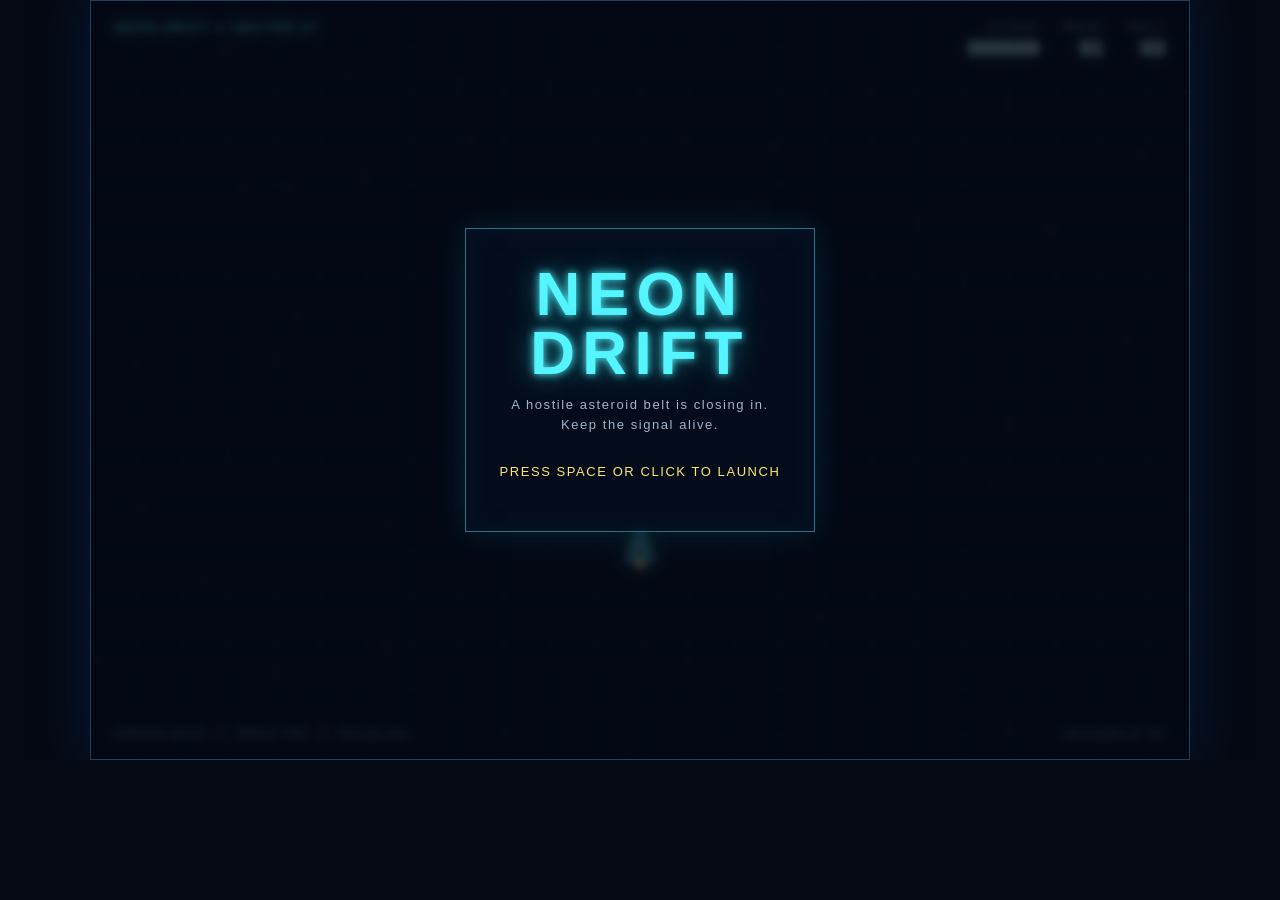
<file: rocket.html>
<!doctype html>
<html lang="en">
<head>
	<meta charset="UTF-8">
	<meta name="viewport" content="width=device-width, initial-scale=1.0">
	<title>Neon Drift // Space Shooter</title>
	<style>
		:root { color-scheme: dark; --cyan: #55f5ff; --pink: #ff4fbb; --yellow: #ffe66d; --ink: #050914; }
		* { box-sizing: border-box; }
		html, body { margin: 0; min-height: 100%; background: var(--ink); overflow: hidden; }
		body { display: grid; place-items: center; color: #eafcff; font-family: "Trebuchet MS", "Segoe UI", sans-serif; }
		.game-shell { position: relative; width: min(100vw, 1100px); height: min(100vh, 760px); min-height: 480px; overflow: hidden; border: 1px solid #21435c; background: #070d1c; box-shadow: 0 0 45px #071a36, inset 0 0 70px #0d1b35; }
		canvas { display: block; width: 100%; height: 100%; cursor: crosshair; }
		.hud { position: absolute; inset: 0 0 auto; display: flex; justify-content: space-between; gap: 16px; padding: 20px 24px; pointer-events: none; text-transform: uppercase; letter-spacing: .14em; }
		.brand { color: var(--cyan); font-size: 12px; text-shadow: 0 0 12px var(--cyan); }
		.stats { display: flex; gap: 24px; color: #9cb0c8; font-size: 11px; text-align: right; }
		.stats strong { display: block; margin-top: 4px; color: #fff; font-size: 20px; letter-spacing: .04em; text-shadow: 0 0 10px var(--cyan); }
		.status { position: absolute; left: 24px; bottom: 20px; color: #7190a9; font-size: 10px; letter-spacing: .12em; pointer-events: none; }
		.credit { position: absolute; right: 24px; bottom: 20px; color: #7190a9; font-size: 10px; letter-spacing: .12em; pointer-events: none; }
		.mobile-controls { display: none; }
		.control-pad { display: grid; grid-template-columns: repeat(3, 48px); grid-template-rows: repeat(3, 48px); gap: 5px; }
		.control-button { border: 1px solid #55f5ff88; border-radius: 10px; background: #0b2638bb; color: var(--cyan); font: bold 22px monospace; box-shadow: 0 0 14px #55f5ff22; touch-action: none; user-select: none; }
		.control-button:active, .control-button.active { background: #55f5ff44; box-shadow: 0 0 18px #55f5ff88; }
		.control-up { grid-column: 2; grid-row: 1; }.control-left { grid-column: 1; grid-row: 2; }.control-down { grid-column: 2; grid-row: 2; }.control-right { grid-column: 3; grid-row: 2; }
		.fire-button { width: 94px; height: 94px; border-color: #ff4fbb99; border-radius: 50%; color: var(--pink); background: #35152fbb; font-size: 13px; letter-spacing: .12em; }
		.fire-button:active, .fire-button.active { background: #ff4fbb55; box-shadow: 0 0 22px #ff4fbb99; }
		.overlay { position: absolute; inset: 0; display: grid; place-items: center; padding: 24px; background: rgba(3, 7, 18, .72); backdrop-filter: blur(4px); text-align: center; }
		.overlay.hidden { display: none; }
		.panel { max-width: 490px; padding: 36px 34px; border: 1px solid #2a7184; background: rgba(5, 14, 31, .9); box-shadow: 0 0 30px rgba(32, 237, 255, .12), inset 0 0 28px rgba(18, 112, 145, .08); }
		h1 { margin: 0 0 10px; color: var(--cyan); font-size: clamp(30px, 6vw, 62px); line-height: .95; letter-spacing: .12em; text-shadow: 0 0 8px var(--cyan), 0 0 28px #17818d; }
		.panel p { margin: 12px 0; color: #9db6cb; font-size: 13px; letter-spacing: .12em; line-height: 1.6; }
		.prompt { margin-top: 26px !important; color: var(--yellow) !important; animation: pulse 1.4s ease-in-out infinite; }
		.accent { color: var(--pink); }
		@keyframes pulse { 50% { opacity: .42; } }
		@media (max-width: 600px) { .game-shell { width: 100vw; height: 100vh; min-height: 0; border: 0; } .hud { padding: 16px; } .brand { font-size: 10px; } .stats { gap: 10px; } .stats strong { font-size: 16px; } .status { left: 16px; bottom: 14px; font-size: 8px; } .credit { right: 16px; bottom: 14px; font-size: 8px; } .mobile-controls { position: absolute; left: 18px; right: 18px; bottom: 48px; display: flex; align-items: center; justify-content: space-between; pointer-events: none; } .control-pad, .fire-button { pointer-events: auto; } .panel { padding: 28px 22px; } }
	</style>
</head>
<body>
	<main class="game-shell" aria-label="Neon Drift space shooter">
		<canvas id="game" aria-label="Playable space shooter canvas"></canvas>
		<div class="hud">
			<div class="brand">NEON DRIFT // SECTOR 07</div>
			<div class="stats"><div>SCORE<strong id="score">000000</strong></div><div>WAVE<strong id="wave">01</strong></div><div>HULL<strong id="hull">03</strong></div></div>
		</div>
		<div id="status" class="status">ARROWS MOVE &nbsp; // &nbsp; SPACE FIRE &nbsp; // &nbsp; MOUSE AIM</div>
		<div class="credit">DESIGNED BY MJ</div>
		<div class="mobile-controls" aria-label="Touch controls">
			<div class="control-pad">
				<button class="control-button control-up" data-key="ArrowUp" aria-label="Move up">&#9650;</button>
				<button class="control-button control-left" data-key="ArrowLeft" aria-label="Move left">&#9664;</button>
				<button class="control-button control-down" data-key="ArrowDown" aria-label="Move down">&#9660;</button>
				<button class="control-button control-right" data-key="ArrowRight" aria-label="Move right">&#9654;</button>
			</div>
			<button class="control-button fire-button" aria-label="Fire">FIRE</button>
		</div>
		<section id="overlay" class="overlay">
			<div class="panel">
				<h1 id="title">NEON<br>DRIFT</h1>
				<p id="message">A hostile asteroid belt is closing in.<br>Keep the signal alive.</p>
				<p class="prompt">PRESS SPACE OR CLICK TO LAUNCH</p>
			</div>
		</section>
	</main>
	<script>
		(() => {
			"use strict";
			const canvas = document.getElementById("game");
			const context = canvas.getContext("2d");
			const shell = document.querySelector(".game-shell");
			const scoreElement = document.getElementById("score");
			const waveElement = document.getElementById("wave");
			const hullElement = document.getElementById("hull");
			const overlay = document.getElementById("overlay");
			const title = document.getElementById("title");
			const message = document.getElementById("message");
			const keys = new Set();
			const bullets = [];
			const enemies = [];
			const particles = [];
			const stars = [];
			let audioContext = null;
			const MAX_BULLETS = 36;
			const MAX_ENEMIES = 26;
			let width = 0;
			let height = 0;
			let lastTime = 0;
			let spawnTimer = 0;
			let waveTimer = 0;
			let score = 0;
			let wave = 1;
			let running = false;
			let gameOver = false;
			let mouse = { x: 0, y: 0, active: false };
			const player = { x: 0, y: 0, angle: -Math.PI / 2, radius: 15, speed: 310, cooldown: 0, hull: 3, invulnerable: 0 };
			function playSound(name) {
				if (!audioContext) audioContext = new (window.AudioContext || window.webkitAudioContext)();
				if (audioContext.state === "suspended") audioContext.resume();
				const sounds = { shoot: [620, 180, .07, .035, "square"], hit: [170, 70, .12, .06, "sawtooth"], explode: [110, 38, .28, .09, "sawtooth"], damage: [90, 42, .34, .12, "square"], launch: [180, 620, .38, .08, "triangle"], gameover: [300, 48, .8, .1, "sine"] };
				const [startFrequency, endFrequency, duration, volume, type] = sounds[name];
				const now = audioContext.currentTime;
				const oscillator = audioContext.createOscillator();
				const gain = audioContext.createGain();
				oscillator.type = type; oscillator.frequency.setValueAtTime(startFrequency, now); oscillator.frequency.exponentialRampToValueAtTime(endFrequency, now + duration);
				gain.gain.setValueAtTime(volume, now); gain.gain.exponentialRampToValueAtTime(.001, now + duration);
				oscillator.connect(gain); gain.connect(audioContext.destination); oscillator.start(now); oscillator.stop(now + duration);
			}

			function resize() {
				const ratio = Math.min(window.devicePixelRatio || 1, 2);
				const bounds = shell.getBoundingClientRect();
				width = bounds.width;
				height = bounds.height;
				canvas.width = Math.floor(width * ratio);
				canvas.height = Math.floor(height * ratio);
				context.setTransform(ratio, 0, 0, ratio, 0, 0);
				if (!player.x) { player.x = width / 2; player.y = height * .72; mouse.x = width / 2; mouse.y = height / 2; }
			}
			window.addEventListener("resize", resize);

			function random(min, max) { return min + Math.random() * (max - min); }
			function distance(a, b) { return Math.hypot(a.x - b.x, a.y - b.y); }
			function wrap(entity, margin = 40) {
				if (entity.x < -margin) entity.x = width + margin;
				if (entity.x > width + margin) entity.x = -margin;
				if (entity.y < -margin) entity.y = height + margin;
				if (entity.y > height + margin) entity.y = -margin;
			}
			function createStars() {
				stars.length = 0;
				for (let index = 0; index < 105; index++) stars.push({ x: Math.random() * width, y: Math.random() * height, size: random(.4, 1.8), speed: random(3, 15), alpha: random(.22, .8) });
			}
			function resetGame() {
				score = 0; wave = 1; spawnTimer = 0; waveTimer = 0; bullets.length = 0; enemies.length = 0; particles.length = 0;
				player.x = width / 2; player.y = height * .72; player.angle = -Math.PI / 2; player.hull = 3; player.cooldown = 0; player.invulnerable = 0;
				gameOver = false; running = true; overlay.classList.add("hidden"); updateHud(); playSound("launch");
			}
			function updateHud() {
				scoreElement.textContent = String(score).padStart(6, "0");
				waveElement.textContent = String(wave).padStart(2, "0");
				hullElement.textContent = String(Math.max(0, player.hull)).padStart(2, "0");
			}
			function aimAtPointer(event) {
				const bounds = canvas.getBoundingClientRect();
				mouse.x = event.clientX - bounds.left; mouse.y = event.clientY - bounds.top; mouse.active = true;
			}
			function fire() {
				if (!running || player.cooldown > 0 || bullets.length >= MAX_BULLETS) return;
				player.cooldown = .16;
				bullets.push({ x: player.x + Math.cos(player.angle) * 18, y: player.y + Math.sin(player.angle) * 18, vx: Math.cos(player.angle) * 650, vy: Math.sin(player.angle) * 650, life: 1.1 });
				playSound("shoot");
			}
			function spawnEnemy() {
				if (enemies.length >= MAX_ENEMIES) return;
				const edge = Math.floor(Math.random() * 4);
				const position = edge === 0 ? { x: random(0, width), y: -35 } : edge === 1 ? { x: width + 35, y: random(0, height) } : edge === 2 ? { x: random(0, width), y: height + 35 } : { x: -35, y: random(0, height) };
				const size = random(16, 29);
				const targetAngle = Math.atan2(player.y - position.y, player.x - position.x) + random(-.65, .65);
				enemies.push({ ...position, size, radius: size * .8, vx: Math.cos(targetAngle) * random(35, 70 + wave * 5), vy: Math.sin(targetAngle) * random(35, 70 + wave * 5), spin: random(-2, 2), rotation: random(0, Math.PI * 2), shape: 7 + Math.floor(Math.random() * 4), hp: size > 24 ? 2 : 1, hue: Math.random() > .5 ? "#ff4fbb" : "#ff9366" });
			}
			function burst(x, y, color, amount = 12) {
				for (let index = 0; index < amount && particles.length < 180; index++) { const angle = Math.random() * Math.PI * 2; const speed = random(35, 180); particles.push({ x, y, vx: Math.cos(angle) * speed, vy: Math.sin(angle) * speed, life: random(.3, .75), maxLife: .75, color, size: random(1, 3.5) }); }
			}
			function damagePlayer() {
				if (player.invulnerable > 0) return;
				player.hull--; player.invulnerable = 1.6; burst(player.x, player.y, "#55f5ff", 24); updateHud(); playSound("damage");
				if (player.hull <= 0) endGame();
			}
			function endGame() {
				running = false; gameOver = true; playSound("gameover"); title.textContent = "SIGNAL LOST"; message.innerHTML = "Final score: <strong class=\"accent\">" + String(score).padStart(6, "0") + "</strong><br>The sector remembers your run."; document.querySelector(".prompt").textContent = "PRESS SPACE OR CLICK TO RESTART"; overlay.classList.remove("hidden");
			}
			function update(delta) {
				waveTimer += delta; spawnTimer -= delta; player.cooldown -= delta; player.invulnerable -= delta;
				if (waveTimer > 18) { wave++; waveTimer = 0; updateHud(); }
				if (spawnTimer <= 0) { spawnEnemy(); spawnTimer = Math.max(.34, 1.15 - wave * .045); }
				let moveX = (keys.has("ArrowRight") ? 1 : 0) - (keys.has("ArrowLeft") ? 1 : 0);
				let moveY = (keys.has("ArrowDown") ? 1 : 0) - (keys.has("ArrowUp") ? 1 : 0);
				const length = Math.hypot(moveX, moveY) || 1;
				player.x += moveX / length * player.speed * delta; player.y += moveY / length * player.speed * delta;
				player.x = Math.max(22, Math.min(width - 22, player.x)); player.y = Math.max(44, Math.min(height - 26, player.y));
				if (mouse.active) player.angle = Math.atan2(mouse.y - player.y, mouse.x - player.x);
				if (keys.has(" ")) fire();
				for (const star of stars) { star.y += star.speed * delta; if (star.y > height) { star.y = 0; star.x = Math.random() * width; } }
				for (let index = bullets.length - 1; index >= 0; index--) { const bullet = bullets[index]; bullet.x += bullet.vx * delta; bullet.y += bullet.vy * delta; bullet.life -= delta; if (bullet.life <= 0 || bullet.x < -20 || bullet.x > width + 20 || bullet.y < -20 || bullet.y > height + 20) bullets.splice(index, 1); }
				for (let index = enemies.length - 1; index >= 0; index--) { const enemy = enemies[index]; enemy.x += enemy.vx * delta; enemy.y += enemy.vy * delta; enemy.rotation += enemy.spin * delta; wrap(enemy); if (distance(enemy, player) < enemy.radius + player.radius) { enemies.splice(index, 1); damagePlayer(); continue; } for (let bulletIndex = bullets.length - 1; bulletIndex >= 0; bulletIndex--) { if (distance(enemy, bullets[bulletIndex]) < enemy.radius + 4) { bullets.splice(bulletIndex, 1); enemy.hp--; burst(enemy.x, enemy.y, enemy.hue, 5); playSound("hit"); if (enemy.hp <= 0) { score += enemy.size > 24 ? 150 : 100; burst(enemy.x, enemy.y, enemy.hue, 18); enemies.splice(index, 1); updateHud(); playSound("explode"); } break; } } }
				for (let index = particles.length - 1; index >= 0; index--) { const particle = particles[index]; particle.x += particle.vx * delta; particle.y += particle.vy * delta; particle.vx *= .97; particle.vy *= .97; particle.life -= delta; if (particle.life <= 0) particles.splice(index, 1); }
			}
			function drawBackground() { context.fillStyle = "#070d1c"; context.fillRect(0, 0, width, height); context.strokeStyle = "rgba(42, 99, 124, .10)"; context.lineWidth = 1; for (let x = 0; x < width; x += 46) { context.beginPath(); context.moveTo(x, 0); context.lineTo(x, height); context.stroke(); } for (let y = 0; y < height; y += 46) { context.beginPath(); context.moveTo(0, y); context.lineTo(width, y); context.stroke(); } for (const star of stars) { context.globalAlpha = star.alpha; context.fillStyle = "#bafaff"; context.fillRect(star.x, star.y, star.size, star.size); } context.globalAlpha = 1; }
			function drawPlayer() { if (player.invulnerable > 0 && Math.floor(player.invulnerable * 12) % 2 === 0) return; context.save(); context.translate(player.x, player.y); context.rotate(player.angle + Math.PI / 2); context.shadowBlur = 18; context.shadowColor = "#55f5ff"; context.strokeStyle = "#55f5ff"; context.fillStyle = "rgba(33, 187, 210, .18)"; context.lineWidth = 2; context.beginPath(); context.moveTo(0, -20); context.lineTo(13, 14); context.lineTo(0, 9); context.lineTo(-13, 14); context.closePath(); context.fill(); context.stroke(); context.shadowBlur = 7; context.shadowColor = "#ffffff"; context.fillStyle = "#ffffff"; context.font = "bold 7px monospace"; context.textAlign = "center"; context.textBaseline = "middle"; context.fillText("MJ", 0, 1); context.shadowBlur = 8; context.fillStyle = "#ffe66d"; context.beginPath(); context.moveTo(-5, 13); context.lineTo(0, 23 + Math.random() * 6); context.lineTo(5, 13); context.fill(); context.restore(); }
			function draw() { drawBackground(); context.shadowBlur = 12; context.shadowColor = "#ffe66d"; context.fillStyle = "#ffe66d"; for (const bullet of bullets) { context.beginPath(); context.arc(bullet.x, bullet.y, 3, 0, Math.PI * 2); context.fill(); } context.shadowColor = "#ff4fbb"; for (const enemy of enemies) { context.save(); context.translate(enemy.x, enemy.y); context.rotate(enemy.rotation); context.strokeStyle = enemy.hue; context.shadowColor = enemy.hue; context.lineWidth = 2; context.beginPath(); for (let point = 0; point < enemy.shape; point++) { const angle = point / enemy.shape * Math.PI * 2; const radius = enemy.size * random(.72, 1.05); const x = Math.cos(angle) * radius; const y = Math.sin(angle) * radius; point ? context.lineTo(x, y) : context.moveTo(x, y); } context.closePath(); context.stroke(); context.restore(); } context.shadowBlur = 0; for (const particle of particles) { context.globalAlpha = Math.max(0, particle.life / particle.maxLife); context.fillStyle = particle.color; context.fillRect(particle.x, particle.y, particle.size, particle.size); } context.globalAlpha = 1; drawPlayer(); }
			function frame(time) { const delta = Math.min((time - lastTime) / 1000 || 0, .033); lastTime = time; if (running) update(delta); draw(); requestAnimationFrame(frame); }
			function launch() { resetGame(); }
			window.addEventListener("keydown", (event) => { keys.add(event.key); if (["ArrowUp", "ArrowDown", "ArrowLeft", "ArrowRight", " "].includes(event.key)) event.preventDefault(); if ((event.key === " " || event.key === "Enter") && (!running || gameOver)) launch(); });
			window.addEventListener("keyup", (event) => keys.delete(event.key));
			canvas.addEventListener("pointermove", aimAtPointer); canvas.addEventListener("pointerdown", (event) => { aimAtPointer(event); if (!running || gameOver) launch(); else fire(); });
			const mobileButtons = document.querySelectorAll("[data-key]");
			mobileButtons.forEach((button) => { const key = button.dataset.key; const press = (event) => { event.preventDefault(); keys.add(key); button.classList.add("active"); button.setPointerCapture(event.pointerId); }; const release = (event) => { event.preventDefault(); keys.delete(key); button.classList.remove("active"); }; button.addEventListener("pointerdown", press); button.addEventListener("pointerup", release); button.addEventListener("pointercancel", release); });
			const fireButton = document.querySelector(".fire-button");
			fireButton.addEventListener("pointerdown", (event) => { event.preventDefault(); fireButton.classList.add("active"); fireButton.setPointerCapture(event.pointerId); if (!running || gameOver) launch(); keys.add(" "); fire(); });
			fireButton.addEventListener("pointerup", () => { fireButton.classList.remove("active"); keys.delete(" "); }); fireButton.addEventListener("pointercancel", () => { fireButton.classList.remove("active"); keys.delete(" "); });
			overlay.addEventListener("pointerdown", launch);
			resize(); createStars(); updateHud(); requestAnimationFrame(frame);
		})();
	</script>
</body>
</html>
</file>
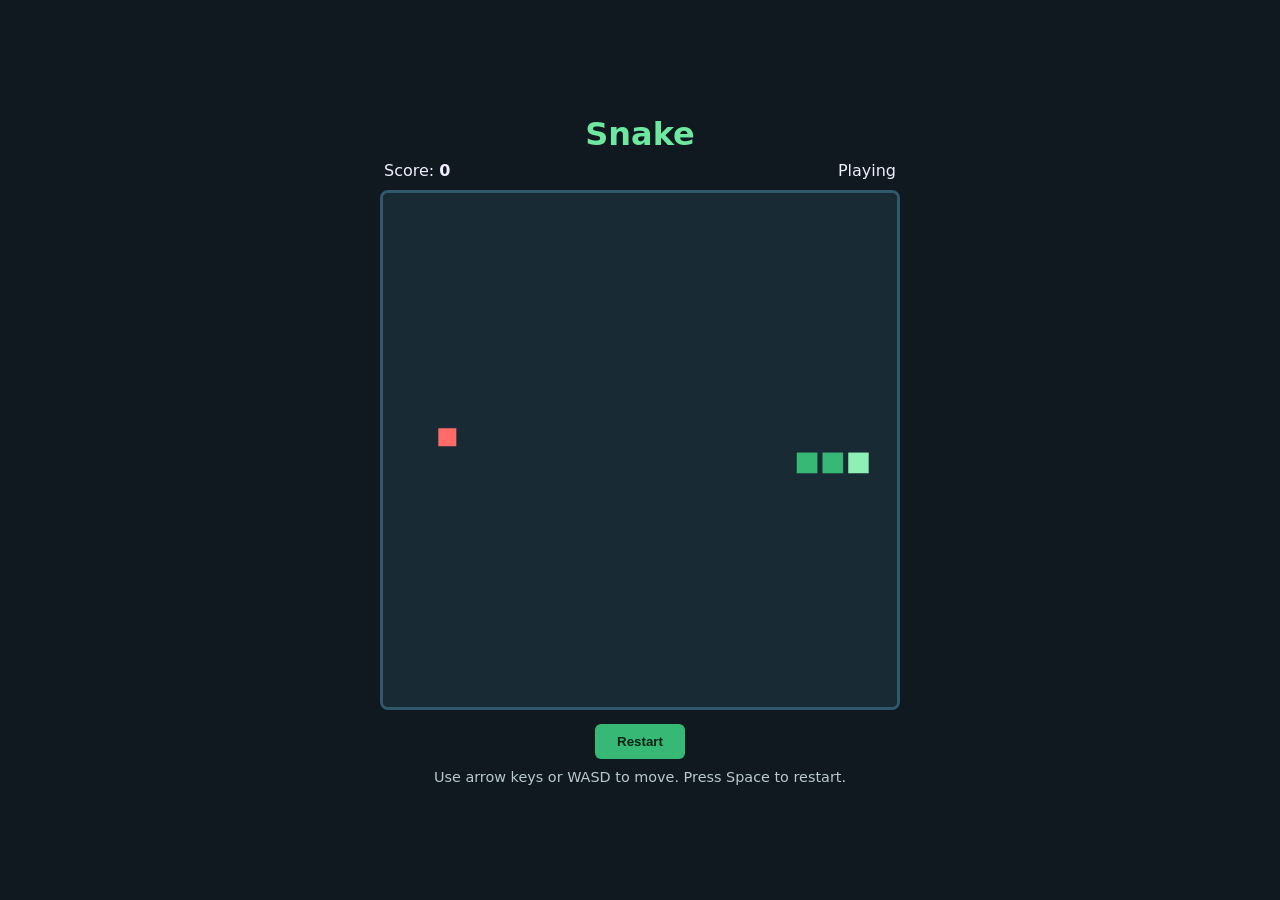
<file: test.html>
<!doctype html> 
<html lang="en">
<head>
	<meta charset="utf-8">
	<meta name="viewport" content="width=device-width, initial-scale=1">
	<title>Snake</title>
	<style>
		:root { color-scheme: dark; }
		* { box-sizing: border-box; }
		body { margin: 0; min-height: 100vh; display: grid; place-items: center; background: #101820; color: #eef; font: 16px system-ui, sans-serif; }
		.game { width: min(92vw, 520px); text-align: center; }
		h1 { margin: 0 0 8px; color: #6ee7a0; }
		.bar { display: flex; justify-content: space-between; margin: 0 4px 10px; }
		canvas { width: 100%; aspect-ratio: 1; display: block; border: 3px solid #31586b; border-radius: 8px; background: #182b35; }
		button { margin-top: 14px; padding: 10px 22px; border: 0; border-radius: 6px; background: #37b875; color: #062414; font-weight: 700; cursor: pointer; }
		p { margin: 10px 0 0; color: #b8c9d0; font-size: .9rem; }
	</style>
</head>
<body>
	<main class="game">
		<h1>Snake</h1>
		<div class="bar"><span>Score: <b id="score">0</b></span><span id="status">Playing</span></div>
		<canvas id="board" width="400" height="400" aria-label="Snake game"></canvas>
		<button id="restart">Restart</button>
		<p>Use arrow keys or WASD to move. Press Space to restart.</p>
	</main>
	<script>
		const canvas = document.getElementById('board'), ctx = canvas.getContext('2d');
		const scoreEl = document.getElementById('score'), statusEl = document.getElementById('status');
		const cells = 20, size = canvas.width / cells;
		let snake, food, direction, nextDirection, score, timer, running;

		function randomFood() {
			do food = { x: Math.floor(Math.random() * cells), y: Math.floor(Math.random() * cells) };
			while (snake.some(part => part.x === food.x && part.y === food.y));
		}
		function start() {
			snake = [{ x: 10, y: 10 }, { x: 9, y: 10 }, { x: 8, y: 10 }];
			direction = nextDirection = { x: 1, y: 0 }; score = 0; running = true;
			scoreEl.textContent = score; statusEl.textContent = 'Playing'; randomFood();
			clearInterval(timer); timer = setInterval(tick, 115); draw();
		}
		function tick() {
			direction = nextDirection;
			const head = { x: snake[0].x + direction.x, y: snake[0].y + direction.y };
			if (head.x < 0 || head.x >= cells || head.y < 0 || head.y >= cells || snake.some(p => p.x === head.x && p.y === head.y)) return end();
			snake.unshift(head);
			if (head.x === food.x && head.y === food.y) { score++; scoreEl.textContent = score; randomFood(); } else snake.pop();
			draw();
		}
		function end() { running = false; clearInterval(timer); statusEl.textContent = 'Game over'; draw(); }
		function draw() {
			ctx.fillStyle = '#182b35'; ctx.fillRect(0, 0, canvas.width, canvas.height);
			ctx.fillStyle = '#ff6b6b'; ctx.fillRect(food.x * size + 3, food.y * size + 3, size - 6, size - 6);
			snake.forEach((part, i) => { ctx.fillStyle = i ? '#37b875' : '#8ff0b5'; ctx.fillRect(part.x * size + 2, part.y * size + 2, size - 4, size - 4); });
			if (!running) { ctx.fillStyle = 'rgba(0,0,0,.55)'; ctx.fillRect(0, 0, canvas.width, canvas.height); ctx.fillStyle = '#fff'; ctx.font = 'bold 28px system-ui'; ctx.textAlign = 'center'; ctx.fillText('Game Over', 200, 190); ctx.font = '16px system-ui'; ctx.fillText('Press Restart or Space', 200, 220); }
		}
		document.addEventListener('keydown', e => {
			const keys = { ArrowUp: [0, -1], w: [0, -1], ArrowDown: [0, 1], s: [0, 1], ArrowLeft: [-1, 0], a: [-1, 0], ArrowRight: [1, 0], d: [1, 0] };
			if (e.code === 'Space') return start();
			const move = keys[e.key]; if (!move) return;
			e.preventDefault(); if (move[0] !== -direction.x || move[1] !== -direction.y) nextDirection = { x: move[0], y: move[1] };
		});
		document.getElementById('restart').addEventListener('click', start); start();
	</script>
</body>
</html>
</file>
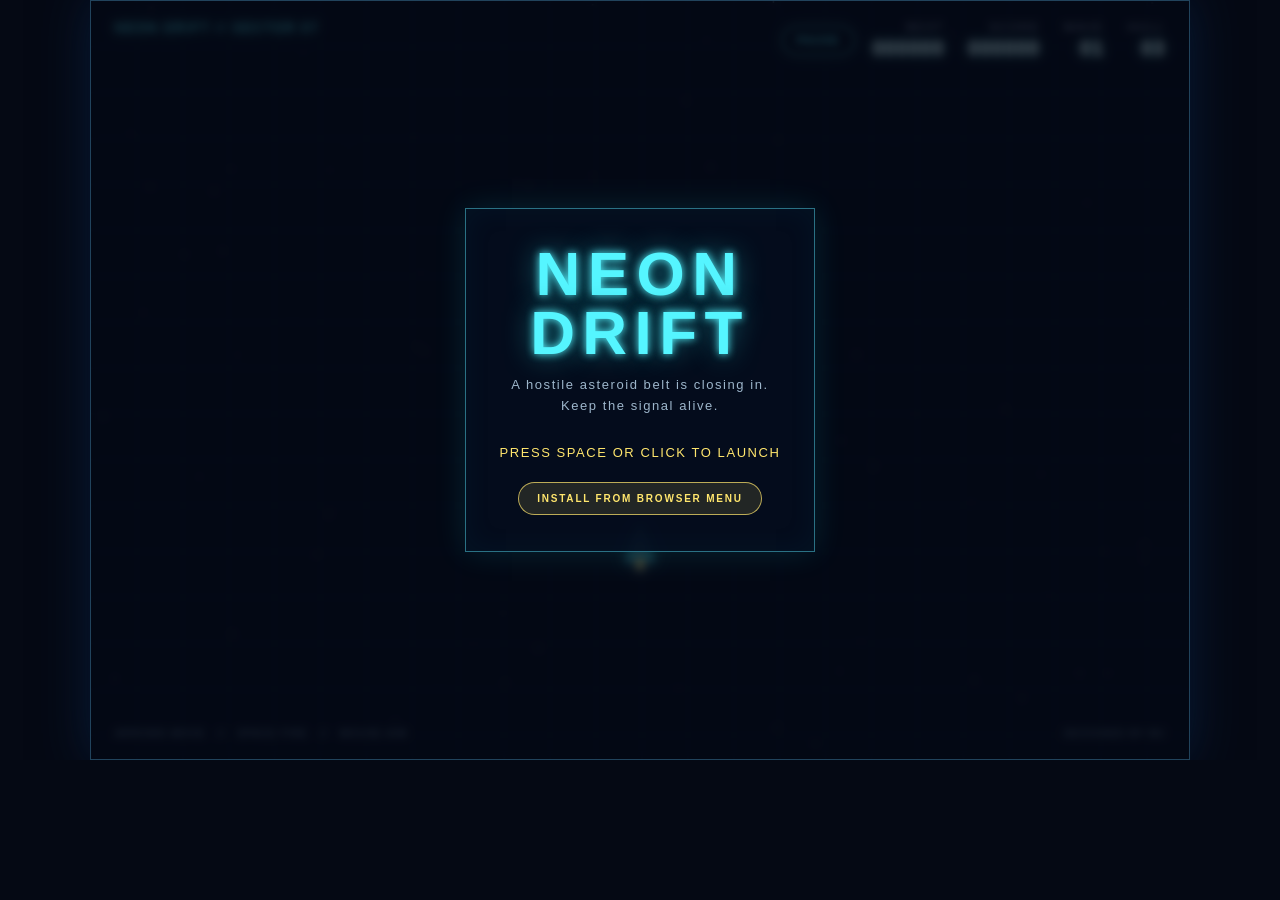
<file: games/rocket.html>
<!doctype html>
<html lang="en">
<head>
	<meta charset="UTF-8">
	<meta name="viewport" content="width=device-width, initial-scale=1.0">
	<meta name="theme-color" content="#050914">
	<meta name="apple-mobile-web-app-capable" content="yes">
	<meta name="apple-mobile-web-app-status-bar-style" content="black-translucent">
	<meta name="apple-mobile-web-app-title" content="Neon Drift">
	<link rel="icon" type="image/svg+xml" href="rocket.svg" />
	<link rel="manifest" href="manifest.webmanifest" />
	<title>Neon Drift // Space Shooter</title>
	<style>
		:root { color-scheme: dark; --cyan: #55f5ff; --pink: #ff4fbb; --yellow: #ffe66d; --ink: #050914; }
		* { box-sizing: border-box; }
		html, body { margin: 0; min-height: 100%; background: var(--ink); overflow: hidden; }
		body { display: grid; place-items: center; color: #eafcff; font-family: "Trebuchet MS", "Segoe UI", sans-serif; }
		.game-shell { position: relative; width: min(100vw, 1100px); height: min(100vh, 760px); min-height: 480px; overflow: hidden; border: 1px solid #21435c; background: #070d1c; box-shadow: 0 0 45px #071a36, inset 0 0 70px #0d1b35; }
		canvas { display: block; width: 100%; height: 100%; cursor: crosshair; }
		.hud { position: absolute; inset: 0 0 auto; display: flex; justify-content: space-between; gap: 16px; padding: 20px 24px; pointer-events: none; text-transform: uppercase; letter-spacing: .14em; }
		.hud-right { display: flex; align-items: center; gap: 18px; }
		.brand { color: var(--cyan); font-size: 12px; text-shadow: 0 0 12px var(--cyan); }
		.pause-button, .install-button { pointer-events: auto; border: 1px solid rgba(85, 245, 255, .7); border-radius: 999px; background: rgba(7, 17, 31, .76); color: var(--cyan); padding: 8px 14px; font-size: 10px; font-weight: 700; letter-spacing: .18em; text-transform: uppercase; cursor: pointer; box-shadow: 0 0 18px rgba(85, 245, 255, .12); transition: all .18s ease; }
		.pause-button:hover, .pause-button:focus-visible, .install-button:hover, .install-button:focus-visible { background: rgba(85, 245, 255, .12); transform: translateY(-1px); outline: none; }
		.pause-button.active { background: rgba(255, 79, 187, .12); border-color: rgba(255, 79, 187, .8); color: var(--pink); box-shadow: 0 0 18px rgba(255, 79, 187, .12); }
		.install-button { border-color: rgba(255, 230, 109, .7); color: var(--yellow); }
		.install-button.hidden { display: none; }
		.stats { display: flex; gap: 24px; color: #9cb0c8; font-size: 11px; text-align: right; }
		.stats strong { display: block; margin-top: 4px; color: #fff; font-size: 20px; letter-spacing: .04em; text-shadow: 0 0 10px var(--cyan); }
		.status { position: absolute; left: 24px; bottom: 20px; color: #7190a9; font-size: 10px; letter-spacing: .12em; pointer-events: none; }
		.credit { position: absolute; right: 24px; bottom: 20px; color: #7190a9; font-size: 10px; letter-spacing: .12em; pointer-events: none; }
		.mobile-controls { display: none; }
		.control-pad { display: grid; grid-template-columns: repeat(3, 48px); grid-template-rows: repeat(3, 48px); gap: 5px; }
		.control-button { border: 1px solid #55f5ff88; border-radius: 10px; background: #0b2638bb; color: var(--cyan); font: bold 22px monospace; box-shadow: 0 0 14px #55f5ff22; touch-action: none; user-select: none; }
		.control-button:active, .control-button.active { background: #55f5ff44; box-shadow: 0 0 18px #55f5ff88; }
		.control-up { grid-column: 2; grid-row: 1; }.control-left { grid-column: 1; grid-row: 2; }.control-down { grid-column: 2; grid-row: 2; }.control-right { grid-column: 3; grid-row: 2; }
		.fire-button { width: 94px; height: 94px; border-color: #ff4fbb99; border-radius: 50%; color: var(--pink); background: #35152fbb; font-size: 13px; letter-spacing: .12em; }
		.fire-button:active, .fire-button.active { background: #ff4fbb55; box-shadow: 0 0 22px #ff4fbb99; }
		.overlay { position: absolute; inset: 0; display: grid; place-items: center; padding: 24px; background: rgba(3, 7, 18, .72); backdrop-filter: blur(4px); text-align: center; }
		.overlay.hidden { display: none; }
		.panel { max-width: 490px; padding: 36px 34px; border: 1px solid #2a7184; background: rgba(5, 14, 31, .9); box-shadow: 0 0 30px rgba(32, 237, 255, .12), inset 0 0 28px rgba(18, 112, 145, .08); }
		h1 { margin: 0 0 10px; color: var(--cyan); font-size: clamp(30px, 6vw, 62px); line-height: .95; letter-spacing: .12em; text-shadow: 0 0 8px var(--cyan), 0 0 28px #17818d; }
		.panel p { margin: 12px 0; color: #9db6cb; font-size: 13px; letter-spacing: .12em; line-height: 1.6; }
		.prompt { margin-top: 26px !important; color: var(--yellow) !important; animation: pulse 1.4s ease-in-out infinite; }
		.overlay-install { display: flex; margin-top: 18px; width: 100%; justify-content: center; }
		.overlay-install.hidden { display: none; }
		.overlay-install button { border: 1px solid rgba(255, 230, 109, .7); border-radius: 999px; background: rgba(255, 230, 109, .12); color: var(--yellow); padding: 10px 18px; font-size: 10px; font-weight: 700; letter-spacing: .18em; text-transform: uppercase; cursor: pointer; }
		.overlay-install button:disabled { opacity: .5; cursor: not-allowed; }
		.accent { color: var(--pink); }
		@keyframes pulse { 50% { opacity: .42; } }
		@media (max-width: 600px) { .game-shell { width: 100vw; height: 100vh; min-height: 0; border: 0; } .hud { padding: 16px; } .brand { font-size: 10px; } .stats { gap: 10px; } .stats strong { font-size: 16px; } .status { left: 16px; bottom: 14px; font-size: 8px; } .credit { right: 16px; bottom: 14px; font-size: 8px; } .mobile-controls { position: absolute; left: 18px; right: 18px; bottom: 48px; display: flex; align-items: center; justify-content: space-between; pointer-events: none; } .control-pad, .fire-button { pointer-events: auto; } .panel { padding: 28px 22px; } }
	</style>
</head>
<body>
	<main class="game-shell" aria-label="Neon Drift space shooter">
		<canvas id="game" aria-label="Playable space shooter canvas"></canvas>
		<div class="hud">
			<div class="brand">NEON DRIFT // SECTOR 07</div>
			<div class="hud-right">
				<button id="installButton" class="install-button hidden" type="button" aria-label="Install game">INSTALL</button>
				<button id="pauseButton" class="pause-button" type="button" aria-label="Pause game">PAUSE</button>
				<div class="stats">
					<div>BEST<strong id="highScore">000000</strong></div>
					<div>SCORE<strong id="score">000000</strong></div>
					<div>WAVE<strong id="wave">01</strong></div>
					<div>HULL<strong id="hull">03</strong></div>
				</div>
			</div>
		</div>
		<div id="status" class="status">ARROWS MOVE &nbsp; // &nbsp; SPACE FIRE &nbsp; // &nbsp; MOUSE AIM</div>
		<div class="credit">DESIGNED BY MJ</div>
		<div class="mobile-controls" aria-label="Touch controls">
			<div class="control-pad">
				<button class="control-button control-up" data-key="ArrowUp" aria-label="Move up">&#9650;</button>
				<button class="control-button control-left" data-key="ArrowLeft" aria-label="Move left">&#9664;</button>
				<button class="control-button control-down" data-key="ArrowDown" aria-label="Move down">&#9660;</button>
				<button class="control-button control-right" data-key="ArrowRight" aria-label="Move right">&#9654;</button>
			</div>
			<button class="control-button fire-button" aria-label="Fire">FIRE</button>
		</div>
		<section id="overlay" class="overlay">
			<div class="panel">
				<h1 id="title">NEON<br>DRIFT</h1>
				<p id="message">A hostile asteroid belt is closing in.<br>Keep the signal alive.</p>
				<p class="prompt">PRESS SPACE OR CLICK TO LAUNCH</p>
				<div id="overlayInstall" class="overlay-install">
					<button type="button" aria-label="Install game">INSTALL</button>
				</div>
			</div>
		</section>
	</main>
	<script>
		(() => {
			"use strict";
			const canvas = document.getElementById("game");
			const context = canvas.getContext("2d");
			const shell = document.querySelector(".game-shell");
			const scoreElement = document.getElementById("score");
			const waveElement = document.getElementById("wave");
			const hullElement = document.getElementById("hull");
			const highScoreElement = document.getElementById("highScore");
			const pauseButton = document.getElementById("pauseButton");
			const installButton = document.getElementById("installButton");
			const overlayInstall = document.getElementById("overlayInstall");
			const overlay = document.getElementById("overlay");
			const title = document.getElementById("title");
			const message = document.getElementById("message");
			const keys = new Set();
			const bullets = [];
			const enemies = [];
			const particles = [];
			const stars = [];
			let audioContext = null;
			const MAX_BULLETS = 36;
			const MAX_ENEMIES = 26;
			let width = 0;
			let height = 0;
			let lastTime = 0;
			let spawnTimer = 0;
			let waveTimer = 0;
			let score = 0;
			let wave = 1;
			let running = false;
			let gameOver = false;
			let paused = false;
			let deferredPrompt = null;
			let highScore = 0;
			try {
				highScore = Number.parseInt(localStorage.getItem("neon-drift-high-score") || "0", 10) || 0;
			} catch (error) {
				highScore = 0;
			}
			let mouse = { x: 0, y: 0, active: false };
			const player = { x: 0, y: 0, angle: -Math.PI / 2, radius: 15, speed: 310, cooldown: 0, hull: 3, invulnerable: 0 };
			function playSound(name) {
				if (!audioContext) audioContext = new (window.AudioContext || window.webkitAudioContext)();
				if (audioContext.state === "suspended") audioContext.resume();
				const sounds = { shoot: [620, 180, .07, .035, "square"], hit: [170, 70, .12, .06, "sawtooth"], explode: [110, 38, .28, .09, "sawtooth"], damage: [90, 42, .34, .12, "square"], launch: [180, 620, .38, .08, "triangle"], gameover: [300, 48, .8, .1, "sine"] };
				const [startFrequency, endFrequency, duration, volume, type] = sounds[name];
				const now = audioContext.currentTime;
				const oscillator = audioContext.createOscillator();
				const gain = audioContext.createGain();
				oscillator.type = type; oscillator.frequency.setValueAtTime(startFrequency, now); oscillator.frequency.exponentialRampToValueAtTime(endFrequency, now + duration);
				gain.gain.setValueAtTime(volume, now); gain.gain.exponentialRampToValueAtTime(.001, now + duration);
				oscillator.connect(gain); gain.connect(audioContext.destination); oscillator.start(now); oscillator.stop(now + duration);
			}

			function resize() {
				const ratio = Math.min(window.devicePixelRatio || 1, 2);
				const bounds = shell.getBoundingClientRect();
				width = bounds.width;
				height = bounds.height;
				canvas.width = Math.floor(width * ratio);
				canvas.height = Math.floor(height * ratio);
				context.setTransform(ratio, 0, 0, ratio, 0, 0);
				if (!player.x) { player.x = width / 2; player.y = height * .72; mouse.x = width / 2; mouse.y = height / 2; }
			}
			window.addEventListener("resize", resize);

			function random(min, max) { return min + Math.random() * (max - min); }
			function distance(a, b) { return Math.hypot(a.x - b.x, a.y - b.y); }
			function wrap(entity, margin = 40) {
				if (entity.x < -margin) entity.x = width + margin;
				if (entity.x > width + margin) entity.x = -margin;
				if (entity.y < -margin) entity.y = height + margin;
				if (entity.y > height + margin) entity.y = -margin;
			}
			function createStars() {
				stars.length = 0;
				for (let index = 0; index < 105; index++) stars.push({ x: Math.random() * width, y: Math.random() * height, size: random(.4, 1.8), speed: random(3, 15), alpha: random(.22, .8) });
			}
			function resetGame() {
				score = 0; wave = 1; spawnTimer = 0; waveTimer = 0; bullets.length = 0; enemies.length = 0; particles.length = 0;
				player.x = width / 2; player.y = height * .72; player.angle = -Math.PI / 2; player.hull = 3; player.cooldown = 0; player.invulnerable = 0;
				gameOver = false; running = true; paused = false; pauseButton.disabled = false; pauseButton.textContent = "PAUSE"; pauseButton.classList.remove("active"); overlay.classList.add("hidden"); updateHud(); playSound("launch");
			}
			function togglePause() {
				if (!running || gameOver) return;
				paused = !paused;
				pauseButton.textContent = paused ? "RESUME" : "PAUSE";
				pauseButton.classList.toggle("active", paused);
				if (paused) {
					title.textContent = "PAUSED";
					message.innerHTML = "The signal is holding.<br>Resume when you are ready.";
					document.querySelector(".prompt").textContent = "PRESS P OR CLICK TO RESUME";
					overlay.classList.remove("hidden");
				} else {
					overlay.classList.add("hidden");
				}
			}
			function updateHud() {
				highScore = Math.max(highScore, score);
				try {
					localStorage.setItem("neon-drift-high-score", String(highScore));
				} catch (error) {
					// Ignore localStorage failures in restricted contexts.
				}
				scoreElement.textContent = String(score).padStart(6, "0");
				highScoreElement.textContent = String(highScore).padStart(6, "0");
				waveElement.textContent = String(wave).padStart(2, "0");
				hullElement.textContent = String(Math.max(0, player.hull)).padStart(2, "0");
			}
			function aimAtPointer(event) {
				const bounds = canvas.getBoundingClientRect();
				mouse.x = event.clientX - bounds.left; mouse.y = event.clientY - bounds.top; mouse.active = true;
			}
			function fire() {
				if (!running || player.cooldown > 0 || bullets.length >= MAX_BULLETS) return;
				player.cooldown = .16;
				bullets.push({ x: player.x + Math.cos(player.angle) * 18, y: player.y + Math.sin(player.angle) * 18, vx: Math.cos(player.angle) * 650, vy: Math.sin(player.angle) * 650, life: 1.1 });
				playSound("shoot");
			}
			function spawnEnemy() {
				if (enemies.length >= MAX_ENEMIES) return;
				const edge = Math.floor(Math.random() * 4);
				const position = edge === 0 ? { x: random(0, width), y: -35 } : edge === 1 ? { x: width + 35, y: random(0, height) } : edge === 2 ? { x: random(0, width), y: height + 35 } : { x: -35, y: random(0, height) };
				const size = random(16, 29);
				const targetAngle = Math.atan2(player.y - position.y, player.x - position.x) + random(-.65, .65);
				enemies.push({ ...position, size, radius: size * .8, vx: Math.cos(targetAngle) * random(35, 70 + wave * 5), vy: Math.sin(targetAngle) * random(35, 70 + wave * 5), spin: random(-2, 2), rotation: random(0, Math.PI * 2), shape: 7 + Math.floor(Math.random() * 4), hp: size > 24 ? 2 : 1, hue: Math.random() > .5 ? "#ff4fbb" : "#ff9366" });
			}
			function burst(x, y, color, amount = 12) {
				for (let index = 0; index < amount && particles.length < 180; index++) { const angle = Math.random() * Math.PI * 2; const speed = random(35, 180); particles.push({ x, y, vx: Math.cos(angle) * speed, vy: Math.sin(angle) * speed, life: random(.3, .75), maxLife: .75, color, size: random(1, 3.5) }); }
			}
			function damagePlayer() {
				if (player.invulnerable > 0) return;
				player.hull--; player.invulnerable = 1.6; burst(player.x, player.y, "#55f5ff", 24); updateHud(); playSound("damage");
				if (player.hull <= 0) endGame();
			}
			function endGame() {
				running = false; gameOver = true; paused = false; pauseButton.disabled = true; pauseButton.textContent = "PAUSE"; pauseButton.classList.remove("active");
				highScore = Math.max(highScore, score);
				try {
					localStorage.setItem("neon-drift-high-score", String(highScore));
				} catch (error) {
					// Ignore localStorage failures in restricted contexts.
				}
				playSound("gameover"); title.textContent = "SIGNAL LOST"; message.innerHTML = "Final score: <strong class=\"accent\">" + String(score).padStart(6, "0") + "</strong><br>Best: <strong class=\"accent\">" + String(highScore).padStart(6, "0") + "</strong><br>The sector remembers your run."; document.querySelector(".prompt").textContent = "PRESS SPACE OR CLICK TO RESTART"; overlay.classList.remove("hidden");
				updateHud();
			}
			function update(delta) {
				waveTimer += delta; spawnTimer -= delta; player.cooldown -= delta; player.invulnerable -= delta;
				if (waveTimer > 18) { wave++; waveTimer = 0; updateHud(); }
				if (spawnTimer <= 0) { spawnEnemy(); spawnTimer = Math.max(.34, 1.15 - wave * .045); }
				let moveX = (keys.has("ArrowRight") ? 1 : 0) - (keys.has("ArrowLeft") ? 1 : 0);
				let moveY = (keys.has("ArrowDown") ? 1 : 0) - (keys.has("ArrowUp") ? 1 : 0);
				const length = Math.hypot(moveX, moveY) || 1;
				player.x += moveX / length * player.speed * delta; player.y += moveY / length * player.speed * delta;
				player.x = Math.max(22, Math.min(width - 22, player.x)); player.y = Math.max(44, Math.min(height - 26, player.y));
				if (mouse.active) player.angle = Math.atan2(mouse.y - player.y, mouse.x - player.x);
				if (keys.has(" ")) fire();
				for (const star of stars) { star.y += star.speed * delta; if (star.y > height) { star.y = 0; star.x = Math.random() * width; } }
				for (let index = bullets.length - 1; index >= 0; index--) { const bullet = bullets[index]; bullet.x += bullet.vx * delta; bullet.y += bullet.vy * delta; bullet.life -= delta; if (bullet.life <= 0 || bullet.x < -20 || bullet.x > width + 20 || bullet.y < -20 || bullet.y > height + 20) bullets.splice(index, 1); }
				for (let index = enemies.length - 1; index >= 0; index--) { const enemy = enemies[index]; enemy.x += enemy.vx * delta; enemy.y += enemy.vy * delta; enemy.rotation += enemy.spin * delta; wrap(enemy); if (distance(enemy, player) < enemy.radius + player.radius) { enemies.splice(index, 1); damagePlayer(); continue; } for (let bulletIndex = bullets.length - 1; bulletIndex >= 0; bulletIndex--) { if (distance(enemy, bullets[bulletIndex]) < enemy.radius + 4) { bullets.splice(bulletIndex, 1); enemy.hp--; burst(enemy.x, enemy.y, enemy.hue, 5); playSound("hit"); if (enemy.hp <= 0) { score += enemy.size > 24 ? 150 : 100; burst(enemy.x, enemy.y, enemy.hue, 18); enemies.splice(index, 1); updateHud(); playSound("explode"); } break; } } }
				for (let index = particles.length - 1; index >= 0; index--) { const particle = particles[index]; particle.x += particle.vx * delta; particle.y += particle.vy * delta; particle.vx *= .97; particle.vy *= .97; particle.life -= delta; if (particle.life <= 0) particles.splice(index, 1); }
			}
			function drawBackground() { context.fillStyle = "#070d1c"; context.fillRect(0, 0, width, height); context.strokeStyle = "rgba(42, 99, 124, .10)"; context.lineWidth = 1; for (let x = 0; x < width; x += 46) { context.beginPath(); context.moveTo(x, 0); context.lineTo(x, height); context.stroke(); } for (let y = 0; y < height; y += 46) { context.beginPath(); context.moveTo(0, y); context.lineTo(width, y); context.stroke(); } for (const star of stars) { context.globalAlpha = star.alpha; context.fillStyle = "#bafaff"; context.fillRect(star.x, star.y, star.size, star.size); } context.globalAlpha = 1; }
			function drawPlayer() { if (player.invulnerable > 0 && Math.floor(player.invulnerable * 12) % 2 === 0) return; context.save(); context.translate(player.x, player.y); context.rotate(player.angle + Math.PI / 2); context.shadowBlur = 18; context.shadowColor = "#55f5ff"; context.strokeStyle = "#55f5ff"; context.fillStyle = "rgba(33, 187, 210, .18)"; context.lineWidth = 2; context.beginPath(); context.moveTo(0, -20); context.lineTo(13, 14); context.lineTo(0, 9); context.lineTo(-13, 14); context.closePath(); context.fill(); context.stroke(); context.shadowBlur = 7; context.shadowColor = "#ffffff"; context.fillStyle = "#ffffff"; context.font = "bold 7px monospace"; context.textAlign = "center"; context.textBaseline = "middle"; context.fillText("MJ", 0, 1); context.shadowBlur = 8; context.fillStyle = "#ffe66d"; context.beginPath(); context.moveTo(-5, 13); context.lineTo(0, 23 + Math.random() * 6); context.lineTo(5, 13); context.fill(); context.restore(); }
			function draw() { drawBackground(); context.shadowBlur = 12; context.shadowColor = "#ffe66d"; context.fillStyle = "#ffe66d"; for (const bullet of bullets) { context.beginPath(); context.arc(bullet.x, bullet.y, 3, 0, Math.PI * 2); context.fill(); } context.shadowColor = "#ff4fbb"; for (const enemy of enemies) { context.save(); context.translate(enemy.x, enemy.y); context.rotate(enemy.rotation); context.strokeStyle = enemy.hue; context.shadowColor = enemy.hue; context.lineWidth = 2; context.beginPath(); for (let point = 0; point < enemy.shape; point++) { const angle = point / enemy.shape * Math.PI * 2; const radius = enemy.size * random(.72, 1.05); const x = Math.cos(angle) * radius; const y = Math.sin(angle) * radius; point ? context.lineTo(x, y) : context.moveTo(x, y); } context.closePath(); context.stroke(); context.restore(); } context.shadowBlur = 0; for (const particle of particles) { context.globalAlpha = Math.max(0, particle.life / particle.maxLife); context.fillStyle = particle.color; context.fillRect(particle.x, particle.y, particle.size, particle.size); } context.globalAlpha = 1; drawPlayer(); }
			function frame(time) { const delta = Math.min((time - lastTime) / 1000 || 0, .033); lastTime = time; if (running && !paused) update(delta); draw(); requestAnimationFrame(frame); }
			function launch() { if (paused) { togglePause(); return; } resetGame(); }
			window.addEventListener("beforeinstallprompt", (event) => {
				event.preventDefault();
				deferredPrompt = event;
				updateInstallAvailability();
			});
			const updateInstallAvailability = () => {
				const available = Boolean(deferredPrompt);
				const overlayButton = overlayInstall.querySelector("button");

				installButton.disabled = !available;
				installButton.classList.toggle("hidden", !available);

				overlayInstall.classList.remove("hidden");
				overlayButton.disabled = false;
				overlayButton.textContent = available ? "INSTALL" : "INSTALL FROM BROWSER MENU";
			};
			const triggerInstall = async () => {
				if (!deferredPrompt) {
					message.innerHTML = "Install is unavailable in this browser context.<br>Use your browser menu and choose <strong class=\"accent\">Install app</strong> or <strong class=\"accent\">Add to Home Screen</strong>.";
					return;
				}
				deferredPrompt.prompt();
				await deferredPrompt.userChoice;
				deferredPrompt = null;
				updateInstallAvailability();
			};
			installButton.addEventListener("click", triggerInstall);
			overlayInstall.addEventListener("pointerdown", (event) => event.stopPropagation());
			overlayInstall.querySelector("button").addEventListener("click", triggerInstall);
			updateInstallAvailability();
			window.addEventListener("keydown", (event) => {
				keys.add(event.key);
				if (["ArrowUp", "ArrowDown", "ArrowLeft", "ArrowRight", " "].includes(event.key)) event.preventDefault();
				if (event.key.toLowerCase() === "p") {
					togglePause();
					return;
				}
				if ((event.key === " " || event.key === "Enter") && (!running || gameOver)) launch();
			});
			window.addEventListener("keyup", (event) => keys.delete(event.key));
			canvas.addEventListener("pointermove", aimAtPointer); canvas.addEventListener("pointerdown", (event) => { aimAtPointer(event); if (!running || gameOver) launch(); else fire(); });
			pauseButton.addEventListener("click", () => { if (running && !gameOver) togglePause(); });
			const mobileButtons = document.querySelectorAll("[data-key]");
			mobileButtons.forEach((button) => { const key = button.dataset.key; const press = (event) => { event.preventDefault(); keys.add(key); button.classList.add("active"); button.setPointerCapture(event.pointerId); }; const release = (event) => { event.preventDefault(); keys.delete(key); button.classList.remove("active"); }; button.addEventListener("pointerdown", press); button.addEventListener("pointerup", release); button.addEventListener("pointercancel", release); });
			const fireButton = document.querySelector(".fire-button");
			fireButton.addEventListener("pointerdown", (event) => { event.preventDefault(); fireButton.classList.add("active"); fireButton.setPointerCapture(event.pointerId); if (!running || gameOver) launch(); keys.add(" "); fire(); });
			fireButton.addEventListener("pointerup", () => { fireButton.classList.remove("active"); keys.delete(" "); }); fireButton.addEventListener("pointercancel", () => { fireButton.classList.remove("active"); keys.delete(" "); });
			overlay.addEventListener("pointerdown", () => {
				if (paused) {
					togglePause();
					return;
				}
				launch();
			});
			pauseButton.disabled = true;
			updateHud();
			if ("serviceWorker" in navigator) {
				window.addEventListener("load", () => {
					navigator.serviceWorker.register("./sw.js").catch(() => {
						console.warn("Service worker registration failed.");
					});
				});
			}
			resize(); createStars(); requestAnimationFrame(frame);
		})();
	</script>
</body>
</html>
</file>
<file: app/styles.css>
:root {
  --ink: #162a28;
  --muted: #71817d;
  --paper: #f4f1e9;
  --panel: #fffdf7;
  --line: #d9ded6;
  --teal: #0d7167;
  --teal-dark: #07534d;
  --coral: #db765b;
  --shadow: 0 22px 55px rgba(29, 61, 54, .1);
}

* { box-sizing: border-box; }
body { margin: 0; color: var(--ink); background: var(--paper); font-family: 'DM Sans', sans-serif; }
body::before { content: ''; position: fixed; inset: 0; opacity: .28; pointer-events: none; background-image: radial-gradient(#b9c9bd 0.7px, transparent .7px); background-size: 18px 18px; }
.page-shell { width: min(1160px, calc(100% - 48px)); margin: 0 auto; padding: 28px 0 24px; position: relative; }
.site-header, footer { display: flex; justify-content: space-between; align-items: center; }
.brand { color: var(--ink); font-size: 1.1rem; font-weight: 700; letter-spacing: -.03em; text-decoration: none; }
.brand span { color: var(--teal); }
.header-note, footer { color: var(--muted); font-size: .68rem; letter-spacing: .12em; text-transform: uppercase; }
.intro { max-width: 650px; padding: 90px 0 58px; }
.eyebrow, .section-kicker { color: var(--coral); font-size: .68rem; font-weight: 700; letter-spacing: .16em; margin: 0 0 15px; }
h1, h2 { font-family: Fraunces, Georgia, serif; margin: 0; font-weight: 600; }
h1 { font-size: clamp(3.5rem, 7vw, 6.8rem); letter-spacing: -.07em; line-height: .91; }
h1 em { color: var(--teal); font-style: normal; }
.intro-copy { color: var(--muted); font-size: 1.05rem; line-height: 1.65; margin: 25px 0 0; max-width: 500px; }
.workspace { display: grid; grid-template-columns: minmax(320px, .85fr) minmax(500px, 1.35fr); gap: 18px; align-items: stretch; }
.input-panel, .results-panel { background: var(--panel); border: 1px solid var(--line); box-shadow: var(--shadow); padding: 32px; }
.input-panel { border-top: 4px solid var(--teal); }
.results-panel { border-top: 4px solid var(--coral); }
.panel-heading { align-items: flex-start; display: flex; justify-content: space-between; margin-bottom: 32px; }
h2 { font-size: 1.8rem; letter-spacing: -.04em; }
.status-dot { background: var(--teal); border-radius: 50%; height: 9px; margin-top: 8px; width: 9px; }
.field-grid { display: grid; grid-template-columns: 1fr 1fr; gap: 18px; }
.field-small { max-width: 100%; }
.field span, .ratio-title { display: flex; justify-content: space-between; color: var(--ink); font-size: .78rem; font-weight: 700; letter-spacing: .02em; }
.field small, .ratio-title small { color: var(--muted); font-size: .65rem; font-weight: 500; letter-spacing: .1em; text-transform: uppercase; }
input { border: 0; border-bottom: 1px solid var(--line); border-radius: 0; background: transparent; color: var(--ink); font: 600 1.15rem 'DM Sans', sans-serif; margin-top: 9px; outline: 0; padding: 9px 0 11px; width: 100%; }
input:focus { border-color: var(--teal); box-shadow: 0 2px 0 var(--teal); }
.field.invalid input { border-color: var(--coral); }
.field-error { color: var(--coral) !important; display: block; font-size: .68rem !important; font-weight: 500 !important; line-height: 1.3; margin-top: 5px; }
.ratio-block { border-top: 1px solid var(--line); margin-top: 32px; padding-top: 24px; }
.ratio-title { margin-bottom: 16px; }
.ratio-grid { gap: 22px; }
.calculate-button { align-items: center; background: var(--teal); border: 0; color: white; cursor: pointer; display: flex; font: 700 .78rem 'DM Sans', sans-serif; justify-content: space-between; letter-spacing: .04em; margin-top: 34px; padding: 16px 18px; text-align: left; transition: background .2s, transform .2s; width: 100%; }
.calculate-button span { font-size: 1.35rem; font-weight: 400; line-height: .5; }
.calculate-button:hover { background: var(--teal-dark); transform: translateY(-2px); }
.form-message { color: var(--coral); font-size: .75rem; min-height: 16px; margin: 12px 0 0; }
.results-heading { margin-bottom: 16px; }
.total-label { color: var(--muted); font-size: .64rem; letter-spacing: .13em; }
.total-value { color: var(--teal); font-family: Fraunces, Georgia, serif; font-size: clamp(2.1rem, 4vw, 3.5rem); letter-spacing: -.055em; line-height: 1; }
.asset-strip { border-bottom: 1px solid var(--line); display: flex; flex-wrap: wrap; gap: 28px 42px; margin: 24px 0 26px; padding-bottom: 20px; }
.asset-strip div { display: grid; gap: 6px; }
.asset-strip span, .table-note { color: var(--muted); font-size: .72rem; }
.asset-strip strong { font-size: .95rem; }
.table-wrap { overflow-x: auto; }
table { border-collapse: collapse; min-width: 500px; width: 100%; }
caption { text-align: left; color: var(--ink); font-size: .75rem; font-weight: 700; margin-bottom: 12px; }
th, td { border-bottom: 1px solid var(--line); padding: 14px 8px; text-align: right; vertical-align: middle; }
th:first-child, td:first-child { padding-left: 0; text-align: left; }
thead th { color: var(--muted); font-size: .65rem; font-weight: 500; letter-spacing: .1em; text-transform: uppercase; }
tbody th { font-size: .82rem; font-weight: 600; white-space: nowrap; }
tbody td { font-size: .78rem; }
tbody td strong, tbody td small { display: block; }
tbody td small { color: var(--muted); font-size: .67rem; margin-top: 4px; }
.owner-badge { align-items: center; background: #e2f0e7; border-radius: 50%; color: var(--teal); display: inline-flex; font-size: .65rem; height: 24px; justify-content: center; margin-right: 8px; width: 24px; }
.share-total { color: var(--teal); font-weight: 700; }
.table-note { margin: 18px 0 0; }
footer { border-top: 1px solid var(--line); margin-top: 48px; padding-top: 18px; }
footer span:first-child { color: var(--teal); font-weight: 700; }
@media (max-width: 800px) { .workspace { grid-template-columns: 1fr; } .intro { padding-top: 65px; } }
@media (max-width: 520px) { .page-shell { width: min(100% - 28px, 1160px); } .header-note { display: none; } .intro { padding: 56px 0 40px; } h1 { font-size: 3.6rem; } .input-panel, .results-panel { padding: 24px 20px; } .field-grid { gap: 16px; } .field-small { max-width: none; } .asset-strip { gap: 28px; } footer { font-size: .58rem; } }
</file>
<file: app2/styles.css>
:root {
  --ink: #242b35;
  --muted: #7d8794;
  --line: #e7e9e7;
  --paper: #f8f9f6;
  --surface: #ffffff;
  --yellow: #f4c94d;
  --yellow-pale: #fff5d5;
  --blue: #5f86a8;
  --blue-pale: #eaf2f7;
  --coral: #e8836f;
  --shadow: 0 12px 36px rgba(32, 46, 54, .08);
}

* { box-sizing: border-box; }
body { margin: 0; color: var(--ink); background: var(--paper); font-family: Manrope, sans-serif; }
button, input, textarea, select { font: inherit; }
button { cursor: pointer; }
.app-shell { min-height: 100vh; }
.topbar { align-items: center; background: var(--surface); border-bottom: 1px solid var(--line); display: flex; gap: 24px; height: 76px; padding: 0 32px; }
.wordmark { align-items: center; color: var(--ink); display: flex; font-size: 1.06rem; font-weight: 800; gap: 9px; letter-spacing: -.06em; text-decoration: none; width: 190px; }
.wordmark-mark { align-items: center; background: var(--yellow); border-radius: 11px 11px 11px 3px; color: #5c4713; display: inline-flex; font: 800 1.3rem Georgia, serif; height: 30px; justify-content: center; width: 30px; }
.search-box { align-items: center; background: #f2f4f2; border: 1px solid transparent; border-radius: 8px; color: var(--muted); display: flex; gap: 10px; max-width: 630px; padding: 10px 13px; width: min(100%, 630px); }
.search-box:focus-within { background: white; border-color: var(--yellow); box-shadow: 0 0 0 3px rgba(244, 201, 77, .2); }
.search-box span { font-size: 1.5rem; line-height: .7; transform: rotate(-20deg); }
.search-box input { background: transparent; border: 0; color: var(--ink); outline: 0; width: 100%; }
.search-box kbd { border: 1px solid #d4d8d5; border-radius: 4px; color: var(--muted); font: 500 .7rem 'DM Mono', monospace; padding: 3px 6px; }
.top-actions { align-items: center; display: flex; gap: 8px; margin-left: auto; }
.icon-button, .avatar { align-items: center; background: transparent; border: 0; color: var(--muted); display: inline-flex; height: 38px; justify-content: center; width: 38px; }
.icon-button { font-size: 1.3rem; }
.icon-button:hover { background: #f1f3f1; border-radius: 50%; color: var(--ink); }
.avatar { background: var(--blue); border-radius: 50%; color: white; font-size: .68rem; font-weight: 800; }
.menu-button { display: none; }
.app-body { display: flex; min-height: calc(100vh - 76px); }
.sidebar { background: #fbfcfa; border-right: 1px solid var(--line); display: flex; flex: 0 0 238px; flex-direction: column; padding: 28px 14px 22px; }
nav { display: grid; gap: 4px; }
.nav-item { align-items: center; background: transparent; border: 0; border-radius: 7px; color: #697580; display: flex; font-size: .83rem; gap: 13px; padding: 11px 14px; text-align: left; width: 100%; }
.nav-item:hover { background: #f1f3f1; color: var(--ink); }
.nav-item.active { background: var(--yellow-pale); color: #765c13; font-weight: 700; }
.nav-icon { font-size: 1.12rem; width: 19px; }
.nav-item strong { font: 500 .68rem 'DM Mono', monospace; margin-left: auto; }
.sidebar-section { border-top: 1px solid var(--line); margin-top: 30px; padding: 25px 14px 0; }
.sidebar-heading { color: var(--muted); display: flex; font: 500 .68rem 'DM Mono', monospace; justify-content: space-between; letter-spacing: .09em; text-transform: uppercase; }
.text-button { background: transparent; border: 0; color: var(--blue); font-size: 1.2rem; line-height: .6; }
.labels-list { display: grid; gap: 8px; margin-top: 17px; }
.label-link { align-items: center; background: none; border: 0; color: #697580; display: flex; font-size: .79rem; gap: 9px; padding: 4px 0; text-align: left; }
.label-link::before { background: var(--coral); border-radius: 50%; content: ''; height: 6px; width: 6px; }
.label-link:nth-child(2)::before { background: var(--blue); }.label-link:nth-child(3)::before { background: var(--yellow); }
.sidebar-footer { align-items: center; color: var(--muted); display: flex; font-size: .66rem; gap: 8px; margin-top: auto; padding: 0 14px; }
.status-light { background: #83c48e; border-radius: 50%; height: 7px; width: 7px; }
.main-content { margin: 0 auto; max-width: 1320px; padding: 49px clamp(24px, 5vw, 75px) 72px; width: 100%; }
.content-heading { align-items: end; display: flex; justify-content: space-between; margin-bottom: 30px; }
.eyebrow { color: var(--muted); font: 500 .66rem 'DM Mono', monospace; letter-spacing: .1em; margin: 0 0 11px; }
.eyebrow span { color: var(--blue); }
h1 { font-size: clamp(2rem, 3.2vw, 3rem); letter-spacing: -.07em; line-height: 1; margin: 0; }
.new-note-button { align-items: center; background: var(--ink); border: 0; border-radius: 6px; color: white; display: flex; font-size: .78rem; font-weight: 700; gap: 9px; padding: 12px 16px; transition: transform .2s, background .2s; }
.new-note-button span { color: var(--yellow); font-size: 1.15rem; line-height: .6; }.new-note-button:hover { background: var(--blue); transform: translateY(-2px); }
.composer { background: var(--surface); border: 1px solid var(--line); border-radius: 8px; box-shadow: var(--shadow); margin-bottom: 38px; overflow: hidden; padding: 17px 20px 12px; }
.composer-top { align-items: center; display: flex; }.composer input, .composer textarea { background: transparent; border: 0; color: var(--ink); outline: 0; width: 100%; }.composer input { font-size: .98rem; font-weight: 700; }.composer textarea { font-size: .83rem; line-height: 1.6; margin-top: 10px; min-height: 28px; resize: vertical; }
.pin-toggle { background: none; border: 0; color: var(--muted); font-size: 1.25rem; }.pin-toggle.selected { color: #d49d11; }
.composer-options { align-items: center; border-top: 1px solid var(--line); display: flex; gap: 18px; margin-top: 12px; padding-top: 11px; }.option-button, .label-select { background: transparent; border: 0; color: var(--muted); font-size: .7rem; }.option-button:hover, .label-select:hover { color: var(--ink); }.option-button span { color: var(--blue); font-size: .94rem; }.label-select { align-items: center; display: flex; gap: 5px; }.label-select select { background: transparent; border: 0; color: var(--muted); font-size: .7rem; outline: 0; }.composer-hint { color: #afb6ba; font: .64rem 'DM Mono', monospace; margin-left: auto; }.save-button { background: var(--yellow-pale); border: 0; border-radius: 4px; color: #765c13; font-size: .7rem; font-weight: 800; padding: 8px 13px; }.save-button:hover { background: var(--yellow); }
.checklist-editor { display: grid; gap: 7px; margin-top: 13px; }.check-item { align-items: center; display: flex; gap: 8px; }.check-item input[type=text] { border-bottom: 1px solid var(--line); font-size: .75rem; padding: 5px 0; }.check-item button { background: none; border: 0; color: var(--muted); }
.toolbar { align-items: center; display: flex; justify-content: space-between; margin-bottom: 17px; }.result-count { color: var(--muted); font: 500 .64rem 'DM Mono', monospace; letter-spacing: .06em; text-transform: uppercase; }.filter-chips { display: flex; gap: 5px; }.filter-chip { background: transparent; border: 1px solid transparent; border-radius: 20px; color: var(--muted); font-size: .68rem; padding: 7px 11px; }.filter-chip:hover, .filter-chip.active { background: var(--blue-pale); border-color: #d4e3ec; color: #4e7696; }
.notes-board { align-items: start; column-count: 3; column-gap: 16px; }.notes-board.compact { column-count: 4; }.note-card { background: var(--surface); border: 1px solid var(--line); border-radius: 7px; break-inside: avoid; display: inline-block; margin: 0 0 16px; overflow: hidden; position: relative; vertical-align: top; width: 100%; }.note-card:hover { box-shadow: 0 8px 25px rgba(36, 43, 53, .1); }.note-card.pinned { border-top: 3px solid var(--yellow); }.note-card[data-color="blue"] { background: var(--blue-pale); border-color: #dae8f0; }.note-card[data-color="yellow"] { background: var(--yellow-pale); border-color: #f5e8bb; }.note-card[data-color="coral"] { background: #fff0ec; border-color: #f4dad3; }
.note-inner { padding: 18px 18px 13px; }.note-title { font-size: .9rem; line-height: 1.35; margin: 0 25px 9px 0; }.note-content { color: #66717a; font-size: .77rem; line-height: 1.7; margin: 0; white-space: pre-wrap; }.note-meta { align-items: center; display: flex; gap: 7px; margin-top: 17px; }.note-label { border-radius: 3px; color: #63717a; font: 500 .57rem 'DM Mono', monospace; letter-spacing: .04em; padding: 4px 6px; text-transform: uppercase; }.note-label.work { background: #d9e7f0; color: #4e7696; }.note-label.personal { background: #f8e0d9; color: #a96252; }.note-label.ideas { background: #f5e5a7; color: #80691e; }.note-date { color: #a4acb0; font: .59rem 'DM Mono', monospace; margin-left: auto; }.note-actions { border-top: 1px solid rgba(145, 157, 160, .18); display: flex; opacity: 0; padding: 5px 10px; transition: opacity .2s; }.note-card:hover .note-actions, .note-actions:focus-within { opacity: 1; }.note-action { background: transparent; border: 0; color: var(--muted); font-size: .78rem; padding: 5px 8px; }.note-action:hover { color: var(--ink); }.note-pin { color: #c59b27; position: absolute; right: 15px; top: 14px; }
.note-checklist { display: grid; gap: 8px; margin-top: 9px; }.check-row { align-items: flex-start; color: #66717a; display: flex; font-size: .76rem; gap: 8px; line-height: 1.45; }.check-row input { accent-color: var(--blue); margin-top: 2px; }.check-row.done span { text-decoration: line-through; opacity: .55; }
.empty-state { margin: 90px auto; max-width: 280px; text-align: center; }.empty-icon { color: #c9d0cc; font-size: 3rem; }.empty-state h2 { font-size: 1rem; margin: 12px 0 6px; }.empty-state p { color: var(--muted); font-size: .76rem; line-height: 1.6; margin: 0; }.toast { background: var(--ink); border-radius: 5px; bottom: 24px; color: white; font-size: .73rem; left: 50%; opacity: 0; padding: 11px 16px; pointer-events: none; position: fixed; transform: translate(-50%, 15px); transition: opacity .25s, transform .25s; }.toast.show { opacity: 1; transform: translate(-50%, 0); }
@media (max-width: 950px) { .notes-board { column-count: 2; } .wordmark { width: auto; } .search-box { margin-left: auto; max-width: 380px; } }
@media (max-width: 680px) { .topbar { gap: 12px; height: 64px; padding: 0 16px; }.menu-button { display: inline-flex; }.wordmark { font-size: .95rem; }.search-box { order: 4; position: absolute; right: 16px; top: 76px; width: calc(100% - 32px); }.top-actions { gap: 0; }.top-actions .icon-button { display: none; }.app-body { min-height: calc(100vh - 64px); }.sidebar { bottom: 0; box-shadow: 12px 0 30px rgba(32,46,54,.12); left: 0; position: fixed; top: 64px; transform: translateX(-105%); transition: transform .25s; z-index: 5; }.sidebar.open { transform: translateX(0); }.main-content { padding: 94px 16px 50px; }.content-heading { align-items: flex-start; gap: 16px; }.content-heading .new-note-button { font-size: 0; padding: 11px 13px; }.content-heading .new-note-button span { font-size: 1.2rem; }.composer-options { flex-wrap: wrap; gap: 10px; }.composer-hint { display: none; }.save-button { margin-left: auto; }.notes-board { column-count: 1; }.filter-chips { display: none; } }
</file>
<file: invo/styles.css>
:root {
  --ink: #202522;
  --muted: #77807a;
  --line: #dfe5df;
  --paper: #fffefa;
  --canvas: #eef2ec;
  --mint: #c9f3dc;
  --green: #17583f;
  --orange: #ef7754;
  --shadow: 0 22px 70px rgba(31, 50, 40, .12);
}

* { box-sizing: border-box; }
html { scroll-behavior: smooth; }
body { margin: 0; color: var(--ink); background: var(--canvas); font-family: 'DM Sans', sans-serif; }
button, input, select, textarea { font: inherit; }
button { cursor: pointer; }
.app-shell { min-height: 100vh; background: radial-gradient(circle at 15% 8%, #f8fbf7 0, transparent 30%), var(--canvas); }
.topbar { height: 78px; display: flex; align-items: center; justify-content: space-between; max-width: 1440px; margin: auto; padding: 0 42px; border-bottom: 1px solid rgba(112, 132, 119, .22); }
.brand { display: inline-flex; align-items: center; gap: 10px; color: var(--ink); text-decoration: none; font-family: Syne, sans-serif; font-size: 22px; font-weight: 800; letter-spacing: -.8px; }
.brand-mark { display: inline-grid; place-items: center; width: 29px; height: 29px; border-radius: 9px 9px 9px 2px; color: white; background: var(--orange); font: 700 19px Syne; }
.brand-mark.small { width: 22px; height: 22px; border-radius: 7px 7px 7px 1px; font-size: 15px; }
.topbar-actions { display: flex; align-items: center; gap: 18px; }
.save-state { color: var(--muted); font-size: 12px; }
.button { border: 0; border-radius: 6px; padding: 11px 17px; font-size: 13px; font-weight: 600; transition: transform .2s ease, background .2s ease; }
.button:hover { transform: translateY(-1px); }
.button-ghost { color: var(--ink); background: transparent; }
.button-primary { color: white; background: var(--green); box-shadow: 0 7px 18px rgba(23, 88, 63, .2); }
.workspace { max-width: 1440px; margin: auto; padding: 68px 42px 80px; }
.intro { display: flex; justify-content: space-between; align-items: end; margin-bottom: 55px; }
.eyebrow, .section-kicker { color: var(--orange); margin: 0 0 13px; font: 500 11px 'DM Mono', monospace; letter-spacing: .08em; text-transform: uppercase; }
.eyebrow span { display: inline-block; width: 30px; border-top: 1px solid currentColor; margin: 0 9px 3px; opacity: .65; }
h1, h2 { font-family: Syne, sans-serif; letter-spacing: -1.8px; }
h1 { margin: 0; font-size: clamp(42px, 5vw, 76px); line-height: .98; font-weight: 700; }
h1 em { color: var(--green); font-style: normal; }
.intro-copy { max-width: 280px; margin: 0 6% 4px 20px; color: var(--muted); font-size: 14px; line-height: 1.65; }
.builder-grid { display: grid; grid-template-columns: minmax(0, 1.05fr) minmax(420px, .95fr); gap: 33px; align-items: start; }
.editor-panel { padding: 32px; background: rgba(255, 255, 252, .7); border: 1px solid rgba(126, 145, 132, .25); border-radius: 8px; }
.panel-heading, .items-heading { display: flex; align-items: start; justify-content: space-between; }
h2 { margin: 0; font-size: 22px; letter-spacing: -1px; }
.draft-badge { color: #6a7f71; background: #e2f1e6; border-radius: 3px; padding: 5px 7px; font: 500 10px 'DM Mono', monospace; letter-spacing: .08em; }
.form-grid { display: grid; gap: 15px; margin-top: 27px; }
.two-col { grid-template-columns: 1fr 1fr; }
label, .field-label { display: block; position: relative; color: #68736b; font-size: 11px; font-weight: 600; letter-spacing: .02em; }
input, select, textarea { display: block; width: 100%; margin-top: 7px; padding: 11px 12px; color: var(--ink); background: #fff; border: 1px solid var(--line); border-radius: 4px; outline: none; font-size: 13px; transition: border .2s, box-shadow .2s; }
input:focus, select:focus, textarea:focus { border-color: var(--green); box-shadow: 0 0 0 3px rgba(23, 88, 63, .09); }
textarea { resize: vertical; line-height: 1.45; }
.rule { height: 1px; margin: 30px 0; background: var(--line); }
.parties { margin-top: 0; }
.party-block { display: grid; gap: 13px; }
.field-label { margin: 0; color: var(--ink); font: 600 13px 'DM Sans', sans-serif; }
.wide { min-width: 0; }
.text-button { margin-top: 8px; padding: 0; border: 0; color: var(--green); background: transparent; font-size: 12px; font-weight: 700; }
.items-table { margin-top: 22px; }
.items-header, .item-row { display: grid; grid-template-columns: minmax(120px, 1fr) 61px 95px 90px 25px; gap: 9px; align-items: center; }
.items-header { color: #9aa49d; font: 500 9px 'DM Mono', monospace; letter-spacing: .05em; text-transform: uppercase; }
.item-row { margin-top: 9px; }
.item-row input { margin: 0; padding: 10px 9px; font-size: 12px; }
.item-amount { text-align: right; color: var(--ink); font: 500 12px 'DM Mono', monospace; }
.remove-item { width: 24px; height: 24px; padding: 0; border: 0; color: #a0aaa3; background: transparent; font-size: 20px; line-height: 1; }
.remove-item:hover { color: var(--orange); }
.bottom-grid { display: grid; grid-template-columns: 1fr 150px; gap: 27px; }
.notes-label textarea { min-height: 77px; }
.adjustments { display: grid; align-content: start; gap: 17px; }
.input-suffix { position: absolute; right: 11px; top: 30px; color: var(--muted); font: 12px 'DM Mono', monospace; }
.adjustments input { padding-right: 29px; text-align: right; }
.preview-panel { position: sticky; top: 25px; }
.preview-bar { display: flex; align-items: center; justify-content: space-between; margin: 0 4px 12px; color: var(--muted); font: 500 10px 'DM Mono', monospace; letter-spacing: .07em; text-transform: uppercase; }
.preview-dot { color: #51ac76; font-size: 12px; }
.invoice-paper { min-height: 600px; padding: 43px 45px 35px; color: #26312b; background: var(--paper); box-shadow: var(--shadow); }
.paper-top { display: flex; justify-content: space-between; align-items: start; padding-bottom: 55px; }
.paper-logo { display: flex; align-items: center; gap: 8px; font: 700 13px Syne, sans-serif; }
.paper-label { color: var(--orange); font: 700 12px 'DM Mono', monospace; letter-spacing: .1em; }
.paper-meta { display: flex; justify-content: space-between; gap: 20px; padding-bottom: 48px; border-bottom: 1px solid #dfe5df; font-size: 10px; line-height: 1.65; }
.paper-meta > div { display: flex; flex-direction: column; }
.paper-meta .meta-right { text-align: right; }
.paper-meta strong { margin: 5px 0 2px; font-size: 12px; }
.muted { color: #9aa39d; font: 500 9px 'DM Mono', monospace; letter-spacing: .06em; text-transform: uppercase; }
.paper-items { padding: 26px 0 21px; border-bottom: 1px solid #dfe5df; }
.paper-item-header, .paper-item { display: grid; grid-template-columns: 1fr auto; gap: 16px; }
.paper-item-header { color: #9aa39d; font: 500 9px 'DM Mono', monospace; letter-spacing: .06em; }
.paper-item { padding-top: 17px; font-size: 11px; }
.paper-item span:last-child { font-family: 'DM Mono', monospace; }
.paper-total { display: grid; gap: 11px; padding: 20px 0 27px; border-bottom: 1px solid #dfe5df; color: #7d8780; font-size: 11px; }
.paper-total > div { display: flex; justify-content: space-between; }
.total-row { align-items: baseline; padding-top: 8px; color: var(--green); font-size: 15px; }
.paper-footer { display: grid; gap: 7px; padding-top: 25px; color: #858f88; font-size: 10px; line-height: 1.5; }
.paper-footer strong { color: var(--ink); font-family: Syne, sans-serif; font-size: 13px; }
.payment-line { display: flex; justify-content: space-between; gap: 10px; margin-top: 27px; padding-top: 11px; border-top: 1px solid #edf0ec; color: #9aa39d; font-size: 9px; }
.preview-hint { margin: 14px 3px 0; color: var(--muted); font-size: 11px; }
@media (max-width: 980px) { .builder-grid { grid-template-columns: 1fr; } .preview-panel { position: static; max-width: 700px; } .intro-copy { margin-right: 0; } }
@media (max-width: 620px) { .topbar { height: 68px; padding: 0 18px; } .topbar-actions { gap: 5px; } .save-state, .button-ghost { display: none; } .button-primary { padding: 10px 12px; } .workspace { padding: 43px 16px 60px; } .intro { display: block; margin-bottom: 36px; } .intro-copy { margin: 20px 0 0; } .editor-panel { padding: 22px 17px; } .two-col, .bottom-grid { grid-template-columns: 1fr; } .parties { gap: 25px; } .items-header, .item-row { grid-template-columns: minmax(105px, 1fr) 44px 70px 75px 20px; gap: 5px; } .invoice-paper { padding: 30px 24px; } .paper-top { padding-bottom: 38px; } .paper-meta { padding-bottom: 35px; } }
@media print { body { background: white; } .topbar, .intro, .editor-panel, .preview-bar, .preview-hint { display: none !important; } .app-shell, .workspace, .builder-grid, .preview-panel { display: block; padding: 0; margin: 0; } .invoice-paper { min-height: 0; box-shadow: none; padding: 30px; } }
</file>
<file: styles.css>
@keyframes nebulaDrift {
  0%, 100% { background-position: 20% 10%, 0 0; }
  50% { background-position: 75% 30%, 0 0; }
}

@keyframes riseIn {
  from { opacity: 0; transform: translateY(20px); }
  to { opacity: 1; transform: translateY(0); }
}

body {
  animation: nebulaDrift 18s ease-in-out infinite;
  background-size: 140% 140%, auto;
}

header,
.hero {
  animation: riseIn 0.8s ease both;
}

.card {
  animation: riseIn 0.65s ease both;
  transform-style: preserve-3d;
  transition: transform 0.25s ease, box-shadow 0.25s ease, border-color 0.25s ease;
}

.card:hover {
  box-shadow: 0 22px 45px #0007;
  border-color: #5ee7f755;
}

.button,
.open-game,
.close-game,
.mini-action,
.key,
.tap {
  transition: transform 0.2s ease, box-shadow 0.2s ease, background-color 0.2s ease;
}

.button:hover,
.open-game:hover,
.mini-action:hover,
.key:hover,
.tap:hover {
  transform: translateY(-3px);
  box-shadow: 0 8px 20px #5ee7f755;
}

.button:active,
.open-game:active,
.mini-action:active,
.key:active,
.tap:active {
  transform: translateY(1px) scale(0.97);
}

@media (prefers-reduced-motion: reduce) {
  *, *::before, *::after {
    animation-duration: 0.01ms !important;
    animation-iteration-count: 1 !important;
    scroll-behavior: auto !important;
    transition-duration: 0.01ms !important;
  }
}
</file>
